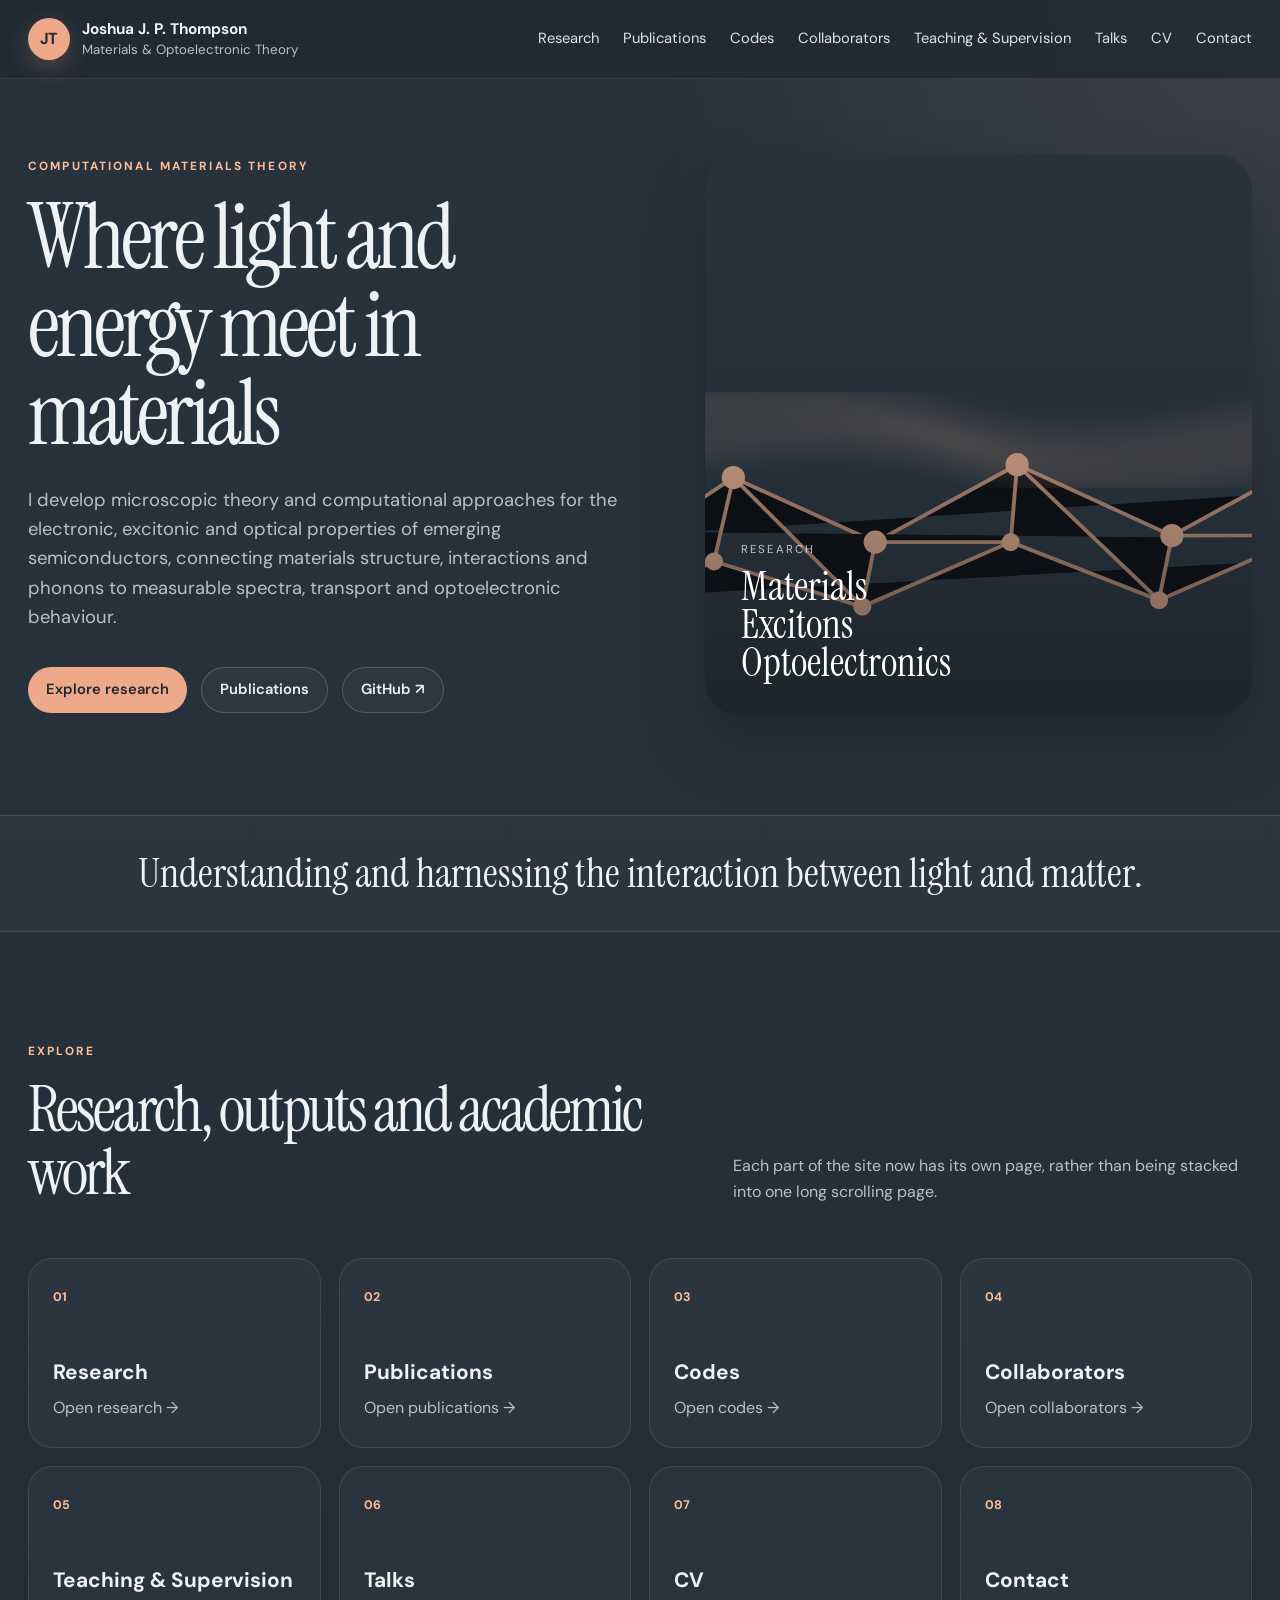
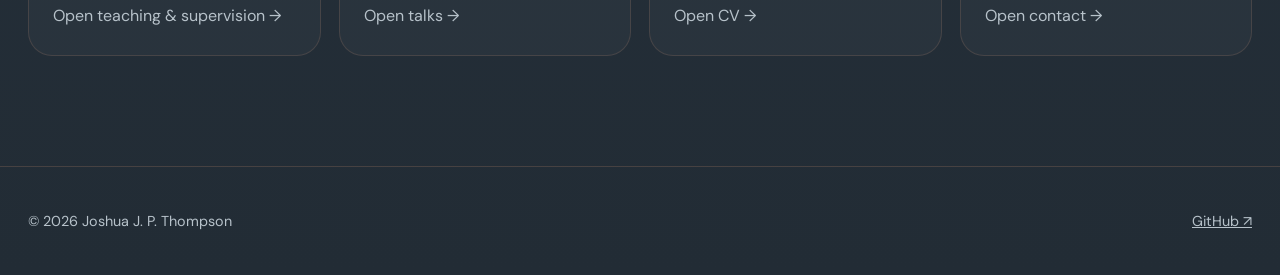
<file: index.html>
<!DOCTYPE html>
<html lang="en">
<head>
  <meta charset="UTF-8">
  <meta name="viewport" content="width=device-width, initial-scale=1.0">
  <meta name="description" content="Joshua J. P. Thompson — computational materials theorist working on excitons, optoelectronics, low-dimensional semiconductors and quantum materials.">
  <meta name="theme-color" content="#27323d">
  <title>Materials & Optoelectronic Theory | Joshua J. P. Thompson</title>
  <link rel="preconnect" href="https://fonts.googleapis.com">
  <link rel="preconnect" href="https://fonts.gstatic.com" crossorigin>
  <link href="https://fonts.googleapis.com/css2?family=DM+Sans:wght@400;500;600;700&family=Instrument+Serif:ital@0;1&display=swap" rel="stylesheet">
  <link rel="stylesheet" href="style.css">
  <script defer src="script.js"></script>
</head>
<body>
  <header class="site-header">
    <a class="brand" href="index.html" aria-label="Joshua Thompson home">
      <span class="brand-mark">JT</span>
      <span class="brand-copy">
        <strong>Joshua J. P. Thompson</strong>
        <small>Materials &amp; Optoelectronic Theory</small>
      </span>
    </a>
    <button class="menu-button" aria-label="Open navigation" aria-expanded="false">
      <span></span><span></span><span></span>
    </button>
    <nav class="site-nav" aria-label="Primary navigation">
      <a href="research.html">Research</a>
      <a href="publications.html">Publications</a>
      <a href="codes.html">Codes</a>
      <a href="collaborators.html">Collaborators</a>
      <a href="teaching.html">Teaching &amp; Supervision</a>
      <a href="talks.html">Talks</a>
      <a href="cv.html">CV</a>
      <a href="contact.html">Contact</a>
    </nav>
  </header>
  <main>
    <section class="hero section-wrap">
      <div class="hero-copy">
        <p class="kicker">Computational materials theory</p>
        <h1>Where light and energy meet in materials</h1>
        <p class="hero-lead">
          I develop microscopic theory and computational approaches for the electronic, excitonic and optical
          properties of emerging semiconductors, connecting materials structure, interactions and phonons to
          measurable spectra, transport and optoelectronic behaviour.
        </p>
        <div class="button-row">
          <a class="button button-dark" href="research.html">Explore research</a>
          <a class="button button-light" href="publications.html">Publications</a>
          <a class="button button-light" href="https://github.com/joshuajpthompson" target="_blank" rel="noopener noreferrer">GitHub ↗</a>
        </div>
      </div>
      <div class="hero-art hero-photo" aria-hidden="true">
        <div class="hero-photo-overlay"></div>
        <div class="art-caption">
          <span>Research</span>
          <strong>Materials<br>Excitons<br>Optoelectronics</strong>
        </div>
      </div>
    </section>

    <section class="statement-band">
      <p>Understanding and harnessing the interaction between light and matter.</p>
    </section>

    <section class="section section-wrap home-explore">
      <div class="section-head split-head">
        <div><p class="kicker">Explore</p><h2>Research, outputs and academic work</h2></div>
        <p>Each part of the site now has its own page, rather than being stacked into one long scrolling page.</p>
      </div>
      <div class="page-link-grid">
        <a class="page-link-card" href="research.html"><span>01</span><h3>Research</h3><p>Open research →</p></a>
        <a class="page-link-card" href="publications.html"><span>02</span><h3>Publications</h3><p>Open publications →</p></a>
        <a class="page-link-card" href="codes.html"><span>03</span><h3>Codes</h3><p>Open codes →</p></a>
        <a class="page-link-card" href="collaborators.html"><span>04</span><h3>Collaborators</h3><p>Open collaborators →</p></a>
        <a class="page-link-card" href="teaching.html"><span>05</span><h3>Teaching &amp; Supervision</h3><p>Open teaching &amp; supervision →</p></a>
        <a class="page-link-card" href="talks.html"><span>06</span><h3>Talks</h3><p>Open talks →</p></a>
        <a class="page-link-card" href="cv.html"><span>07</span><h3>CV</h3><p>Open CV →</p></a>
        <a class="page-link-card" href="contact.html"><span>08</span><h3>Contact</h3><p>Open contact →</p></a>
      </div>
    </section>
  </main>
  <footer class="site-footer section-wrap"><p>© <span id="year"></span> Joshua J. P. Thompson</p><p><a href="https://github.com/joshuajpthompson" target="_blank" rel="noopener noreferrer">GitHub ↗</a></p></footer>
</body>
</html>
</file>
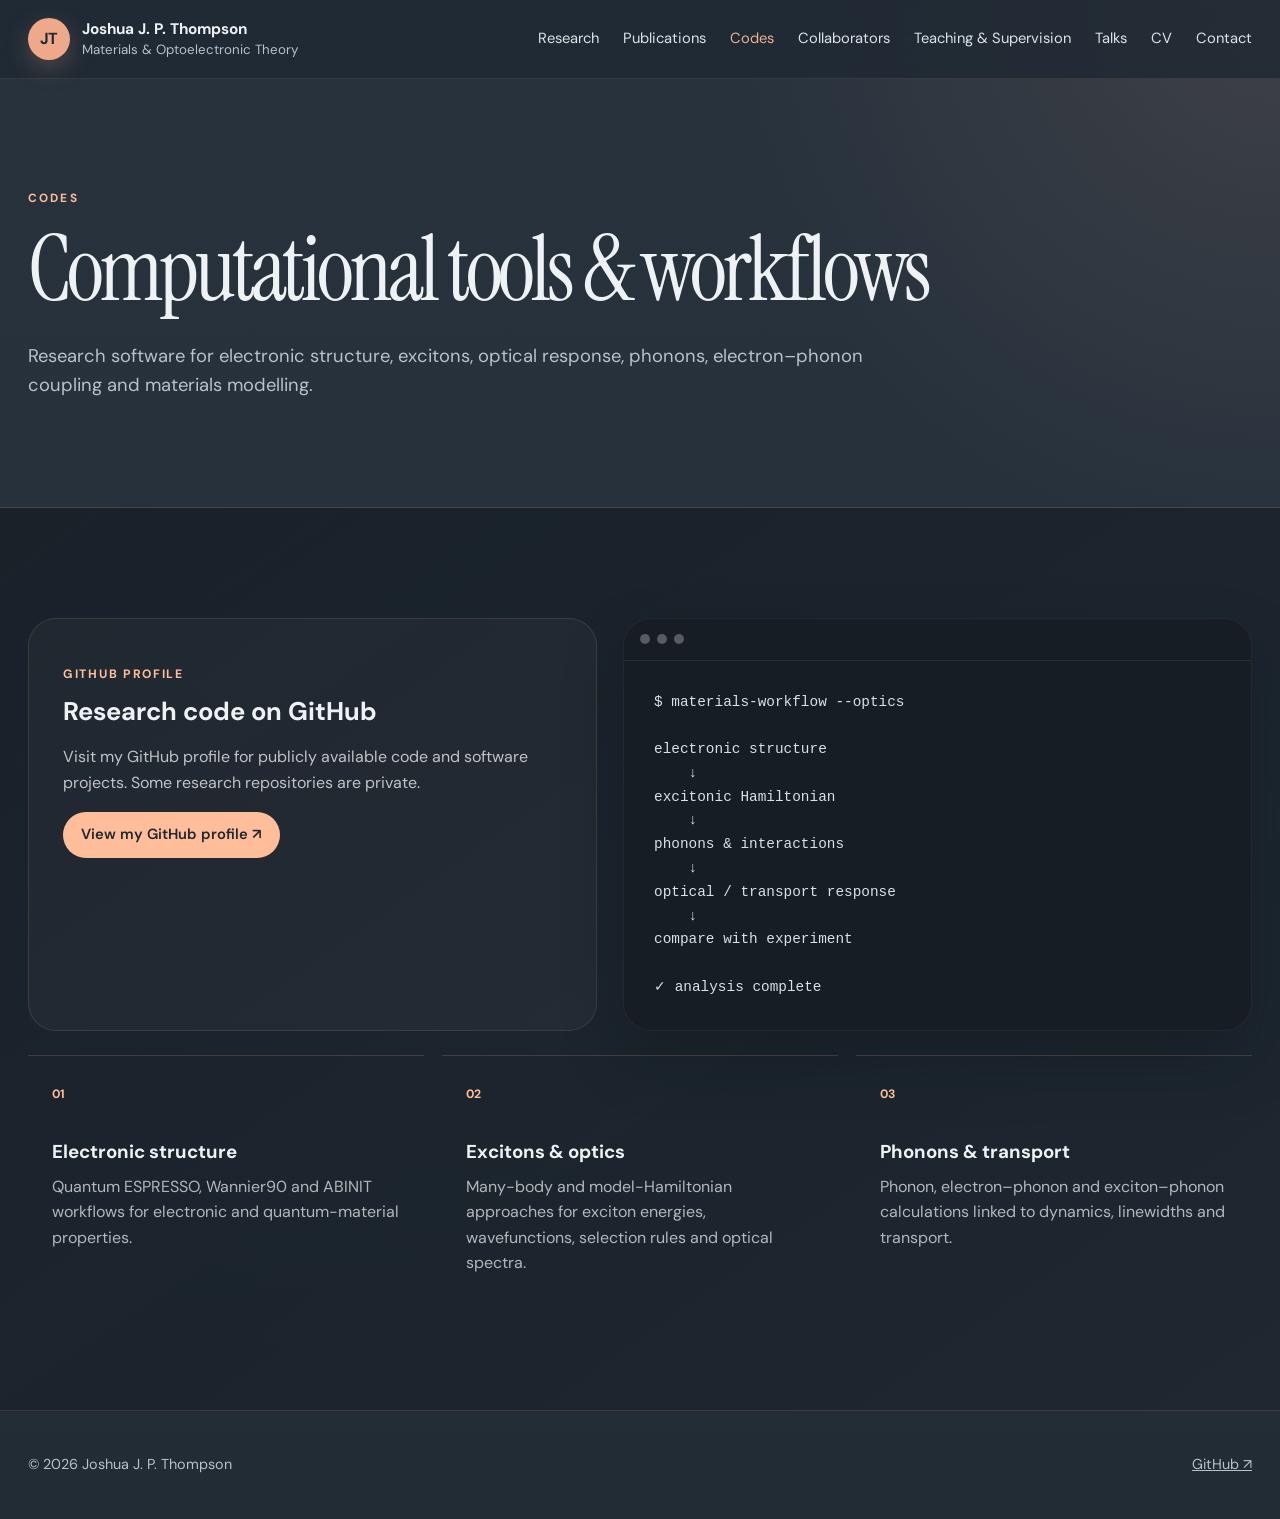
<file: codes.html>
<!DOCTYPE html>
<html lang="en">
<head>
  <meta charset="UTF-8">
  <meta name="viewport" content="width=device-width, initial-scale=1.0">
  <meta name="description" content="Computational tools and workflows used and developed by Joshua J. P. Thompson.">
  <meta name="theme-color" content="#27323d">
  <title>Codes | Joshua J. P. Thompson</title>
  <link rel="preconnect" href="https://fonts.googleapis.com">
  <link rel="preconnect" href="https://fonts.gstatic.com" crossorigin>
  <link href="https://fonts.googleapis.com/css2?family=DM+Sans:wght@400;500;600;700&family=Instrument+Serif:ital@0;1&display=swap" rel="stylesheet">
  <link rel="stylesheet" href="style.css">
  <script defer src="script.js"></script>
</head>
<body>
  <header class="site-header">
    <a class="brand" href="index.html" aria-label="Joshua Thompson home">
      <span class="brand-mark">JT</span>
      <span class="brand-copy">
        <strong>Joshua J. P. Thompson</strong>
        <small>Materials &amp; Optoelectronic Theory</small>
      </span>
    </a>
    <button class="menu-button" aria-label="Open navigation" aria-expanded="false">
      <span></span><span></span><span></span>
    </button>
    <nav class="site-nav" aria-label="Primary navigation">
      <a href="research.html">Research</a>
      <a href="publications.html">Publications</a>
      <a href="codes.html" class="active" aria-current="page">Codes</a>
      <a href="collaborators.html">Collaborators</a>
      <a href="teaching.html">Teaching &amp; Supervision</a>
      <a href="talks.html">Talks</a>
      <a href="cv.html">CV</a>
      <a href="contact.html">Contact</a>
    </nav>
  </header>
  <main>
    <section class="page-hero section-wrap">
      <p class="kicker">Codes</p>
      <h1>Computational tools &amp; workflows</h1>
      <p class="hero-lead">Research software for electronic structure, excitons, optical response, phonons, electron–phonon coupling and materials modelling.</p>
    </section>
    <section class="section codes-section">
      <div class="section-wrap">
        <div class="code-showcase">
          <div class="code-copy"><p class="code-status">GitHub profile</p><h3>Research code on GitHub</h3><p>Visit my GitHub profile for publicly available code and software projects. Some research repositories are private.</p><a class="button button-warm" href="https://github.com/joshuajpthompson" target="_blank" rel="noopener noreferrer">View my GitHub profile ↗</a></div>
          <div class="terminal"><div class="terminal-top"><span></span><span></span><span></span></div><pre><code>$ materials-workflow --optics

electronic structure
    ↓
excitonic Hamiltonian
    ↓
phonons & interactions
    ↓
optical / transport response
    ↓
compare with experiment

✓ analysis complete</code></pre></div>
        </div>
        <div class="code-grid">
          <article><span>01</span><h3>Electronic structure</h3><p>Quantum ESPRESSO, Wannier90 and ABINIT workflows for electronic and quantum-material properties.</p></article>
          <article><span>02</span><h3>Excitons &amp; optics</h3><p>Many-body and model-Hamiltonian approaches for exciton energies, wavefunctions, selection rules and optical spectra.</p></article>
          <article><span>03</span><h3>Phonons &amp; transport</h3><p>Phonon, electron–phonon and exciton–phonon calculations linked to dynamics, linewidths and transport.</p></article>
        </div>
      </div>
    </section>
  </main>
  <footer class="site-footer section-wrap"><p>© <span id="year"></span> Joshua J. P. Thompson</p><p><a href="https://github.com/joshuajpthompson" target="_blank" rel="noopener noreferrer">GitHub ↗</a></p></footer>
</body>
</html>
</file>
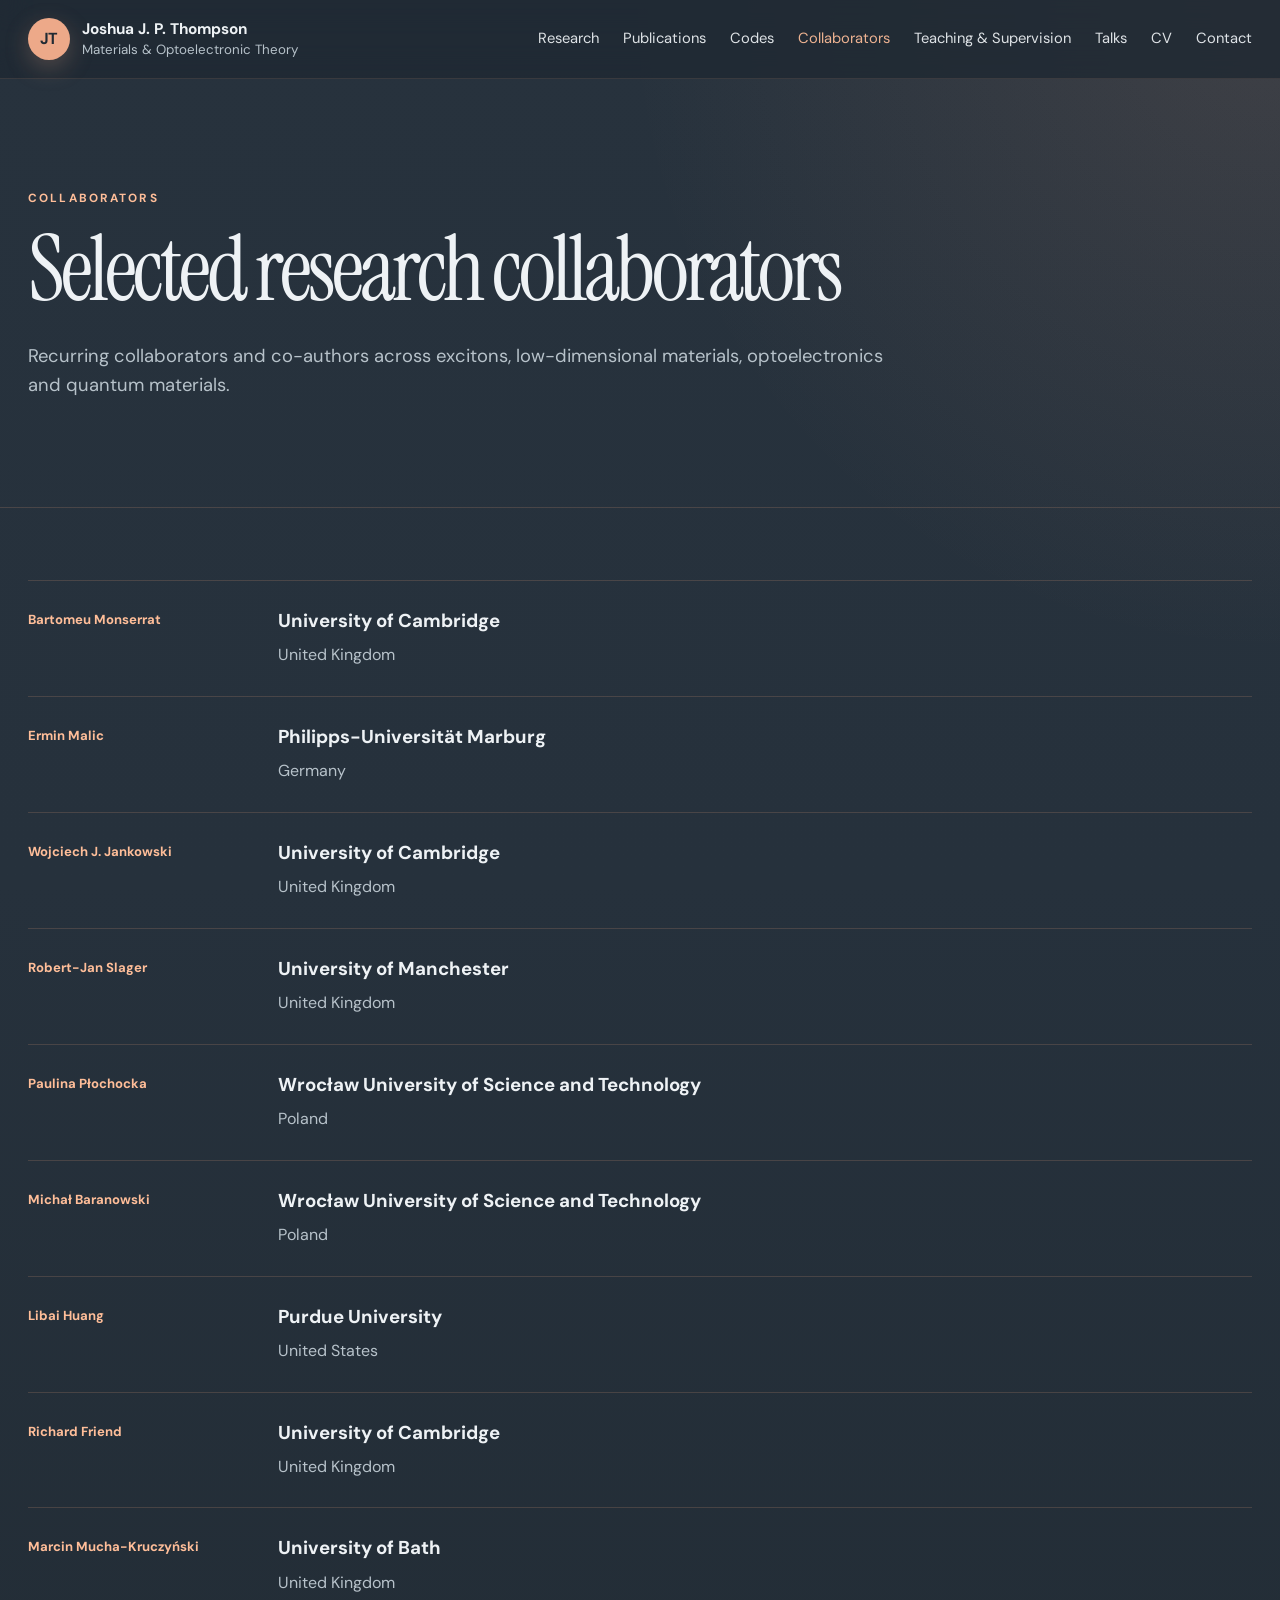
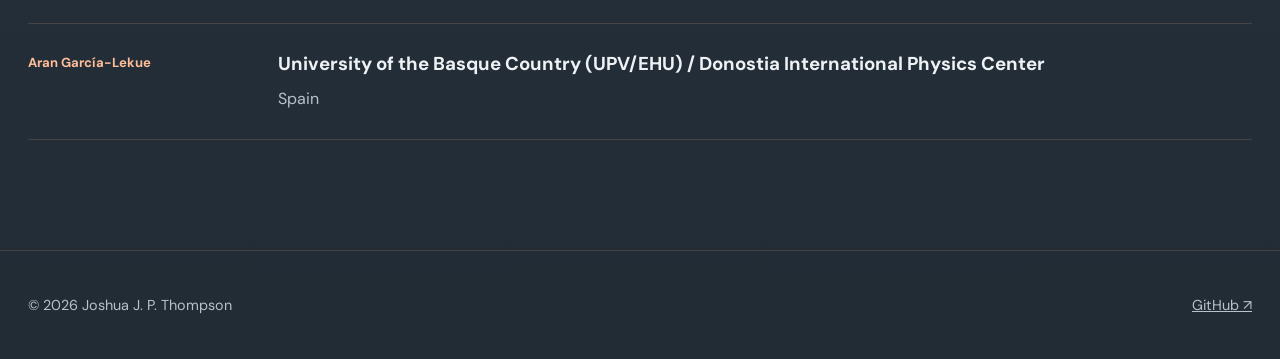
<file: collaborators.html>
<!DOCTYPE html>
<html lang="en">
<head>
  <meta charset="UTF-8">
  <meta name="viewport" content="width=device-width, initial-scale=1.0">
  <meta name="description" content="Selected research collaborators of Joshua J. P. Thompson.">
  <meta name="theme-color" content="#27323d">
  <title>Collaborators | Joshua J. P. Thompson</title>
  <link rel="preconnect" href="https://fonts.googleapis.com">
  <link rel="preconnect" href="https://fonts.gstatic.com" crossorigin>
  <link href="https://fonts.googleapis.com/css2?family=DM+Sans:wght@400;500;600;700&family=Instrument+Serif:ital@0;1&display=swap" rel="stylesheet">
  <link rel="stylesheet" href="style.css">
  <script defer src="script.js"></script>
</head>
<body>
  <header class="site-header">
    <a class="brand" href="index.html" aria-label="Joshua Thompson home">
      <span class="brand-mark">JT</span>
      <span class="brand-copy">
        <strong>Joshua J. P. Thompson</strong>
        <small>Materials &amp; Optoelectronic Theory</small>
      </span>
    </a>
    <button class="menu-button" aria-label="Open navigation" aria-expanded="false">
      <span></span><span></span><span></span>
    </button>
    <nav class="site-nav" aria-label="Primary navigation">
      <a href="research.html">Research</a>
      <a href="publications.html">Publications</a>
      <a href="codes.html">Codes</a>
      <a href="collaborators.html" class="active" aria-current="page">Collaborators</a>
      <a href="teaching.html">Teaching &amp; Supervision</a>
      <a href="talks.html">Talks</a>
      <a href="cv.html">CV</a>
      <a href="contact.html">Contact</a>
    </nav>
  </header>
  <main>
    <section class="page-hero section-wrap">
      <p class="kicker">Collaborators</p>
      <h1>Selected research collaborators</h1>
      <p class="hero-lead">Recurring collaborators and co-authors across excitons, low-dimensional materials, optoelectronics and quantum materials.</p>
    </section>
    <section class="section section-wrap page-content">
      <div class="timeline">
        <article class="timeline-item"><span class="timeline-label">Bartomeu Monserrat</span><div><h3>University of Cambridge</h3><p>United Kingdom</p></div></article>
        <article class="timeline-item"><span class="timeline-label">Ermin Malic</span><div><h3>Philipps-Universität Marburg</h3><p>Germany</p></div></article>
        <article class="timeline-item"><span class="timeline-label">Wojciech J. Jankowski</span><div><h3>University of Cambridge</h3><p>United Kingdom</p></div></article>
        <article class="timeline-item"><span class="timeline-label">Robert-Jan Slager</span><div><h3>University of Manchester</h3><p>United Kingdom</p></div></article>
        <article class="timeline-item"><span class="timeline-label">Paulina Płochocka</span><div><h3>Wrocław University of Science and Technology</h3><p>Poland</p></div></article>
        <article class="timeline-item"><span class="timeline-label">Michał Baranowski</span><div><h3>Wrocław University of Science and Technology</h3><p>Poland</p></div></article>
        <article class="timeline-item"><span class="timeline-label">Libai Huang</span><div><h3>Purdue University</h3><p>United States</p></div></article>
        <article class="timeline-item"><span class="timeline-label">Richard Friend</span><div><h3>University of Cambridge</h3><p>United Kingdom</p></div></article>
        <article class="timeline-item"><span class="timeline-label">Marcin Mucha-Kruczyński</span><div><h3>University of Bath</h3><p>United Kingdom</p></div></article>
        <article class="timeline-item"><span class="timeline-label">Aran García-Lekue</span><div><h3>University of the Basque Country (UPV/EHU) / Donostia International Physics Center</h3><p>Spain</p></div></article>
      </div>
    </section>
  </main>
  <footer class="site-footer section-wrap"><p>© <span id="year"></span> Joshua J. P. Thompson</p><p><a href="https://github.com/joshuajpthompson" target="_blank" rel="noopener noreferrer">GitHub ↗</a></p></footer>
</body>
</html>
</file>
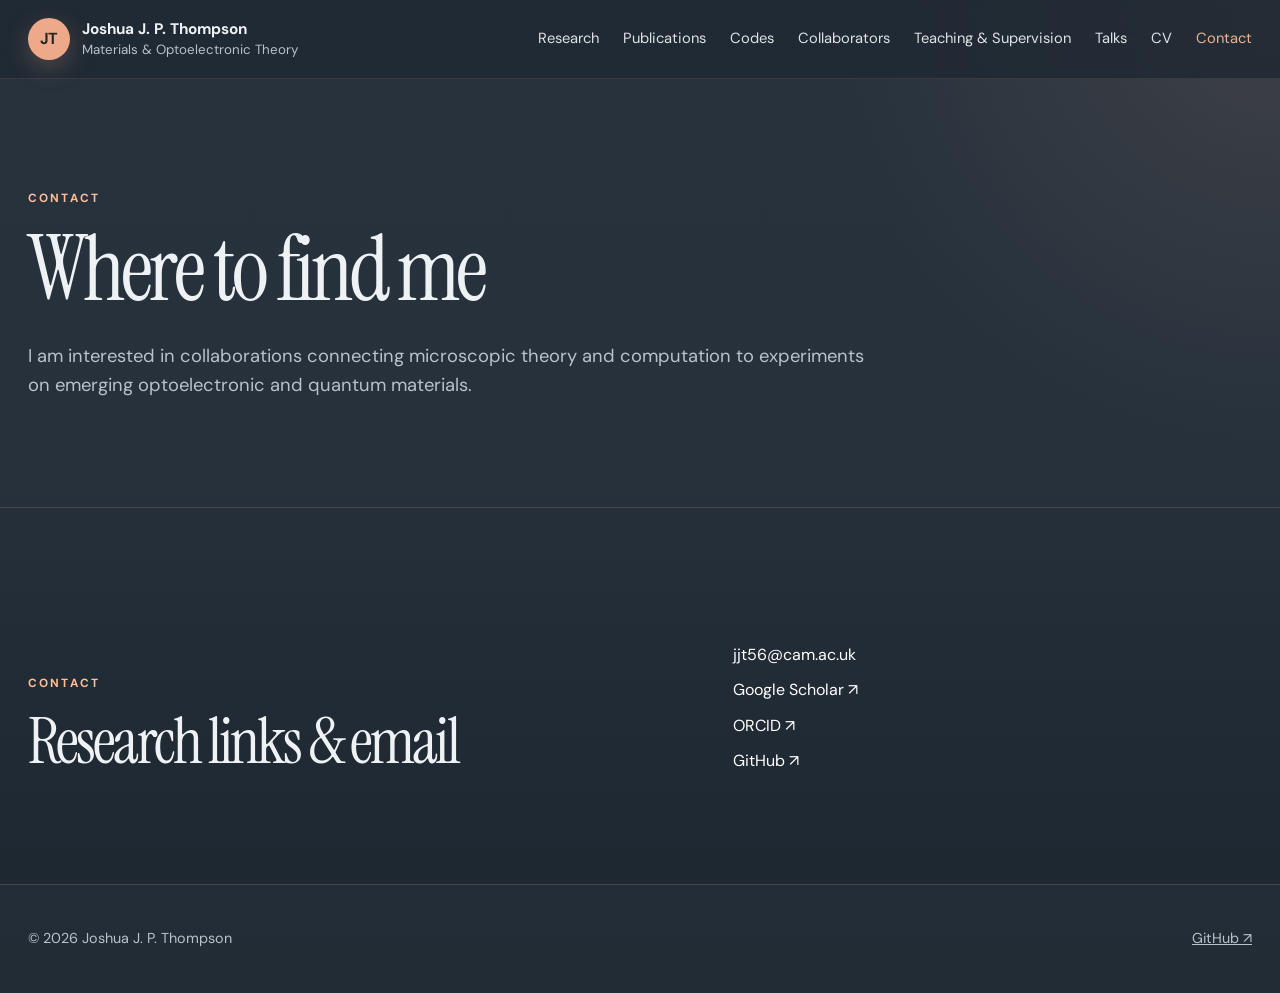
<file: contact.html>
<!DOCTYPE html>
<html lang="en">
<head>
  <meta charset="UTF-8">
  <meta name="viewport" content="width=device-width, initial-scale=1.0">
  <meta name="description" content="Contact details for Joshua J. P. Thompson.">
  <meta name="theme-color" content="#27323d">
  <title>Contact | Joshua J. P. Thompson</title>
  <link rel="preconnect" href="https://fonts.googleapis.com">
  <link rel="preconnect" href="https://fonts.gstatic.com" crossorigin>
  <link href="https://fonts.googleapis.com/css2?family=DM+Sans:wght@400;500;600;700&family=Instrument+Serif:ital@0;1&display=swap" rel="stylesheet">
  <link rel="stylesheet" href="style.css">
  <script defer src="script.js"></script>
</head>
<body>
  <header class="site-header">
    <a class="brand" href="index.html" aria-label="Joshua Thompson home">
      <span class="brand-mark">JT</span>
      <span class="brand-copy">
        <strong>Joshua J. P. Thompson</strong>
        <small>Materials &amp; Optoelectronic Theory</small>
      </span>
    </a>
    <button class="menu-button" aria-label="Open navigation" aria-expanded="false">
      <span></span><span></span><span></span>
    </button>
    <nav class="site-nav" aria-label="Primary navigation">
      <a href="research.html">Research</a>
      <a href="publications.html">Publications</a>
      <a href="codes.html">Codes</a>
      <a href="collaborators.html">Collaborators</a>
      <a href="teaching.html">Teaching &amp; Supervision</a>
      <a href="talks.html">Talks</a>
      <a href="cv.html">CV</a>
      <a href="contact.html" class="active" aria-current="page">Contact</a>
    </nav>
  </header>
  <main>
    <section class="page-hero section-wrap">
      <p class="kicker">Contact</p>
      <h1>Where to find me</h1>
      <p class="hero-lead">I am interested in collaborations connecting microscopic theory and computation to experiments on emerging optoelectronic and quantum materials.</p>
    </section>
    <section class="section contact-section">
      <div class="section-wrap contact-grid">
        <div><p class="kicker kicker-warm">Contact</p><h2>Research links &amp; email</h2></div>
        <div class="contact-copy">
          <div class="contact-links">
            <a href="mailto:jjt56@cam.ac.uk">jjt56@cam.ac.uk</a>
            <a href="https://scholar.google.com/citations?user=zFMD7_kAAAAJ&hl=en" target="_blank" rel="noreferrer">Google Scholar ↗</a>
            <a href="https://orcid.org/0000-0003-1066-0224" target="_blank" rel="noreferrer">ORCID ↗</a>
            <a href="https://github.com/joshuajpthompson" target="_blank" rel="noreferrer">GitHub ↗</a>
          </div>
        </div>
      </div>
    </section>
  </main>
  <footer class="site-footer section-wrap"><p>© <span id="year"></span> Joshua J. P. Thompson</p><p><a href="https://github.com/joshuajpthompson" target="_blank" rel="noopener noreferrer">GitHub ↗</a></p></footer>
</body>
</html>
</file>
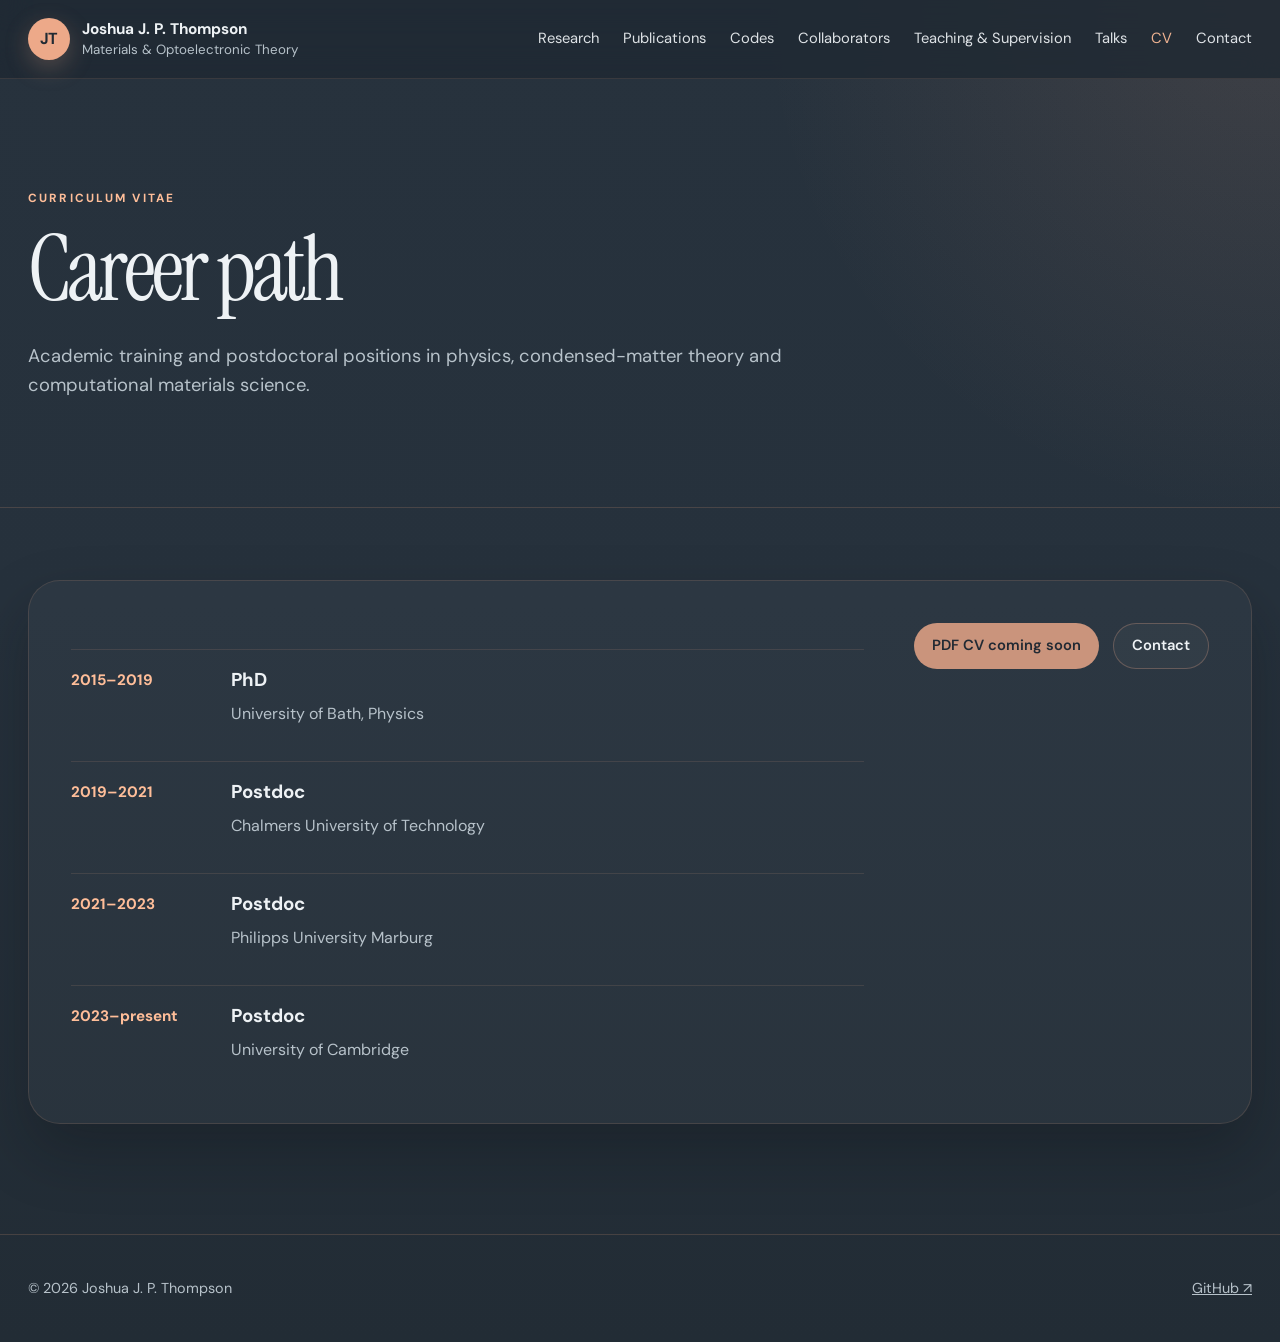
<file: cv.html>
<!DOCTYPE html>
<html lang="en">
<head>
  <meta charset="UTF-8">
  <meta name="viewport" content="width=device-width, initial-scale=1.0">
  <meta name="description" content="Academic career and curriculum vitae of Joshua J. P. Thompson.">
  <meta name="theme-color" content="#27323d">
  <title>CV | Joshua J. P. Thompson</title>
  <link rel="preconnect" href="https://fonts.googleapis.com">
  <link rel="preconnect" href="https://fonts.gstatic.com" crossorigin>
  <link href="https://fonts.googleapis.com/css2?family=DM+Sans:wght@400;500;600;700&family=Instrument+Serif:ital@0;1&display=swap" rel="stylesheet">
  <link rel="stylesheet" href="style.css">
  <script defer src="script.js"></script>
</head>
<body>
  <header class="site-header">
    <a class="brand" href="index.html" aria-label="Joshua Thompson home">
      <span class="brand-mark">JT</span>
      <span class="brand-copy">
        <strong>Joshua J. P. Thompson</strong>
        <small>Materials &amp; Optoelectronic Theory</small>
      </span>
    </a>
    <button class="menu-button" aria-label="Open navigation" aria-expanded="false">
      <span></span><span></span><span></span>
    </button>
    <nav class="site-nav" aria-label="Primary navigation">
      <a href="research.html">Research</a>
      <a href="publications.html">Publications</a>
      <a href="codes.html">Codes</a>
      <a href="collaborators.html">Collaborators</a>
      <a href="teaching.html">Teaching &amp; Supervision</a>
      <a href="talks.html">Talks</a>
      <a href="cv.html" class="active" aria-current="page">CV</a>
      <a href="contact.html">Contact</a>
    </nav>
  </header>
  <main>
    <section class="page-hero section-wrap">
      <p class="kicker">Curriculum vitae</p>
      <h1>Career path</h1>
      <p class="hero-lead">Academic training and postdoctoral positions in physics, condensed-matter theory and computational materials science.</p>
    </section>
    <section class="section section-wrap page-content">
      <div class="cv-panel">
        <div>
          <div class="cv-timeline">
            <article class="cv-item"><span class="cv-years">2015–2019</span><div><h3>PhD</h3><p>University of Bath, Physics</p></div></article>
            <article class="cv-item"><span class="cv-years">2019–2021</span><div><h3>Postdoc</h3><p>Chalmers University of Technology</p></div></article>
            <article class="cv-item"><span class="cv-years">2021–2023</span><div><h3>Postdoc</h3><p>Philipps University Marburg</p></div></article>
            <article class="cv-item"><span class="cv-years">2023–present</span><div><h3>Postdoc</h3><p>University of Cambridge</p></div></article>
          </div>
        </div>
        <div class="cv-actions"><a class="button button-dark disabled-link" href="#" aria-disabled="true">PDF CV coming soon</a><a class="button button-light" href="contact.html">Contact</a></div>
      </div>
    </section>
  </main>
  <footer class="site-footer section-wrap"><p>© <span id="year"></span> Joshua J. P. Thompson</p><p><a href="https://github.com/joshuajpthompson" target="_blank" rel="noopener noreferrer">GitHub ↗</a></p></footer>
</body>
</html>
</file>
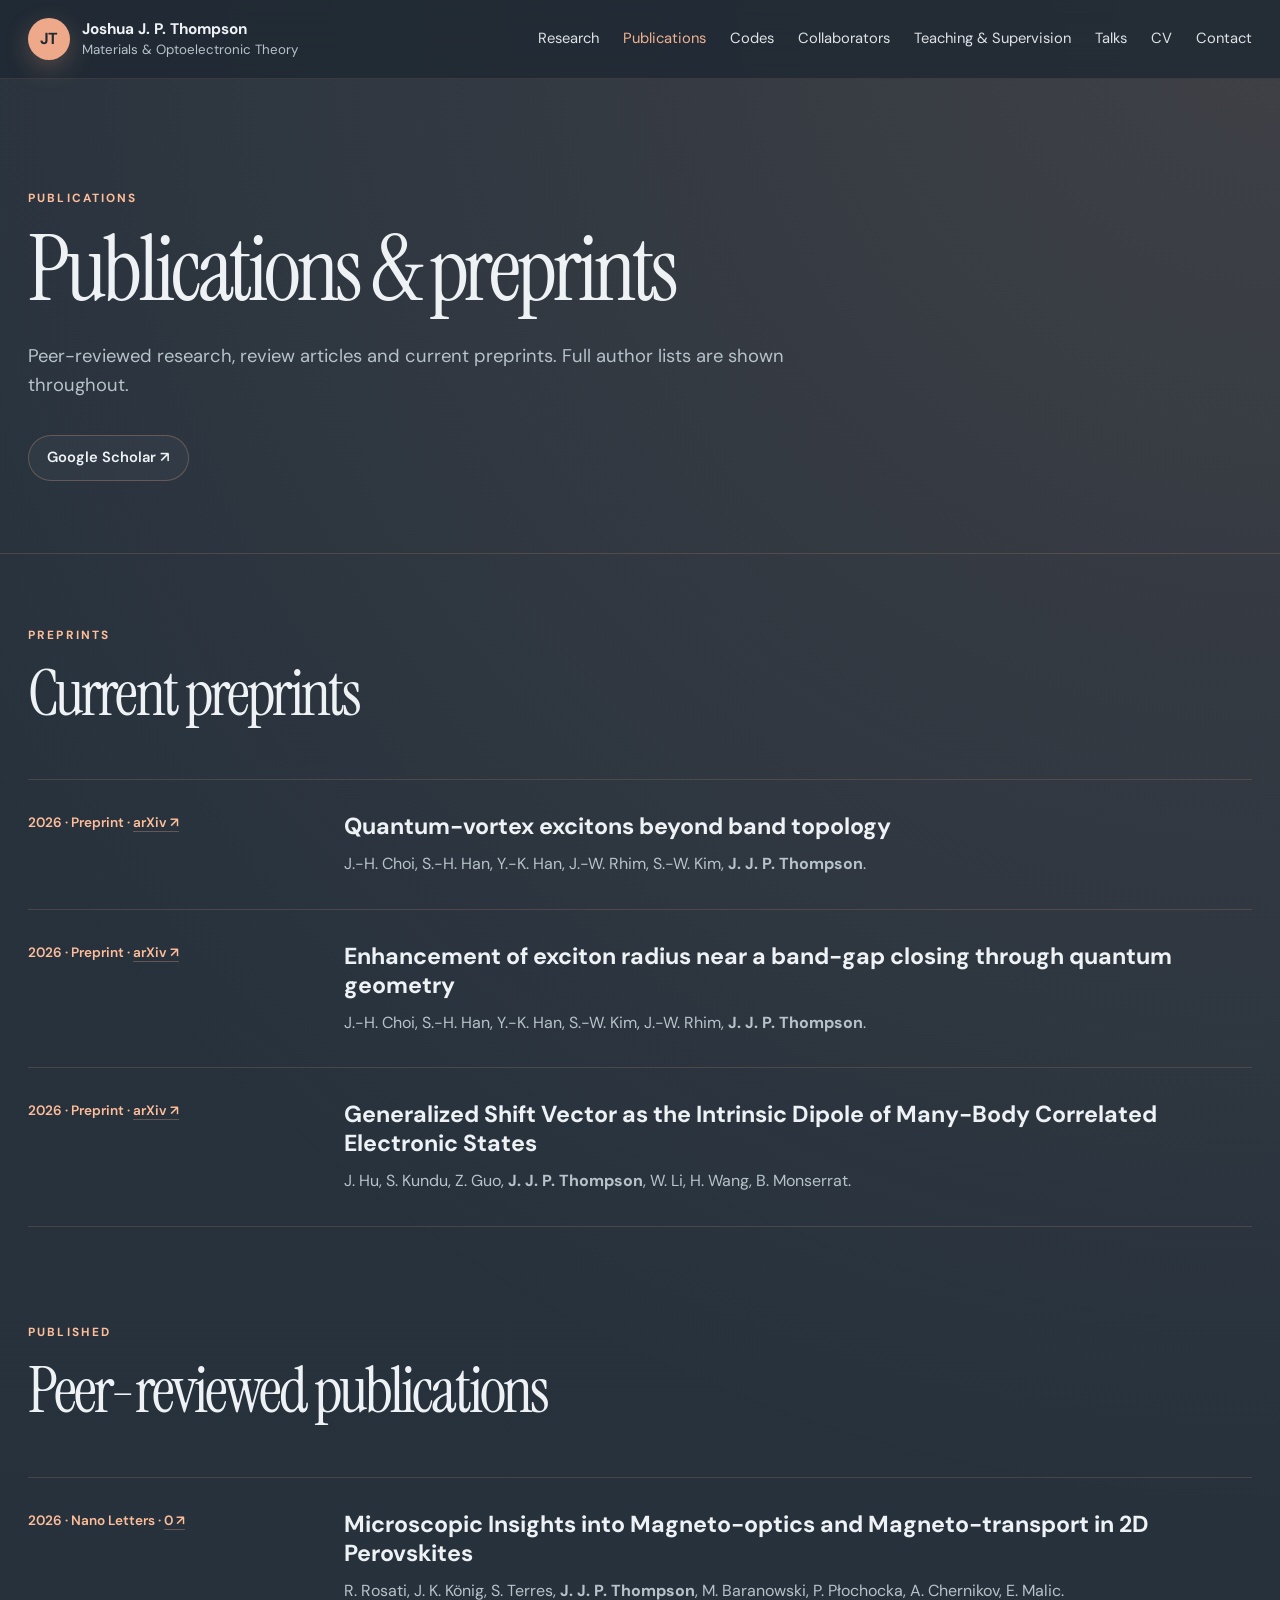
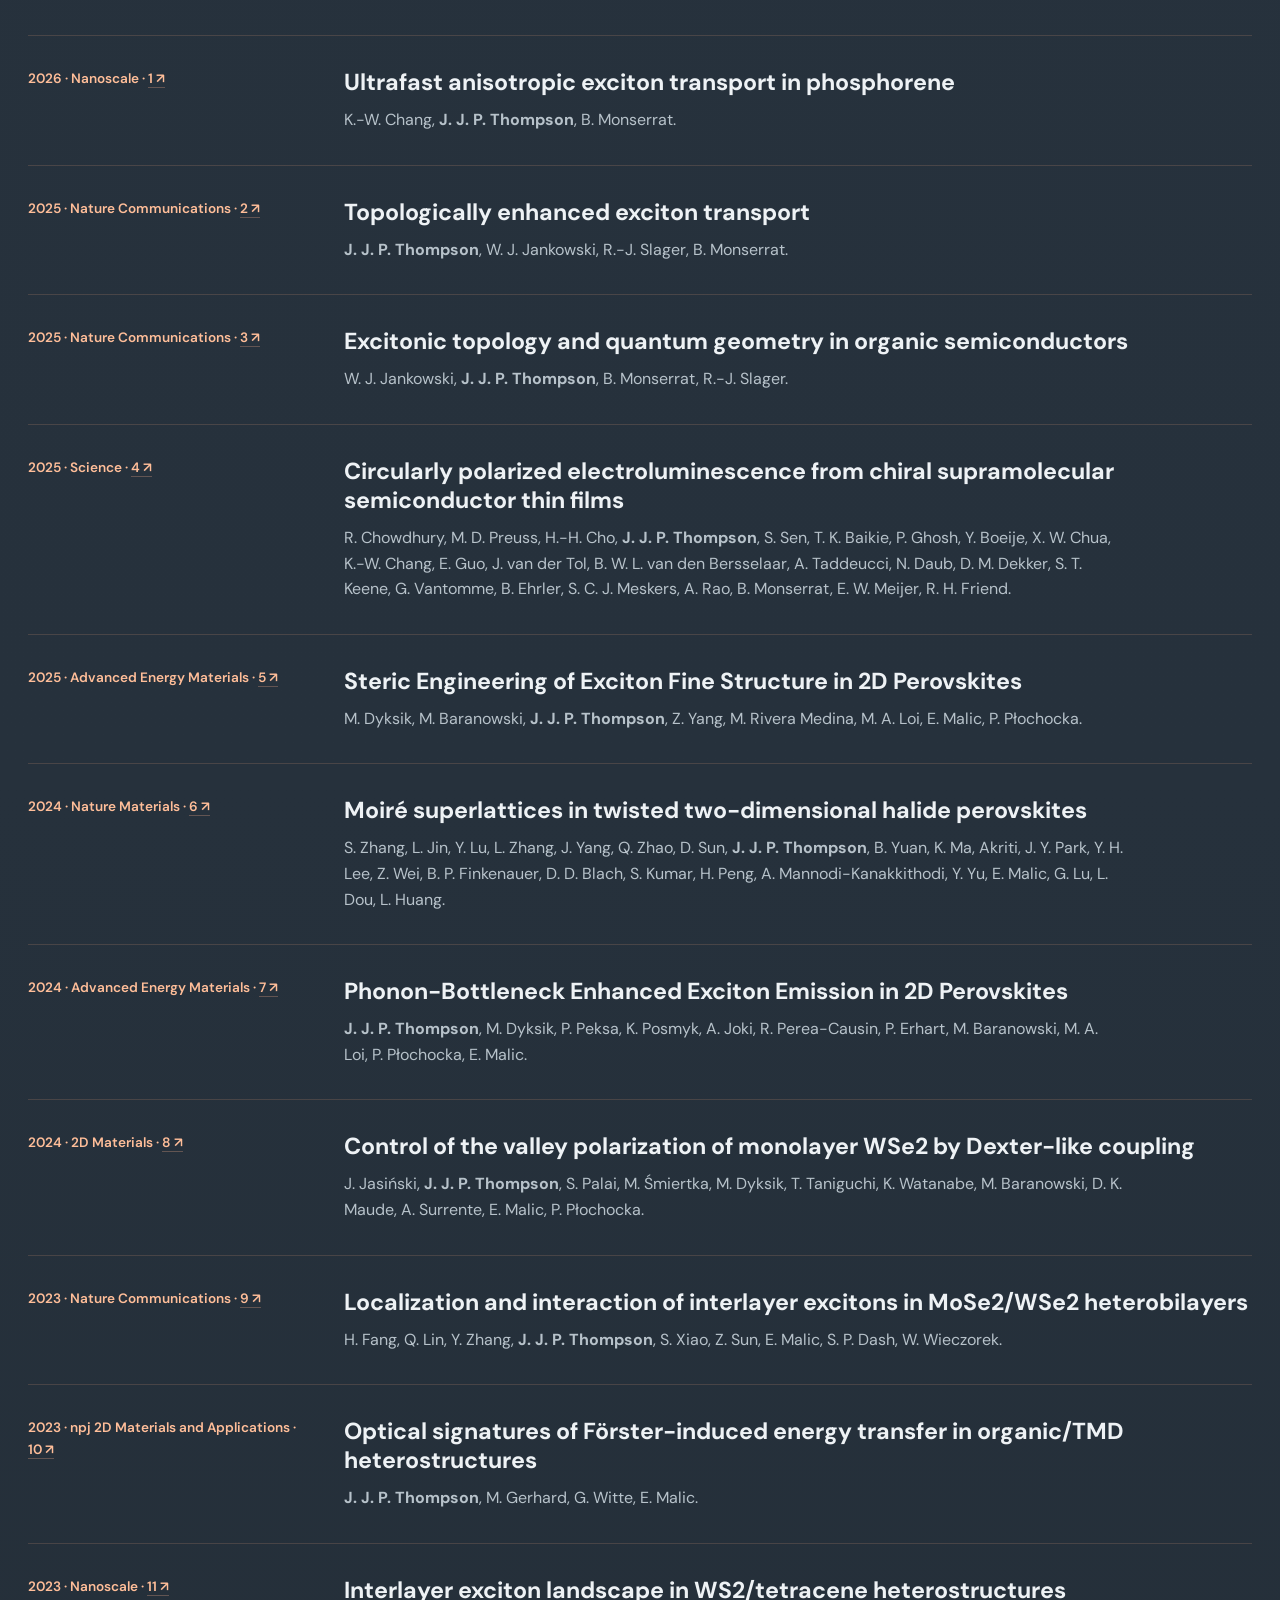
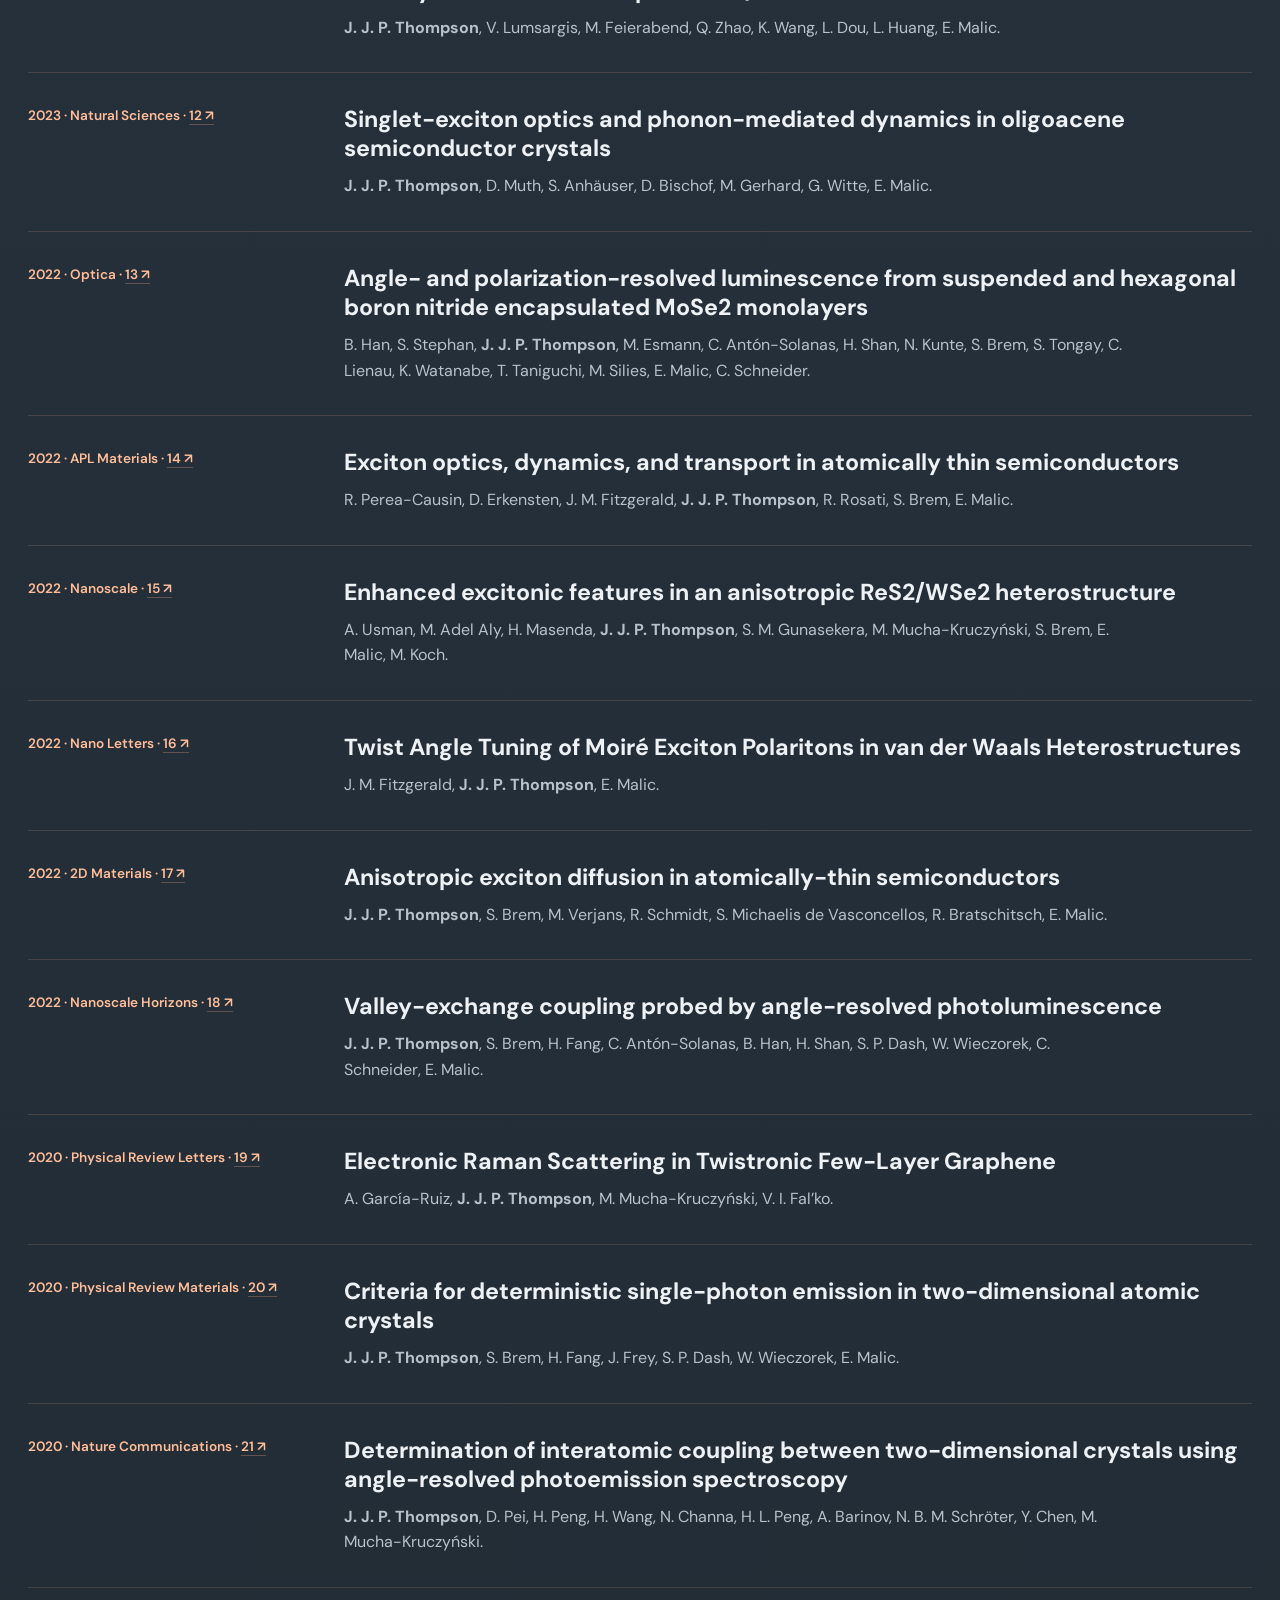
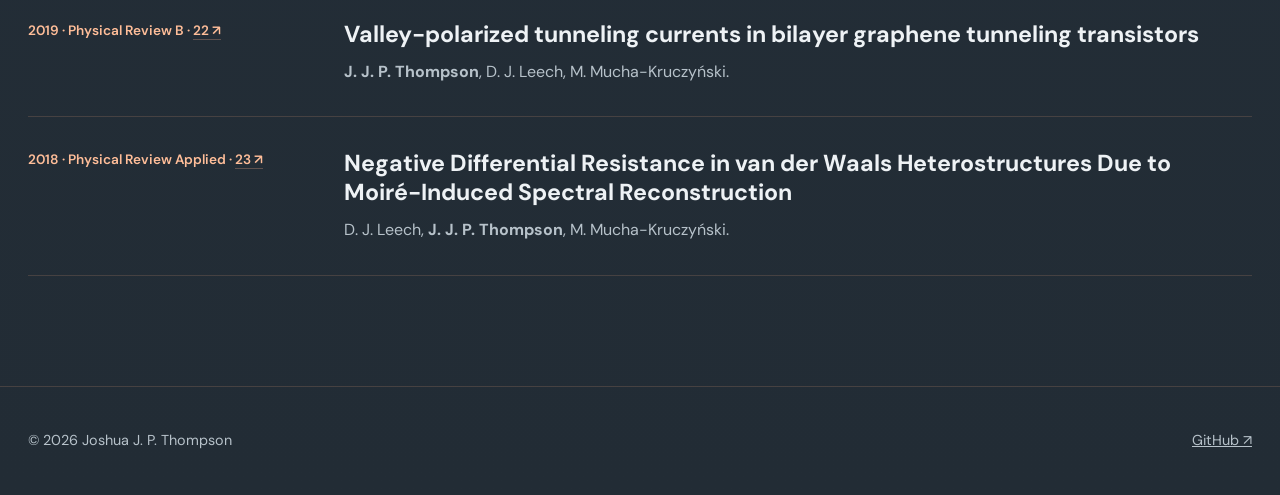
<file: publications.html>
<!DOCTYPE html>
<html lang="en">
<head>
  <meta charset="UTF-8">
  <meta name="viewport" content="width=device-width, initial-scale=1.0">
  <meta name="description" content="Peer-reviewed publications and current preprints by Joshua J. P. Thompson.">
  <meta name="theme-color" content="#27323d">
  <title>Publications | Joshua J. P. Thompson</title>
  <link rel="preconnect" href="https://fonts.googleapis.com">
  <link rel="preconnect" href="https://fonts.gstatic.com" crossorigin>
  <link href="https://fonts.googleapis.com/css2?family=DM+Sans:wght@400;500;600;700&family=Instrument+Serif:ital@0;1&display=swap" rel="stylesheet">
  <link rel="stylesheet" href="style.css">
  <script defer src="script.js"></script>
</head>
<body>
  <header class="site-header">
    <a class="brand" href="index.html" aria-label="Joshua Thompson home">
      <span class="brand-mark">JT</span>
      <span class="brand-copy">
        <strong>Joshua J. P. Thompson</strong>
        <small>Materials &amp; Optoelectronic Theory</small>
      </span>
    </a>
    <button class="menu-button" aria-label="Open navigation" aria-expanded="false">
      <span></span><span></span><span></span>
    </button>
    <nav class="site-nav" aria-label="Primary navigation">
      <a href="research.html">Research</a>
      <a href="publications.html" class="active" aria-current="page">Publications</a>
      <a href="codes.html">Codes</a>
      <a href="collaborators.html">Collaborators</a>
      <a href="teaching.html">Teaching &amp; Supervision</a>
      <a href="talks.html">Talks</a>
      <a href="cv.html">CV</a>
      <a href="contact.html">Contact</a>
    </nav>
  </header>
  <main>
    <section class="page-hero section-wrap">
      <p class="kicker">Publications</p>
      <h1>Publications &amp; preprints</h1>
      <p class="hero-lead">Peer-reviewed research, review articles and current preprints. Full author lists are shown throughout.</p>
      <a class="button button-light" href="https://scholar.google.com/citations?user=zFMD7_kAAAAJ&hl=en" target="_blank" rel="noreferrer">Google Scholar ↗</a>
    </section>

    <section class="section section-wrap page-content">
      <div class="section-head"><p class="kicker">Preprints</p><h2>Current preprints</h2></div>
      <div class="publication-list"><article class="publication-item"><div class="publication-meta">2026 · Preprint · <a href="https://arxiv.org/abs/2610.10175" target="_blank" rel="noreferrer">arXiv ↗</a></div><div><h3>Quantum-vortex excitons beyond band topology</h3><p>J.-H. Choi, S.-H. Han, Y.-K. Han, J.-W. Rhim, S.-W. Kim, <strong>J. J. P. Thompson</strong>.</p></div></article>
<article class="publication-item"><div class="publication-meta">2026 · Preprint · <a href="https://arxiv.org/abs/2607.28731" target="_blank" rel="noreferrer">arXiv ↗</a></div><div><h3>Enhancement of exciton radius near a band-gap closing through quantum geometry</h3><p>J.-H. Choi, S.-H. Han, Y.-K. Han, S.-W. Kim, J.-W. Rhim, <strong>J. J. P. Thompson</strong>.</p></div></article>
<article class="publication-item"><div class="publication-meta">2026 · Preprint · <a href="https://arxiv.org/abs/2605.23431" target="_blank" rel="noreferrer">arXiv ↗</a></div><div><h3>Generalized Shift Vector as the Intrinsic Dipole of Many-Body Correlated Electronic States</h3><p>J. Hu, S. Kundu, Z. Guo, <strong>J. J. P. Thompson</strong>, W. Li, H. Wang, B. Monserrat.</p></div></article></div>

      <div class="section-head publications-subhead"><p class="kicker">Published</p><h2>Peer-reviewed publications</h2></div>
      <div class="publication-list"><article class="publication-item"><div class="publication-meta">2026 · Nano Letters · <a href="https://doi.org/10.1021/acs.nanolett.6c00182" target="_blank" rel="noreferrer">0 ↗</a></div><div><h3>Microscopic Insights into Magneto-optics and Magneto-transport in 2D Perovskites</h3><p>R. Rosati, J. K. König, S. Terres, <strong>J. J. P. Thompson</strong>, M. Baranowski, P. Płochocka, A. Chernikov, E. Malic.</p></div></article>
<article class="publication-item"><div class="publication-meta">2026 · Nanoscale · <a href="https://doi.org/10.1039/D5NR03725E" target="_blank" rel="noreferrer">1 ↗</a></div><div><h3>Ultrafast anisotropic exciton transport in phosphorene</h3><p>K.-W. Chang, <strong>J. J. P. Thompson</strong>, B. Monserrat.</p></div></article>
<article class="publication-item"><div class="publication-meta">2025 · Nature Communications · <a href="https://doi.org/10.1038/s41467-025-66276-9" target="_blank" rel="noreferrer">2 ↗</a></div><div><h3>Topologically enhanced exciton transport</h3><p><strong>J. J. P. Thompson</strong>, W. J. Jankowski, R.-J. Slager, B. Monserrat.</p></div></article>
<article class="publication-item"><div class="publication-meta">2025 · Nature Communications · <a href="https://doi.org/10.1038/s41467-025-59257-5" target="_blank" rel="noreferrer">3 ↗</a></div><div><h3>Excitonic topology and quantum geometry in organic semiconductors</h3><p>W. J. Jankowski, <strong>J. J. P. Thompson</strong>, B. Monserrat, R.-J. Slager.</p></div></article>
<article class="publication-item"><div class="publication-meta">2025 · Science · <a href="https://doi.org/10.1126/science.adt3011" target="_blank" rel="noreferrer">4 ↗</a></div><div><h3>Circularly polarized electroluminescence from chiral supramolecular semiconductor thin films</h3><p>R. Chowdhury, M. D. Preuss, H.-H. Cho, <strong>J. J. P. Thompson</strong>, S. Sen, T. K. Baikie, P. Ghosh, Y. Boeije, X. W. Chua, K.-W. Chang, E. Guo, J. van der Tol, B. W. L. van den Bersselaar, A. Taddeucci, N. Daub, D. M. Dekker, S. T. Keene, G. Vantomme, B. Ehrler, S. C. J. Meskers, A. Rao, B. Monserrat, E. W. Meijer, R. H. Friend.</p></div></article>
<article class="publication-item"><div class="publication-meta">2025 · Advanced Energy Materials · <a href="https://doi.org/10.1002/aenm.202404769" target="_blank" rel="noreferrer">5 ↗</a></div><div><h3>Steric Engineering of Exciton Fine Structure in 2D Perovskites</h3><p>M. Dyksik, M. Baranowski, <strong>J. J. P. Thompson</strong>, Z. Yang, M. Rivera Medina, M. A. Loi, E. Malic, P. Płochocka.</p></div></article>
<article class="publication-item"><div class="publication-meta">2024 · Nature Materials · <a href="https://doi.org/10.1038/s41563-024-01921-0" target="_blank" rel="noreferrer">6 ↗</a></div><div><h3>Moiré superlattices in twisted two-dimensional halide perovskites</h3><p>S. Zhang, L. Jin, Y. Lu, L. Zhang, J. Yang, Q. Zhao, D. Sun, <strong>J. J. P. Thompson</strong>, B. Yuan, K. Ma, Akriti, J. Y. Park, Y. H. Lee, Z. Wei, B. P. Finkenauer, D. D. Blach, S. Kumar, H. Peng, A. Mannodi-Kanakkithodi, Y. Yu, E. Malic, G. Lu, L. Dou, L. Huang.</p></div></article>
<article class="publication-item"><div class="publication-meta">2024 · Advanced Energy Materials · <a href="https://doi.org/10.1002/aenm.202304343" target="_blank" rel="noreferrer">7 ↗</a></div><div><h3>Phonon-Bottleneck Enhanced Exciton Emission in 2D Perovskites</h3><p><strong>J. J. P. Thompson</strong>, M. Dyksik, P. Peksa, K. Posmyk, A. Joki, R. Perea-Causin, P. Erhart, M. Baranowski, M. A. Loi, P. Płochocka, E. Malic.</p></div></article>
<article class="publication-item"><div class="publication-meta">2024 · 2D Materials · <a href="https://doi.org/10.1088/2053-1583/ad1ae8" target="_blank" rel="noreferrer">8 ↗</a></div><div><h3>Control of the valley polarization of monolayer WSe2 by Dexter-like coupling</h3><p>J. Jasiński, <strong>J. J. P. Thompson</strong>, S. Palai, M. Śmiertka, M. Dyksik, T. Taniguchi, K. Watanabe, M. Baranowski, D. K. Maude, A. Surrente, E. Malic, P. Płochocka.</p></div></article>
<article class="publication-item"><div class="publication-meta">2023 · Nature Communications · <a href="https://doi.org/10.1038/s41467-023-42710-8" target="_blank" rel="noreferrer">9 ↗</a></div><div><h3>Localization and interaction of interlayer excitons in MoSe2/WSe2 heterobilayers</h3><p>H. Fang, Q. Lin, Y. Zhang, <strong>J. J. P. Thompson</strong>, S. Xiao, Z. Sun, E. Malic, S. P. Dash, W. Wieczorek.</p></div></article>
<article class="publication-item"><div class="publication-meta">2023 · npj 2D Materials and Applications · <a href="https://doi.org/10.1038/s41699-023-00430-z" target="_blank" rel="noreferrer">10 ↗</a></div><div><h3>Optical signatures of Förster-induced energy transfer in organic/TMD heterostructures</h3><p><strong>J. J. P. Thompson</strong>, M. Gerhard, G. Witte, E. Malic.</p></div></article>
<article class="publication-item"><div class="publication-meta">2023 · Nanoscale · <a href="https://doi.org/10.1039/D2NR02055F" target="_blank" rel="noreferrer">11 ↗</a></div><div><h3>Interlayer exciton landscape in WS2/tetracene heterostructures</h3><p><strong>J. J. P. Thompson</strong>, V. Lumsargis, M. Feierabend, Q. Zhao, K. Wang, L. Dou, L. Huang, E. Malic.</p></div></article>
<article class="publication-item"><div class="publication-meta">2023 · Natural Sciences · <a href="https://doi.org/10.1002/ntls.20220040" target="_blank" rel="noreferrer">12 ↗</a></div><div><h3>Singlet-exciton optics and phonon-mediated dynamics in oligoacene semiconductor crystals</h3><p><strong>J. J. P. Thompson</strong>, D. Muth, S. Anhäuser, D. Bischof, M. Gerhard, G. Witte, E. Malic.</p></div></article>
<article class="publication-item"><div class="publication-meta">2022 · Optica · <a href="https://doi.org/10.1364/OPTICA.464533" target="_blank" rel="noreferrer">13 ↗</a></div><div><h3>Angle- and polarization-resolved luminescence from suspended and hexagonal boron nitride encapsulated MoSe2 monolayers</h3><p>B. Han, S. Stephan, <strong>J. J. P. Thompson</strong>, M. Esmann, C. Antón-Solanas, H. Shan, N. Kunte, S. Brem, S. Tongay, C. Lienau, K. Watanabe, T. Taniguchi, M. Silies, E. Malic, C. Schneider.</p></div></article>
<article class="publication-item"><div class="publication-meta">2022 · APL Materials · <a href="https://doi.org/10.1063/5.0107665" target="_blank" rel="noreferrer">14 ↗</a></div><div><h3>Exciton optics, dynamics, and transport in atomically thin semiconductors</h3><p>R. Perea-Causin, D. Erkensten, J. M. Fitzgerald, <strong>J. J. P. Thompson</strong>, R. Rosati, S. Brem, E. Malic.</p></div></article>
<article class="publication-item"><div class="publication-meta">2022 · Nanoscale · <a href="https://doi.org/10.1039/D2NR01973F" target="_blank" rel="noreferrer">15 ↗</a></div><div><h3>Enhanced excitonic features in an anisotropic ReS2/WSe2 heterostructure</h3><p>A. Usman, M. Adel Aly, H. Masenda, <strong>J. J. P. Thompson</strong>, S. M. Gunasekera, M. Mucha-Kruczyński, S. Brem, E. Malic, M. Koch.</p></div></article>
<article class="publication-item"><div class="publication-meta">2022 · Nano Letters · <a href="https://doi.org/10.1021/acs.nanolett.2c01175" target="_blank" rel="noreferrer">16 ↗</a></div><div><h3>Twist Angle Tuning of Moiré Exciton Polaritons in van der Waals Heterostructures</h3><p>J. M. Fitzgerald, <strong>J. J. P. Thompson</strong>, E. Malic.</p></div></article>
<article class="publication-item"><div class="publication-meta">2022 · 2D Materials · <a href="https://doi.org/10.1088/2053-1583/ac4d13" target="_blank" rel="noreferrer">17 ↗</a></div><div><h3>Anisotropic exciton diffusion in atomically-thin semiconductors</h3><p><strong>J. J. P. Thompson</strong>, S. Brem, M. Verjans, R. Schmidt, S. Michaelis de Vasconcellos, R. Bratschitsch, E. Malic.</p></div></article>
<article class="publication-item"><div class="publication-meta">2022 · Nanoscale Horizons · <a href="https://doi.org/10.1039/D1NH00302J" target="_blank" rel="noreferrer">18 ↗</a></div><div><h3>Valley-exchange coupling probed by angle-resolved photoluminescence</h3><p><strong>J. J. P. Thompson</strong>, S. Brem, H. Fang, C. Antón-Solanas, B. Han, H. Shan, S. P. Dash, W. Wieczorek, C. Schneider, E. Malic.</p></div></article>
<article class="publication-item"><div class="publication-meta">2020 · Physical Review Letters · <a href="https://doi.org/10.1103/PhysRevLett.125.197401" target="_blank" rel="noreferrer">19 ↗</a></div><div><h3>Electronic Raman Scattering in Twistronic Few-Layer Graphene</h3><p>A. García-Ruiz, <strong>J. J. P. Thompson</strong>, M. Mucha-Kruczyński, V. I. Fal’ko.</p></div></article>
<article class="publication-item"><div class="publication-meta">2020 · Physical Review Materials · <a href="https://doi.org/10.1103/PhysRevMaterials.4.084006" target="_blank" rel="noreferrer">20 ↗</a></div><div><h3>Criteria for deterministic single-photon emission in two-dimensional atomic crystals</h3><p><strong>J. J. P. Thompson</strong>, S. Brem, H. Fang, J. Frey, S. P. Dash, W. Wieczorek, E. Malic.</p></div></article>
<article class="publication-item"><div class="publication-meta">2020 · Nature Communications · <a href="https://doi.org/10.1038/s41467-020-17412-0" target="_blank" rel="noreferrer">21 ↗</a></div><div><h3>Determination of interatomic coupling between two-dimensional crystals using angle-resolved photoemission spectroscopy</h3><p><strong>J. J. P. Thompson</strong>, D. Pei, H. Peng, H. Wang, N. Channa, H. L. Peng, A. Barinov, N. B. M. Schröter, Y. Chen, M. Mucha-Kruczyński.</p></div></article>
<article class="publication-item"><div class="publication-meta">2019 · Physical Review B · <a href="https://doi.org/10.1103/PhysRevB.99.085420" target="_blank" rel="noreferrer">22 ↗</a></div><div><h3>Valley-polarized tunneling currents in bilayer graphene tunneling transistors</h3><p><strong>J. J. P. Thompson</strong>, D. J. Leech, M. Mucha-Kruczyński.</p></div></article>
<article class="publication-item"><div class="publication-meta">2018 · Physical Review Applied · <a href="https://doi.org/10.1103/PhysRevApplied.10.034014" target="_blank" rel="noreferrer">23 ↗</a></div><div><h3>Negative Differential Resistance in van der Waals Heterostructures Due to Moiré-Induced Spectral Reconstruction</h3><p>D. J. Leech, <strong>J. J. P. Thompson</strong>, M. Mucha-Kruczyński.</p></div></article></div>
    </section>
  </main>
  <footer class="site-footer section-wrap"><p>© <span id="year"></span> Joshua J. P. Thompson</p><p><a href="https://github.com/joshuajpthompson" target="_blank" rel="noopener noreferrer">GitHub ↗</a></p></footer>
</body>
</html>
</file>
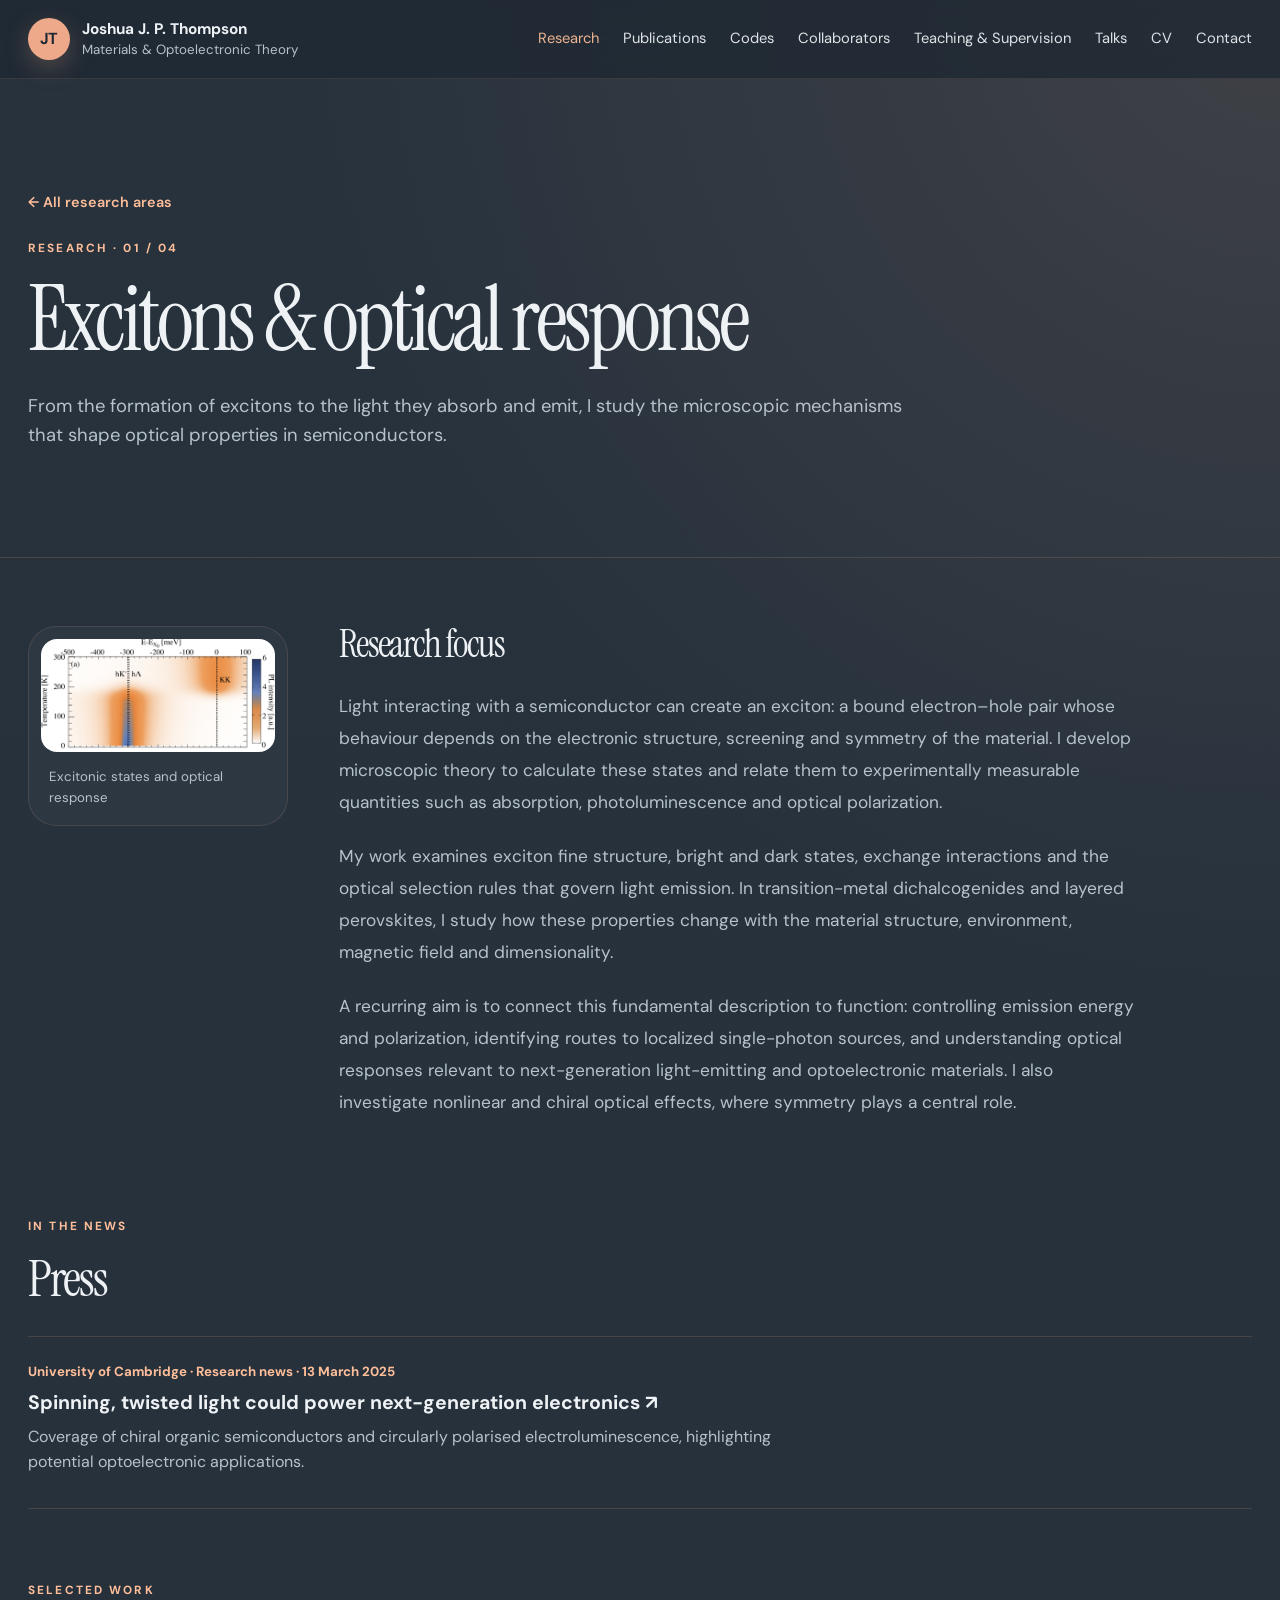
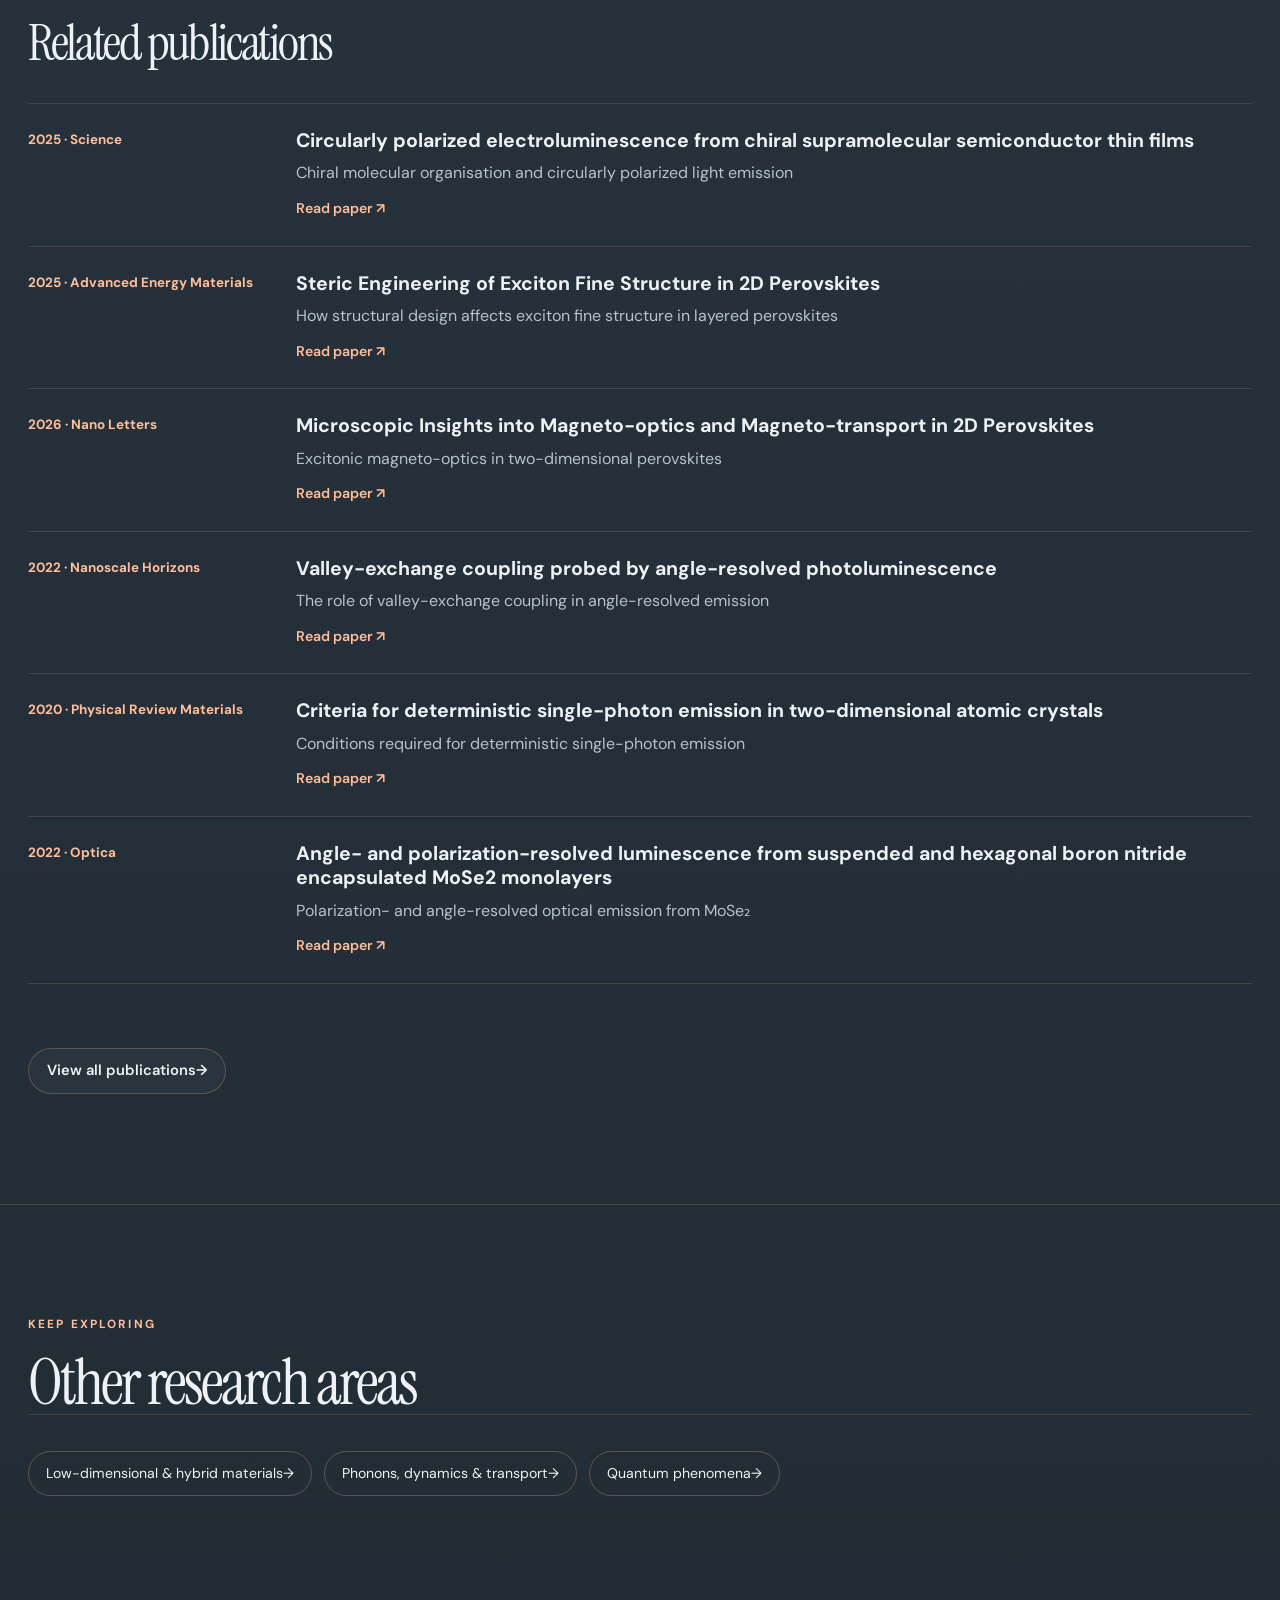
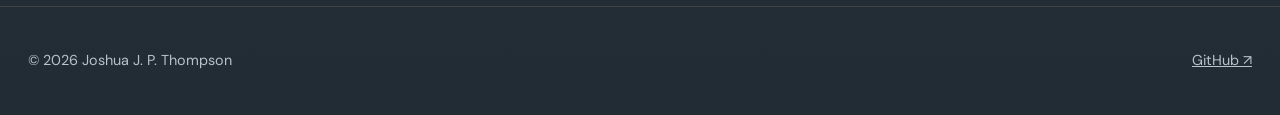
<file: research-excitons.html>
<!DOCTYPE html>
<html lang="en">
<head>
  <meta charset="UTF-8">
  <meta name="viewport" content="width=device-width, initial-scale=1.0">
  <meta name="description" content="From the formation of excitons to the light they absorb and emit, I study the microscopic mechanisms that shape optical properties in semiconductors.">
  <meta name="theme-color" content="#27323d">
  <title>Excitons &amp; optical response | Joshua J. P. Thompson</title>
  <link rel="preconnect" href="https://fonts.googleapis.com">
  <link rel="preconnect" href="https://fonts.gstatic.com" crossorigin>
  <link href="https://fonts.googleapis.com/css2?family=DM+Sans:wght@400;500;600;700&family=Instrument+Serif:ital@0;1&display=swap" rel="stylesheet">
  <link rel="stylesheet" href="style.css">
  <script defer src="script.js"></script>
</head>
<body>
<header class="site-header">
    <a class="brand" href="index.html" aria-label="Joshua Thompson home">
      <span class="brand-mark">JT</span>
      <span class="brand-copy">
        <strong>Joshua J. P. Thompson</strong>
        <small>Materials &amp; Optoelectronic Theory</small>
      </span>
    </a>
    <button class="menu-button" aria-label="Open navigation" aria-expanded="false">
      <span></span><span></span><span></span>
    </button>
    <nav class="site-nav" aria-label="Primary navigation">
      <a href="research.html" class="active" aria-current="page">Research</a>
      <a href="publications.html">Publications</a>
      <a href="codes.html">Codes</a>
      <a href="collaborators.html">Collaborators</a>
      <a href="teaching.html">Teaching &amp; Supervision</a>
      <a href="talks.html">Talks</a>
      <a href="cv.html">CV</a>
      <a href="contact.html">Contact</a>
    </nav>
  </header>
  <main>
    <section class="page-hero section-wrap research-detail-header">
      <a class="research-back-link" href="research.html"><span aria-hidden="true">←</span> All research areas</a>
      <p class="kicker">Research · 01 / 04</p>
      <h1>Excitons &amp; optical response</h1>
      <p class="hero-lead">From the formation of excitons to the light they absorb and emit, I study the microscopic mechanisms that shape optical properties in semiconductors.</p>
    </section>
    <section class="section section-wrap research-detail-section">
      <div class="research-detail-layout">
        <aside class="research-detail-aside">
          <figure>
            <img src="assets/fig14website.png" alt="Research illustration of excitonic states and optical response" loading="lazy">
            <figcaption>Excitonic states and optical response</figcaption>
          </figure>
        </aside>
        <div class="research-detail-body">
          <h2>Research focus</h2>
          <p>Light interacting with a semiconductor can create an exciton: a bound electron–hole pair whose behaviour depends on the electronic structure, screening and symmetry of the material. I develop microscopic theory to calculate these states and relate them to experimentally measurable quantities such as absorption, photoluminescence and optical polarization.</p>
        <p>My work examines exciton fine structure, bright and dark states, exchange interactions and the optical selection rules that govern light emission. In transition-metal dichalcogenides and layered perovskites, I study how these properties change with the material structure, environment, magnetic field and dimensionality.</p>
        <p>A recurring aim is to connect this fundamental description to function: controlling emission energy and polarization, identifying routes to localized single-photon sources, and understanding optical responses relevant to next-generation light-emitting and optoelectronic materials. I also investigate nonlinear and chiral optical effects, where symmetry plays a central role.</p>
        </div>
      </div>
      <section class="research-press" aria-labelledby="press-heading">
        <div class="section-head">
          <p class="kicker">In the news</p>
          <h2 id="press-heading">Press</h2>
        </div>
        <ul class="research-press-list">
          <li>
            <span class="research-press-meta">University of Cambridge · Research news · 13 March 2025</span>
            <h3><a href="https://www.cam.ac.uk/research/news/spinning-twisted-light-could-power-next-generation-electronics" target="_blank" rel="noopener noreferrer">Spinning, twisted light could power next-generation electronics <span aria-hidden="true">↗</span></a></h3>
            <p>Coverage of chiral organic semiconductors and circularly polarised electroluminescence, highlighting potential optoelectronic applications.</p>
          </li>
        </ul>
      </section>
      <section class="research-publications" aria-labelledby="selected-papers">
        <div class="section-head">
          <p class="kicker">Selected work</p>
          <h2 id="selected-papers">Related publications</h2>
        </div>
        <ol class="research-paper-list">
          <li>
        <span class="research-paper-meta">2025 · Science</span>
        <div>
          <h3><a href="https://doi.org/10.1126/science.adt3011" target="_blank" rel="noopener noreferrer">Circularly polarized electroluminescence from chiral supramolecular semiconductor thin films</a></h3>
          <p>Chiral molecular organisation and circularly polarized light emission</p>
          <a class="research-paper-link" href="https://doi.org/10.1126/science.adt3011" target="_blank" rel="noopener noreferrer">Read paper <span aria-hidden="true">↗</span></a>
        </div>
      </li>
      <li>
        <span class="research-paper-meta">2025 · Advanced Energy Materials</span>
        <div>
          <h3><a href="https://doi.org/10.1002/aenm.202404769" target="_blank" rel="noopener noreferrer">Steric Engineering of Exciton Fine Structure in 2D Perovskites</a></h3>
          <p>How structural design affects exciton fine structure in layered perovskites</p>
          <a class="research-paper-link" href="https://doi.org/10.1002/aenm.202404769" target="_blank" rel="noopener noreferrer">Read paper <span aria-hidden="true">↗</span></a>
        </div>
      </li>
      <li>
        <span class="research-paper-meta">2026 · Nano Letters</span>
        <div>
          <h3><a href="https://doi.org/10.1021/acs.nanolett.6c00182" target="_blank" rel="noopener noreferrer">Microscopic Insights into Magneto-optics and Magneto-transport in 2D Perovskites</a></h3>
          <p>Excitonic magneto-optics in two-dimensional perovskites</p>
          <a class="research-paper-link" href="https://doi.org/10.1021/acs.nanolett.6c00182" target="_blank" rel="noopener noreferrer">Read paper <span aria-hidden="true">↗</span></a>
        </div>
      </li>
      <li>
        <span class="research-paper-meta">2022 · Nanoscale Horizons</span>
        <div>
          <h3><a href="https://doi.org/10.1039/D1NH00302J" target="_blank" rel="noopener noreferrer">Valley-exchange coupling probed by angle-resolved photoluminescence</a></h3>
          <p>The role of valley-exchange coupling in angle-resolved emission</p>
          <a class="research-paper-link" href="https://doi.org/10.1039/D1NH00302J" target="_blank" rel="noopener noreferrer">Read paper <span aria-hidden="true">↗</span></a>
        </div>
      </li>
      <li>
        <span class="research-paper-meta">2020 · Physical Review Materials</span>
        <div>
          <h3><a href="https://doi.org/10.1103/PhysRevMaterials.4.084006" target="_blank" rel="noopener noreferrer">Criteria for deterministic single-photon emission in two-dimensional atomic crystals</a></h3>
          <p>Conditions required for deterministic single-photon emission</p>
          <a class="research-paper-link" href="https://doi.org/10.1103/PhysRevMaterials.4.084006" target="_blank" rel="noopener noreferrer">Read paper <span aria-hidden="true">↗</span></a>
        </div>
      </li>
      <li>
        <span class="research-paper-meta">2022 · Optica</span>
        <div>
          <h3><a href="https://doi.org/10.1364/OPTICA.464533" target="_blank" rel="noopener noreferrer">Angle- and polarization-resolved luminescence from suspended and hexagonal boron nitride encapsulated MoSe2 monolayers</a></h3>
          <p>Polarization- and angle-resolved optical emission from MoSe₂</p>
          <a class="research-paper-link" href="https://doi.org/10.1364/OPTICA.464533" target="_blank" rel="noopener noreferrer">Read paper <span aria-hidden="true">↗</span></a>
        </div>
      </li>
        </ol>
        <a class="button button-light research-more-publications" href="publications.html">View all publications <span aria-hidden="true">→</span></a>
      </section>
    </section>
    <section class="section section-wrap">
      <p class="kicker">Keep exploring</p>
      <h2>Other research areas</h2>
      <nav class="research-topic-nav" aria-label="Other research areas">
        <a href="research-materials.html">Low-dimensional &amp; hybrid materials <span aria-hidden="true">→</span></a>
        <a href="research-transport.html">Phonons, dynamics &amp; transport <span aria-hidden="true">→</span></a>
        <a href="research-quantum.html">Quantum phenomena <span aria-hidden="true">→</span></a>
      </nav>
    </section>
  </main>
<footer class="site-footer section-wrap"><p>© <span id="year"></span> Joshua J. P. Thompson</p><p><a href="https://github.com/joshuajpthompson" target="_blank" rel="noopener noreferrer">GitHub ↗</a></p></footer>
</body>
</html>
</file>
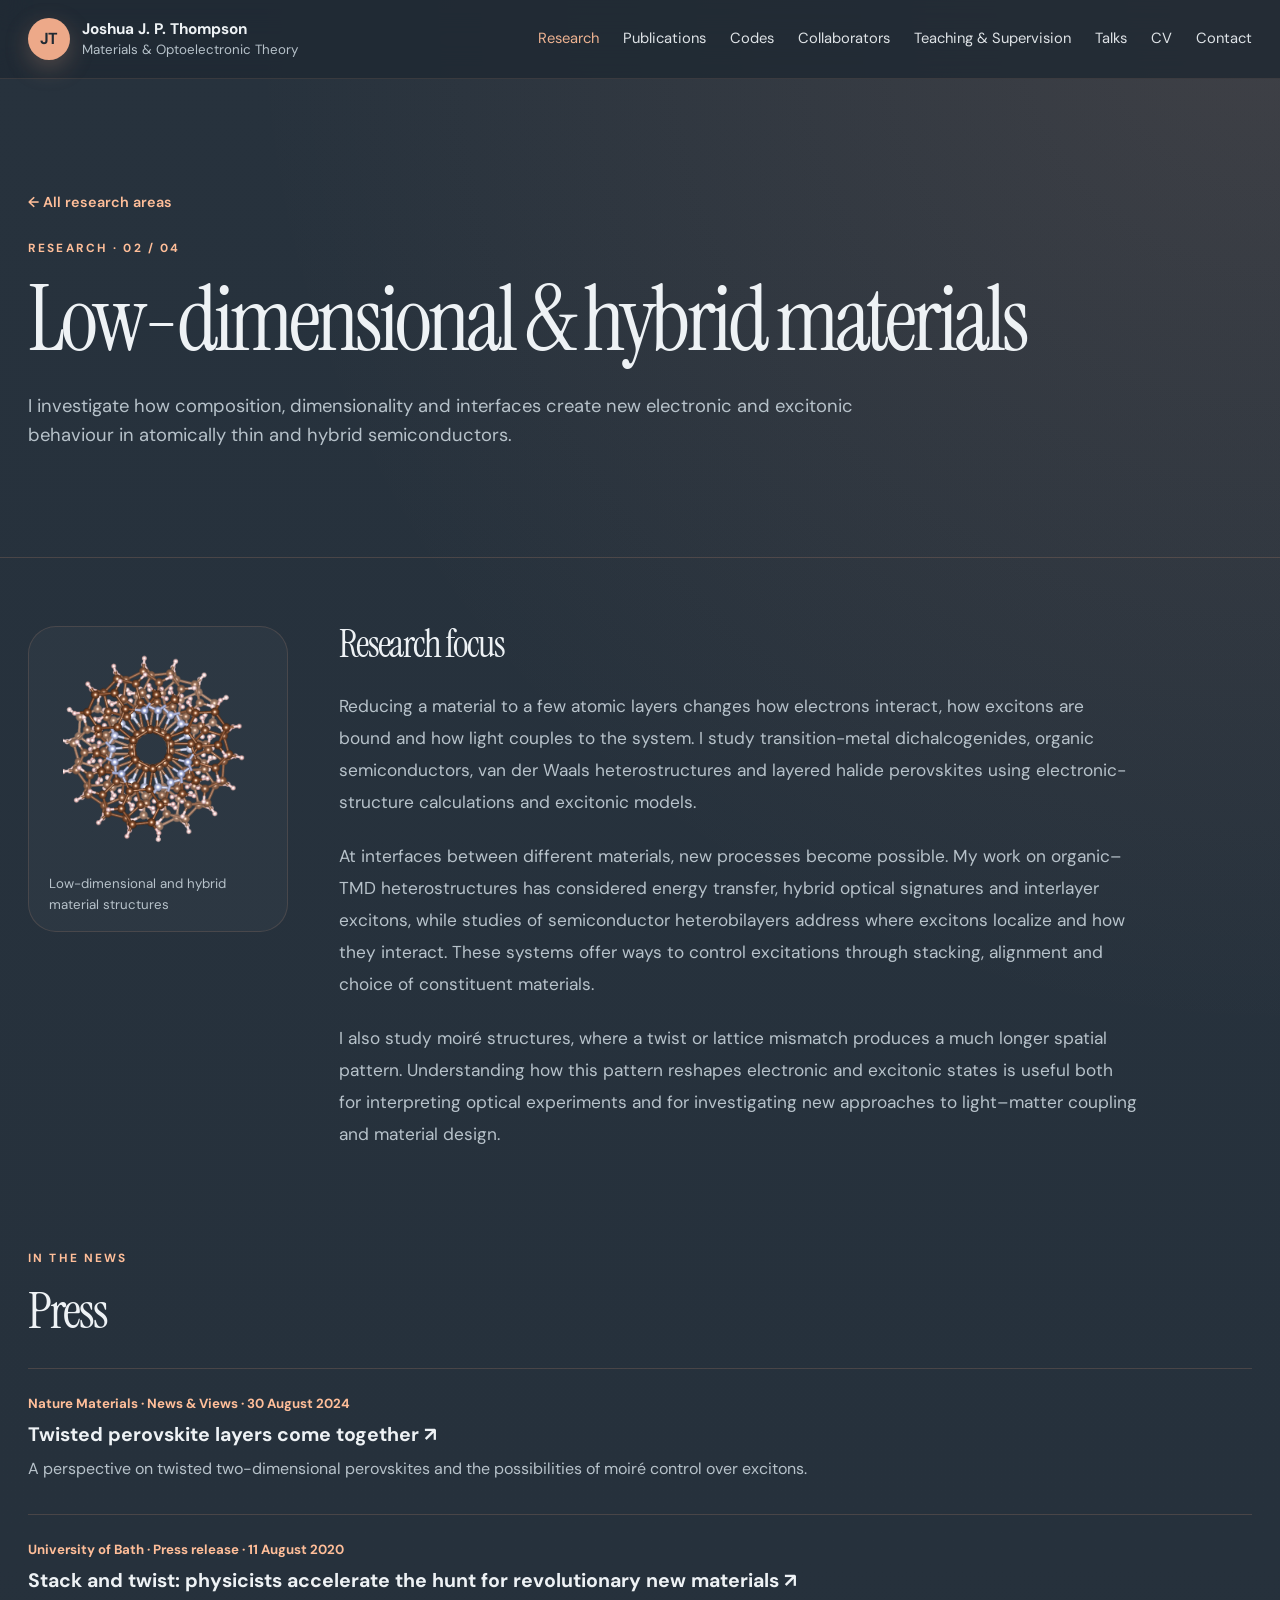
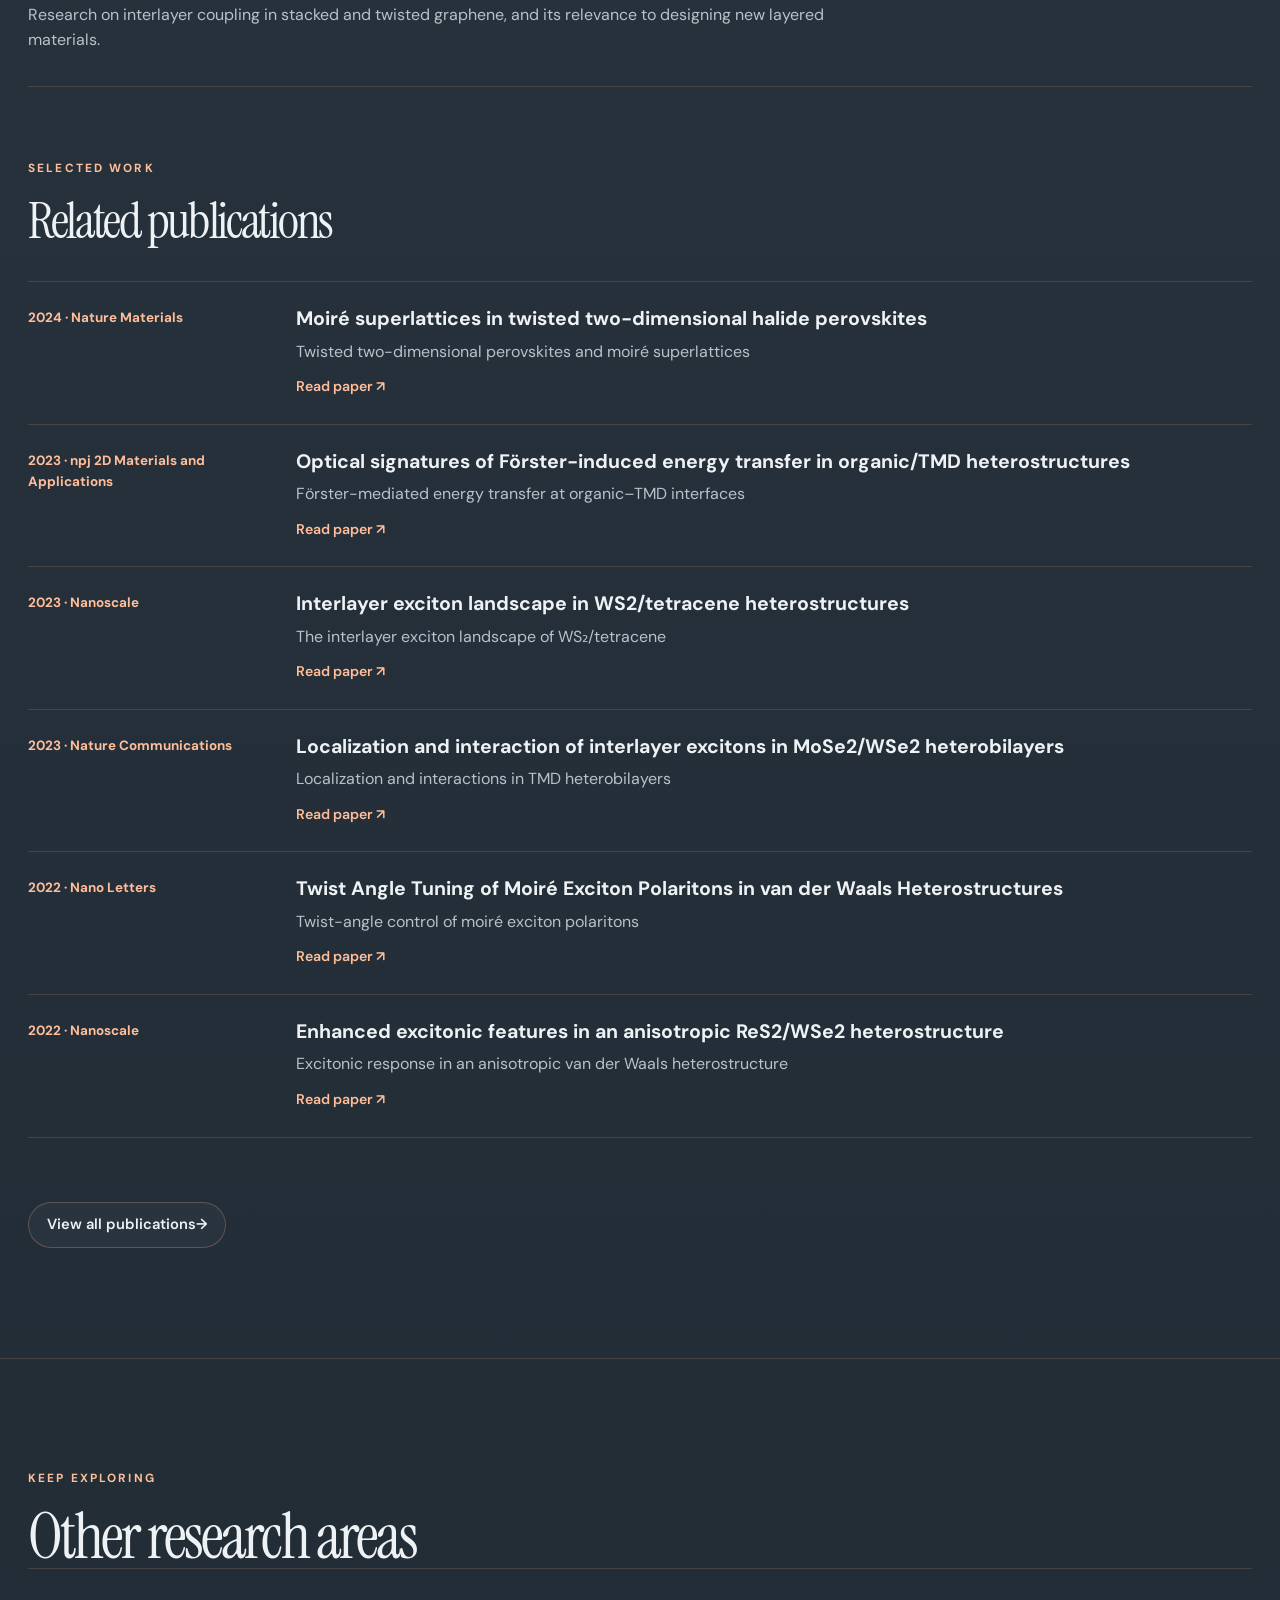
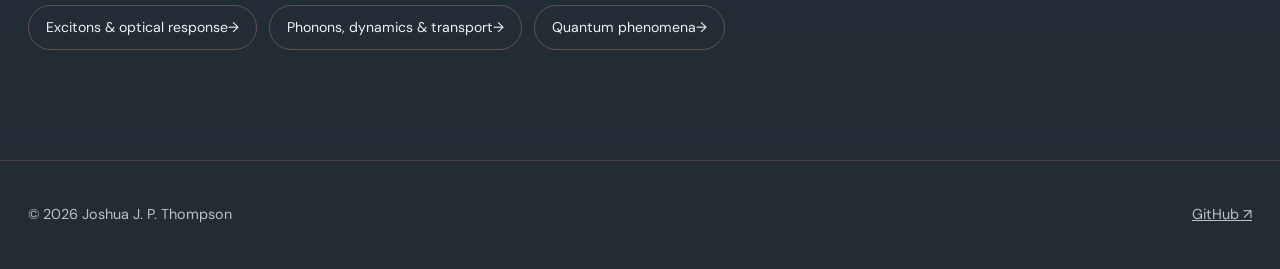
<file: research-materials.html>
<!DOCTYPE html>
<html lang="en">
<head>
  <meta charset="UTF-8">
  <meta name="viewport" content="width=device-width, initial-scale=1.0">
  <meta name="description" content="I investigate how composition, dimensionality and interfaces create new electronic and excitonic behaviour in atomically thin and hybrid semiconductors.">
  <meta name="theme-color" content="#27323d">
  <title>Low-dimensional &amp; hybrid materials | Joshua J. P. Thompson</title>
  <link rel="preconnect" href="https://fonts.googleapis.com">
  <link rel="preconnect" href="https://fonts.gstatic.com" crossorigin>
  <link href="https://fonts.googleapis.com/css2?family=DM+Sans:wght@400;500;600;700&family=Instrument+Serif:ital@0;1&display=swap" rel="stylesheet">
  <link rel="stylesheet" href="style.css">
  <script defer src="script.js"></script>
</head>
<body>
<header class="site-header">
    <a class="brand" href="index.html" aria-label="Joshua Thompson home">
      <span class="brand-mark">JT</span>
      <span class="brand-copy">
        <strong>Joshua J. P. Thompson</strong>
        <small>Materials &amp; Optoelectronic Theory</small>
      </span>
    </a>
    <button class="menu-button" aria-label="Open navigation" aria-expanded="false">
      <span></span><span></span><span></span>
    </button>
    <nav class="site-nav" aria-label="Primary navigation">
      <a href="research.html" class="active" aria-current="page">Research</a>
      <a href="publications.html">Publications</a>
      <a href="codes.html">Codes</a>
      <a href="collaborators.html">Collaborators</a>
      <a href="teaching.html">Teaching &amp; Supervision</a>
      <a href="talks.html">Talks</a>
      <a href="cv.html">CV</a>
      <a href="contact.html">Contact</a>
    </nav>
  </header>
  <main>
    <section class="page-hero section-wrap research-detail-header">
      <a class="research-back-link" href="research.html"><span aria-hidden="true">←</span> All research areas</a>
      <p class="kicker">Research · 02 / 04</p>
      <h1>Low-dimensional &amp; hybrid materials</h1>
      <p class="hero-lead">I investigate how composition, dimensionality and interfaces create new electronic and excitonic behaviour in atomically thin and hybrid semiconductors.</p>
    </section>
    <section class="section section-wrap research-detail-section">
      <div class="research-detail-layout">
        <aside class="research-detail-aside">
          <figure>
            <img src="assets/fig24website.png" alt="Molecular structure illustrating a low-dimensional hybrid semiconductor" loading="lazy">
            <figcaption>Low-dimensional and hybrid material structures</figcaption>
          </figure>
        </aside>
        <div class="research-detail-body">
          <h2>Research focus</h2>
          <p>Reducing a material to a few atomic layers changes how electrons interact, how excitons are bound and how light couples to the system. I study transition-metal dichalcogenides, organic semiconductors, van der Waals heterostructures and layered halide perovskites using electronic-structure calculations and excitonic models.</p>
        <p>At interfaces between different materials, new processes become possible. My work on organic–TMD heterostructures has considered energy transfer, hybrid optical signatures and interlayer excitons, while studies of semiconductor heterobilayers address where excitons localize and how they interact. These systems offer ways to control excitations through stacking, alignment and choice of constituent materials.</p>
        <p>I also study moiré structures, where a twist or lattice mismatch produces a much longer spatial pattern. Understanding how this pattern reshapes electronic and excitonic states is useful both for interpreting optical experiments and for investigating new approaches to light–matter coupling and material design.</p>
        </div>
      </div>
      <section class="research-press" aria-labelledby="press-heading">
        <div class="section-head">
          <p class="kicker">In the news</p>
          <h2 id="press-heading">Press</h2>
        </div>
        <ul class="research-press-list">
          <li>
            <span class="research-press-meta">Nature Materials · News &amp; Views · 30 August 2024</span>
            <h3><a href="https://www.nature.com/articles/s41563-024-01982-1" target="_blank" rel="noopener noreferrer">Twisted perovskite layers come together <span aria-hidden="true">↗</span></a></h3>
            <p>A perspective on twisted two-dimensional perovskites and the possibilities of moiré control over excitons.</p>
          </li>
          <li>
            <span class="research-press-meta">University of Bath · Press release · 11 August 2020</span>
            <h3><a href="https://www.bath.ac.uk/announcements/stack-and-twist-physicists-accelerate-the-hunt-for-revolutionary-new-materials/" target="_blank" rel="noopener noreferrer">Stack and twist: physicists accelerate the hunt for revolutionary new materials <span aria-hidden="true">↗</span></a></h3>
            <p>Research on interlayer coupling in stacked and twisted graphene, and its relevance to designing new layered materials.</p>
          </li>
        </ul>
      </section>
      <section class="research-publications" aria-labelledby="selected-papers">
        <div class="section-head">
          <p class="kicker">Selected work</p>
          <h2 id="selected-papers">Related publications</h2>
        </div>
        <ol class="research-paper-list">
          <li>
        <span class="research-paper-meta">2024 · Nature Materials</span>
        <div>
          <h3><a href="https://doi.org/10.1038/s41563-024-01921-0" target="_blank" rel="noopener noreferrer">Moiré superlattices in twisted two-dimensional halide perovskites</a></h3>
          <p>Twisted two-dimensional perovskites and moiré superlattices</p>
          <a class="research-paper-link" href="https://doi.org/10.1038/s41563-024-01921-0" target="_blank" rel="noopener noreferrer">Read paper <span aria-hidden="true">↗</span></a>
        </div>
      </li>
      <li>
        <span class="research-paper-meta">2023 · npj 2D Materials and Applications</span>
        <div>
          <h3><a href="https://doi.org/10.1038/s41699-023-00430-z" target="_blank" rel="noopener noreferrer">Optical signatures of Förster-induced energy transfer in organic/TMD heterostructures</a></h3>
          <p>Förster-mediated energy transfer at organic–TMD interfaces</p>
          <a class="research-paper-link" href="https://doi.org/10.1038/s41699-023-00430-z" target="_blank" rel="noopener noreferrer">Read paper <span aria-hidden="true">↗</span></a>
        </div>
      </li>
      <li>
        <span class="research-paper-meta">2023 · Nanoscale</span>
        <div>
          <h3><a href="https://doi.org/10.1039/D2NR02055F" target="_blank" rel="noopener noreferrer">Interlayer exciton landscape in WS2/tetracene heterostructures</a></h3>
          <p>The interlayer exciton landscape of WS₂/tetracene</p>
          <a class="research-paper-link" href="https://doi.org/10.1039/D2NR02055F" target="_blank" rel="noopener noreferrer">Read paper <span aria-hidden="true">↗</span></a>
        </div>
      </li>
      <li>
        <span class="research-paper-meta">2023 · Nature Communications</span>
        <div>
          <h3><a href="https://doi.org/10.1038/s41467-023-42710-8" target="_blank" rel="noopener noreferrer">Localization and interaction of interlayer excitons in MoSe2/WSe2 heterobilayers</a></h3>
          <p>Localization and interactions in TMD heterobilayers</p>
          <a class="research-paper-link" href="https://doi.org/10.1038/s41467-023-42710-8" target="_blank" rel="noopener noreferrer">Read paper <span aria-hidden="true">↗</span></a>
        </div>
      </li>
      <li>
        <span class="research-paper-meta">2022 · Nano Letters</span>
        <div>
          <h3><a href="https://doi.org/10.1021/acs.nanolett.2c01175" target="_blank" rel="noopener noreferrer">Twist Angle Tuning of Moiré Exciton Polaritons in van der Waals Heterostructures</a></h3>
          <p>Twist-angle control of moiré exciton polaritons</p>
          <a class="research-paper-link" href="https://doi.org/10.1021/acs.nanolett.2c01175" target="_blank" rel="noopener noreferrer">Read paper <span aria-hidden="true">↗</span></a>
        </div>
      </li>
      <li>
        <span class="research-paper-meta">2022 · Nanoscale</span>
        <div>
          <h3><a href="https://doi.org/10.1039/D2NR01973F" target="_blank" rel="noopener noreferrer">Enhanced excitonic features in an anisotropic ReS2/WSe2 heterostructure</a></h3>
          <p>Excitonic response in an anisotropic van der Waals heterostructure</p>
          <a class="research-paper-link" href="https://doi.org/10.1039/D2NR01973F" target="_blank" rel="noopener noreferrer">Read paper <span aria-hidden="true">↗</span></a>
        </div>
      </li>
        </ol>
        <a class="button button-light research-more-publications" href="publications.html">View all publications <span aria-hidden="true">→</span></a>
      </section>
    </section>
    <section class="section section-wrap">
      <p class="kicker">Keep exploring</p>
      <h2>Other research areas</h2>
      <nav class="research-topic-nav" aria-label="Other research areas">
        <a href="research-excitons.html">Excitons &amp; optical response <span aria-hidden="true">→</span></a>
        <a href="research-transport.html">Phonons, dynamics &amp; transport <span aria-hidden="true">→</span></a>
        <a href="research-quantum.html">Quantum phenomena <span aria-hidden="true">→</span></a>
      </nav>
    </section>
  </main>
<footer class="site-footer section-wrap"><p>© <span id="year"></span> Joshua J. P. Thompson</p><p><a href="https://github.com/joshuajpthompson" target="_blank" rel="noopener noreferrer">GitHub ↗</a></p></footer>
</body>
</html>
</file>
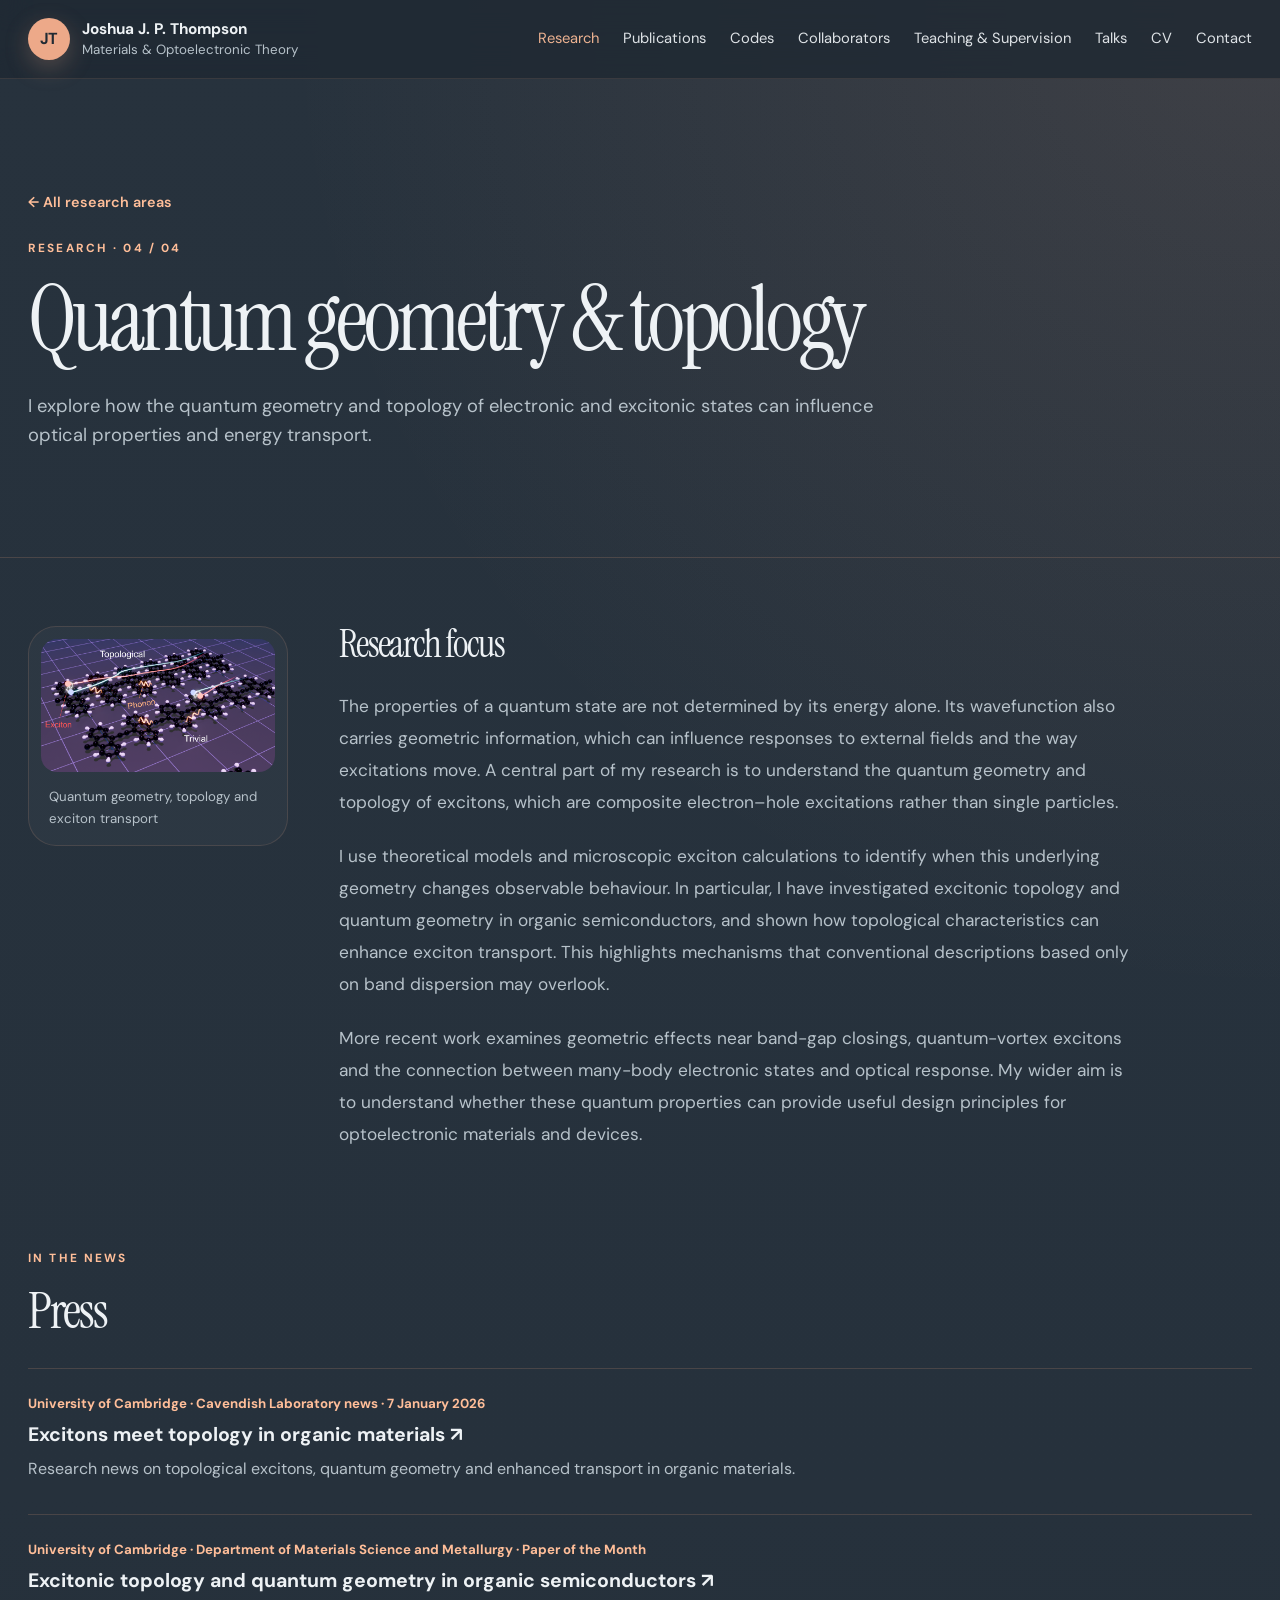
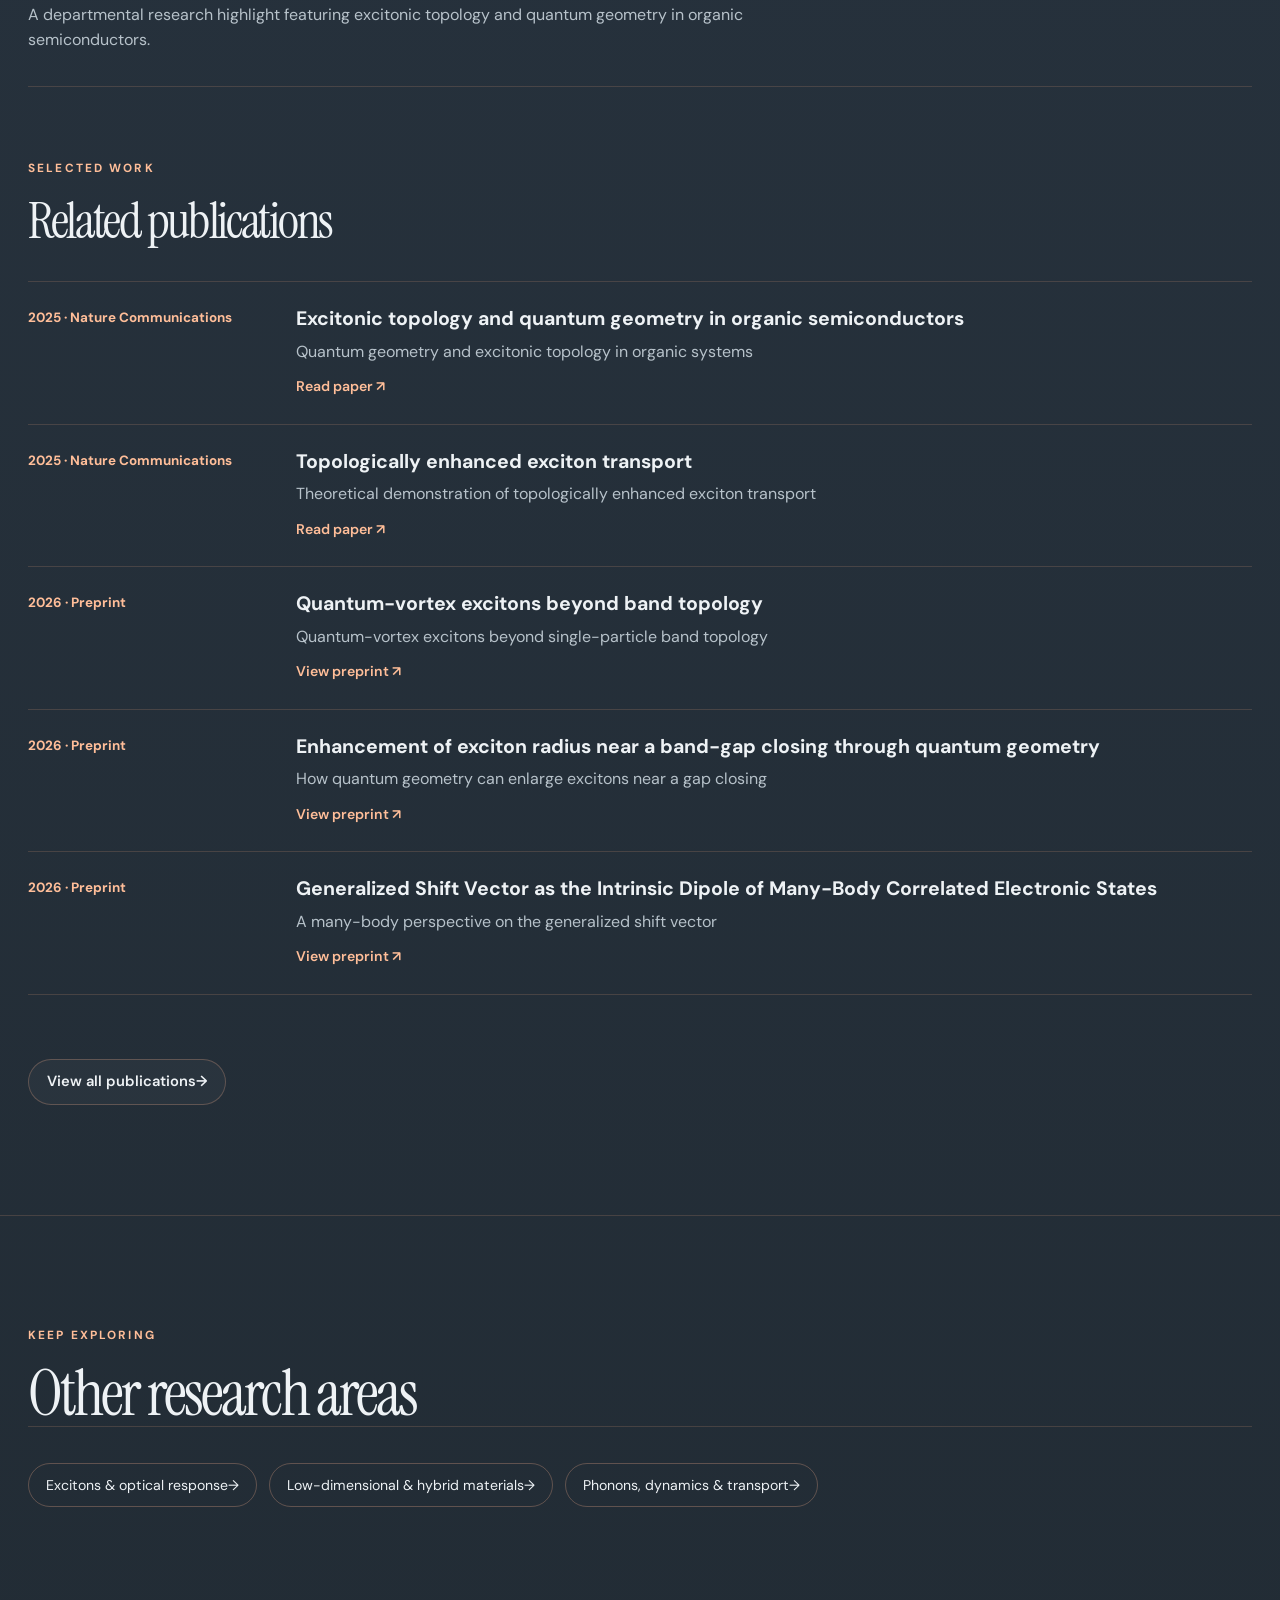
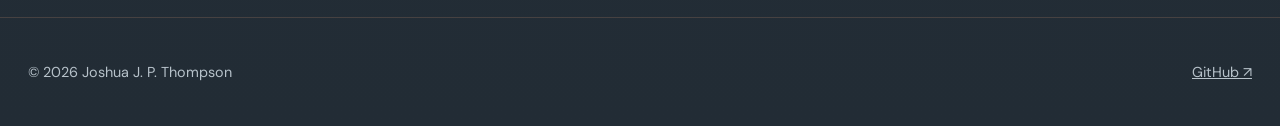
<file: research-quantum.html>
<!DOCTYPE html>
<html lang="en">
<head>
  <meta charset="UTF-8">
  <meta name="viewport" content="width=device-width, initial-scale=1.0">
  <meta name="description" content="I explore how the quantum geometry and topology of electronic and excitonic states can influence optical properties and energy transport.">
  <meta name="theme-color" content="#27323d">
  <title>Quantum geometry &amp; topology | Joshua J. P. Thompson</title>
  <link rel="preconnect" href="https://fonts.googleapis.com">
  <link rel="preconnect" href="https://fonts.gstatic.com" crossorigin>
  <link href="https://fonts.googleapis.com/css2?family=DM+Sans:wght@400;500;600;700&family=Instrument+Serif:ital@0;1&display=swap" rel="stylesheet">
  <link rel="stylesheet" href="style.css">
  <script defer src="script.js"></script>
</head>
<body>
<header class="site-header">
    <a class="brand" href="index.html" aria-label="Joshua Thompson home">
      <span class="brand-mark">JT</span>
      <span class="brand-copy">
        <strong>Joshua J. P. Thompson</strong>
        <small>Materials &amp; Optoelectronic Theory</small>
      </span>
    </a>
    <button class="menu-button" aria-label="Open navigation" aria-expanded="false">
      <span></span><span></span><span></span>
    </button>
    <nav class="site-nav" aria-label="Primary navigation">
      <a href="research.html" class="active" aria-current="page">Research</a>
      <a href="publications.html">Publications</a>
      <a href="codes.html">Codes</a>
      <a href="collaborators.html">Collaborators</a>
      <a href="teaching.html">Teaching &amp; Supervision</a>
      <a href="talks.html">Talks</a>
      <a href="cv.html">CV</a>
      <a href="contact.html">Contact</a>
    </nav>
  </header>
  <main>
    <section class="page-hero section-wrap research-detail-header">
      <a class="research-back-link" href="research.html"><span aria-hidden="true">←</span> All research areas</a>
      <p class="kicker">Research · 04 / 04</p>
      <h1>Quantum geometry &amp; topology</h1>
      <p class="hero-lead">I explore how the quantum geometry and topology of electronic and excitonic states can influence optical properties and energy transport.</p>
    </section>
    <section class="section section-wrap research-detail-section">
      <div class="research-detail-layout">
        <aside class="research-detail-aside">
          <figure>
            <img src="assets/schematic6.png" alt="Schematic comparing topological and conventional exciton transport in the presence of phonon scattering" loading="lazy">
            <figcaption>Quantum geometry, topology and exciton transport</figcaption>
          </figure>
        </aside>
        <div class="research-detail-body">
          <h2>Research focus</h2>
          <p>The properties of a quantum state are not determined by its energy alone. Its wavefunction also carries geometric information, which can influence responses to external fields and the way excitations move. A central part of my research is to understand the quantum geometry and topology of excitons, which are composite electron–hole excitations rather than single particles.</p>
        <p>I use theoretical models and microscopic exciton calculations to identify when this underlying geometry changes observable behaviour. In particular, I have investigated excitonic topology and quantum geometry in organic semiconductors, and shown how topological characteristics can enhance exciton transport. This highlights mechanisms that conventional descriptions based only on band dispersion may overlook.</p>
        <p>More recent work examines geometric effects near band-gap closings, quantum-vortex excitons and the connection between many-body electronic states and optical response. My wider aim is to understand whether these quantum properties can provide useful design principles for optoelectronic materials and devices.</p>
        </div>
      </div>
      <section class="research-press" aria-labelledby="press-heading">
        <div class="section-head">
          <p class="kicker">In the news</p>
          <h2 id="press-heading">Press</h2>
        </div>
        <ul class="research-press-list">
          <li>
            <span class="research-press-meta">University of Cambridge · Cavendish Laboratory news · 7 January 2026</span>
            <h3><a href="https://www.phy.cam.ac.uk/news/excitons-meet-topology-in-organic-materials/" target="_blank" rel="noopener noreferrer">Excitons meet topology in organic materials <span aria-hidden="true">↗</span></a></h3>
            <p>Research news on topological excitons, quantum geometry and enhanced transport in organic materials.</p>
          </li>
          <li>
            <span class="research-press-meta">University of Cambridge · Department of Materials Science and Metallurgy · Paper of the Month</span>
            <h3><a href="https://www.msm.cam.ac.uk/news-and-events/papers-month-archive/excitonic-topology-and-quantum-geometry-organic-semiconductors" target="_blank" rel="noopener noreferrer">Excitonic topology and quantum geometry in organic semiconductors <span aria-hidden="true">↗</span></a></h3>
            <p>A departmental research highlight featuring excitonic topology and quantum geometry in organic semiconductors.</p>
          </li>
        </ul>
      </section>
      <section class="research-publications" aria-labelledby="selected-papers">
        <div class="section-head">
          <p class="kicker">Selected work</p>
          <h2 id="selected-papers">Related publications</h2>
        </div>
        <ol class="research-paper-list">
          <li>
        <span class="research-paper-meta">2025 · Nature Communications</span>
        <div>
          <h3><a href="https://doi.org/10.1038/s41467-025-59257-5" target="_blank" rel="noopener noreferrer">Excitonic topology and quantum geometry in organic semiconductors</a></h3>
          <p>Quantum geometry and excitonic topology in organic systems</p>
          <a class="research-paper-link" href="https://doi.org/10.1038/s41467-025-59257-5" target="_blank" rel="noopener noreferrer">Read paper <span aria-hidden="true">↗</span></a>
        </div>
      </li>
      <li>
        <span class="research-paper-meta">2025 · Nature Communications</span>
        <div>
          <h3><a href="https://doi.org/10.1038/s41467-025-66276-9" target="_blank" rel="noopener noreferrer">Topologically enhanced exciton transport</a></h3>
          <p>Theoretical demonstration of topologically enhanced exciton transport</p>
          <a class="research-paper-link" href="https://doi.org/10.1038/s41467-025-66276-9" target="_blank" rel="noopener noreferrer">Read paper <span aria-hidden="true">↗</span></a>
        </div>
      </li>
      <li>
        <span class="research-paper-meta">2026 · Preprint</span>
        <div>
          <h3><a href="https://arxiv.org/abs/2610.10175" target="_blank" rel="noopener noreferrer">Quantum-vortex excitons beyond band topology</a></h3>
          <p>Quantum-vortex excitons beyond single-particle band topology</p>
          <a class="research-paper-link" href="https://arxiv.org/abs/2610.10175" target="_blank" rel="noopener noreferrer">View preprint <span aria-hidden="true">↗</span></a>
        </div>
      </li>
      <li>
        <span class="research-paper-meta">2026 · Preprint</span>
        <div>
          <h3><a href="https://arxiv.org/abs/2607.28731" target="_blank" rel="noopener noreferrer">Enhancement of exciton radius near a band-gap closing through quantum geometry</a></h3>
          <p>How quantum geometry can enlarge excitons near a gap closing</p>
          <a class="research-paper-link" href="https://arxiv.org/abs/2607.28731" target="_blank" rel="noopener noreferrer">View preprint <span aria-hidden="true">↗</span></a>
        </div>
      </li>
      <li>
        <span class="research-paper-meta">2026 · Preprint</span>
        <div>
          <h3><a href="https://arxiv.org/abs/2605.23431" target="_blank" rel="noopener noreferrer">Generalized Shift Vector as the Intrinsic Dipole of Many-Body Correlated Electronic States</a></h3>
          <p>A many-body perspective on the generalized shift vector</p>
          <a class="research-paper-link" href="https://arxiv.org/abs/2605.23431" target="_blank" rel="noopener noreferrer">View preprint <span aria-hidden="true">↗</span></a>
        </div>
      </li>
        </ol>
        <a class="button button-light research-more-publications" href="publications.html">View all publications <span aria-hidden="true">→</span></a>
      </section>
    </section>
    <section class="section section-wrap">
      <p class="kicker">Keep exploring</p>
      <h2>Other research areas</h2>
      <nav class="research-topic-nav" aria-label="Other research areas">
        <a href="research-excitons.html">Excitons &amp; optical response <span aria-hidden="true">→</span></a>
        <a href="research-materials.html">Low-dimensional &amp; hybrid materials <span aria-hidden="true">→</span></a>
        <a href="research-transport.html">Phonons, dynamics &amp; transport <span aria-hidden="true">→</span></a>
      </nav>
    </section>
  </main>
<footer class="site-footer section-wrap"><p>© <span id="year"></span> Joshua J. P. Thompson</p><p><a href="https://github.com/joshuajpthompson" target="_blank" rel="noopener noreferrer">GitHub ↗</a></p></footer>
</body>
</html>
</file>
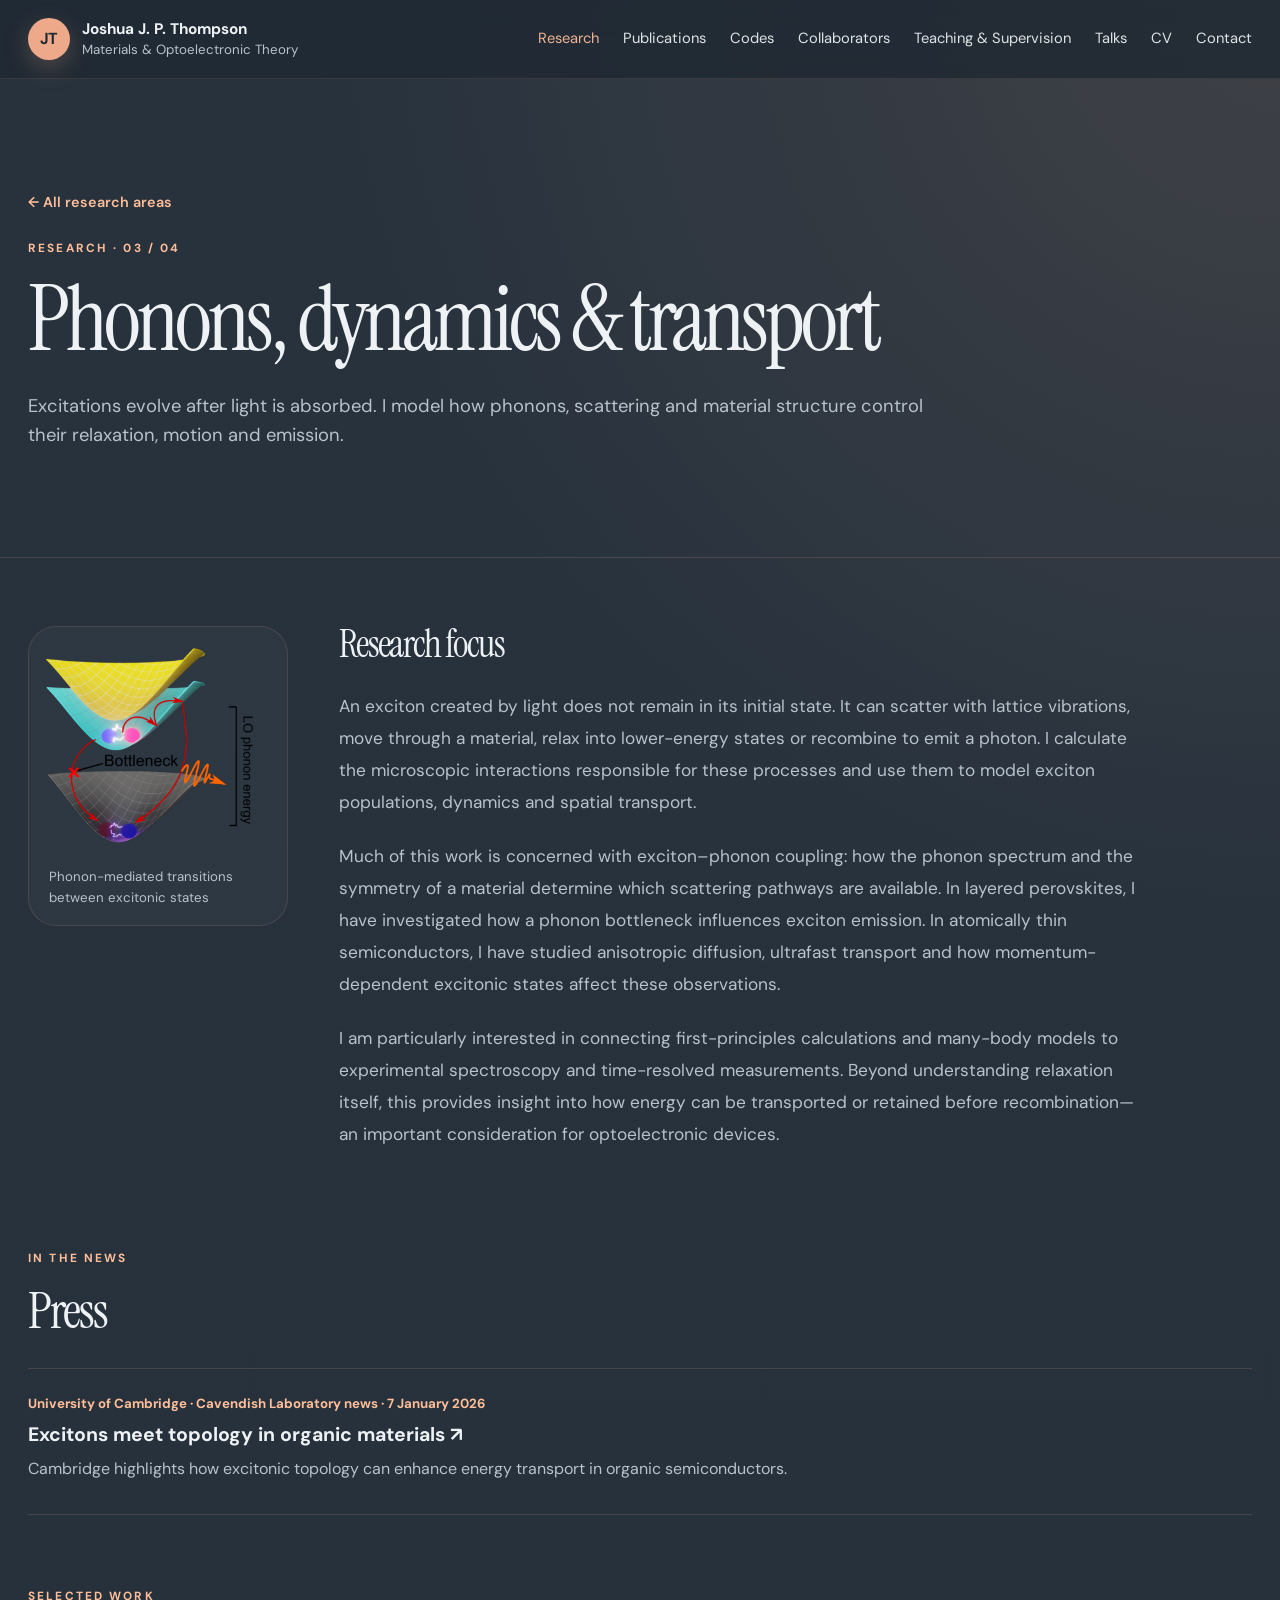
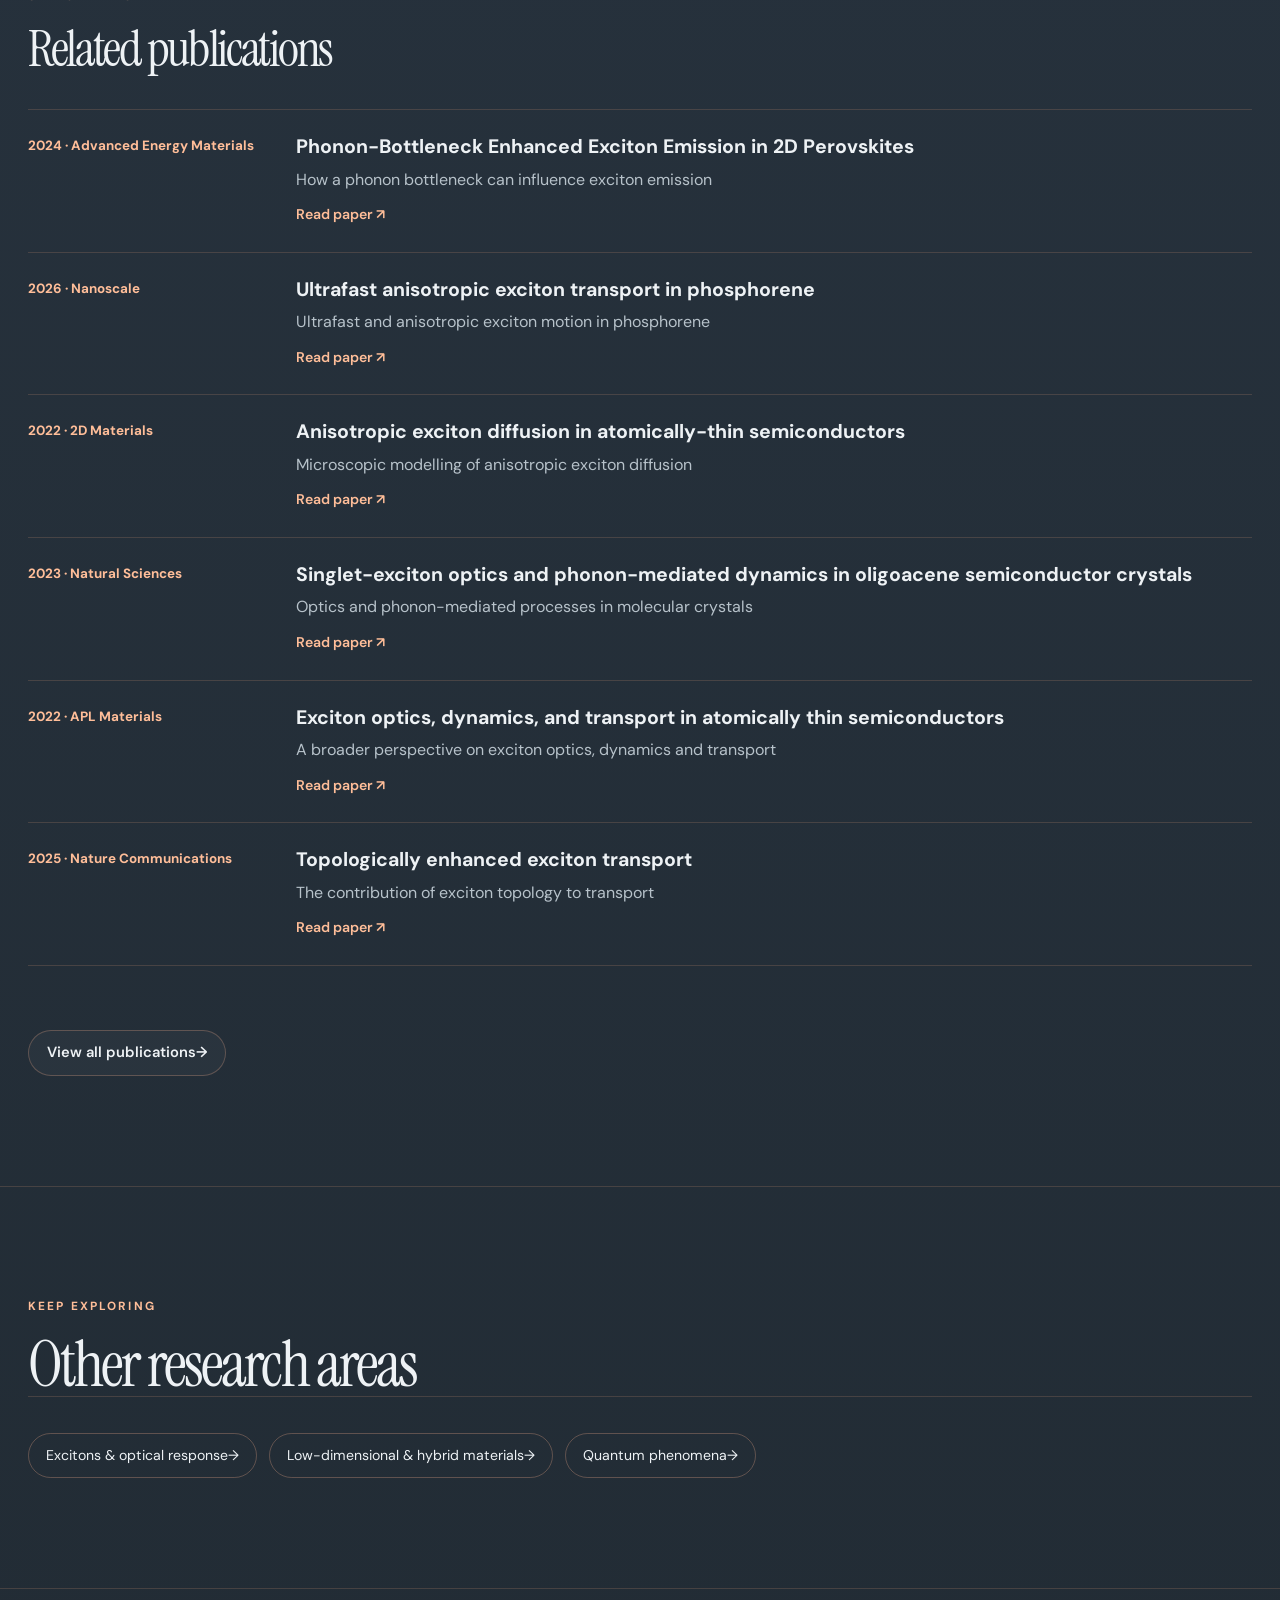
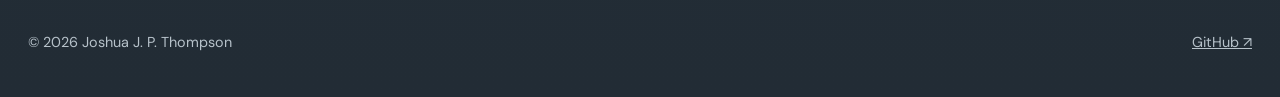
<file: research-transport.html>
<!DOCTYPE html>
<html lang="en">
<head>
  <meta charset="UTF-8">
  <meta name="viewport" content="width=device-width, initial-scale=1.0">
  <meta name="description" content="Excitations evolve after light is absorbed. I model how phonons, scattering and material structure control their relaxation, motion and emission.">
  <meta name="theme-color" content="#27323d">
  <title>Phonons, dynamics &amp; transport | Joshua J. P. Thompson</title>
  <link rel="preconnect" href="https://fonts.googleapis.com">
  <link rel="preconnect" href="https://fonts.gstatic.com" crossorigin>
  <link href="https://fonts.googleapis.com/css2?family=DM+Sans:wght@400;500;600;700&family=Instrument+Serif:ital@0;1&display=swap" rel="stylesheet">
  <link rel="stylesheet" href="style.css">
  <script defer src="script.js"></script>
</head>
<body>
<header class="site-header">
    <a class="brand" href="index.html" aria-label="Joshua Thompson home">
      <span class="brand-mark">JT</span>
      <span class="brand-copy">
        <strong>Joshua J. P. Thompson</strong>
        <small>Materials &amp; Optoelectronic Theory</small>
      </span>
    </a>
    <button class="menu-button" aria-label="Open navigation" aria-expanded="false">
      <span></span><span></span><span></span>
    </button>
    <nav class="site-nav" aria-label="Primary navigation">
      <a href="research.html" class="active" aria-current="page">Research</a>
      <a href="publications.html">Publications</a>
      <a href="codes.html">Codes</a>
      <a href="collaborators.html">Collaborators</a>
      <a href="teaching.html">Teaching &amp; Supervision</a>
      <a href="talks.html">Talks</a>
      <a href="cv.html">CV</a>
      <a href="contact.html">Contact</a>
    </nav>
  </header>
  <main>
    <section class="page-hero section-wrap research-detail-header">
      <a class="research-back-link" href="research.html"><span aria-hidden="true">←</span> All research areas</a>
      <p class="kicker">Research · 03 / 04</p>
      <h1>Phonons, dynamics &amp; transport</h1>
      <p class="hero-lead">Excitations evolve after light is absorbed. I model how phonons, scattering and material structure control their relaxation, motion and emission.</p>
    </section>
    <section class="section section-wrap research-detail-section">
      <div class="research-detail-layout">
        <aside class="research-detail-aside">
          <figure>
            <img src="assets/fig34website.png" alt="Diagram of bright and dark exciton branches illustrating a phonon bottleneck" loading="lazy">
            <figcaption>Phonon-mediated transitions between excitonic states</figcaption>
          </figure>
        </aside>
        <div class="research-detail-body">
          <h2>Research focus</h2>
          <p>An exciton created by light does not remain in its initial state. It can scatter with lattice vibrations, move through a material, relax into lower-energy states or recombine to emit a photon. I calculate the microscopic interactions responsible for these processes and use them to model exciton populations, dynamics and spatial transport.</p>
        <p>Much of this work is concerned with exciton–phonon coupling: how the phonon spectrum and the symmetry of a material determine which scattering pathways are available. In layered perovskites, I have investigated how a phonon bottleneck influences exciton emission. In atomically thin semiconductors, I have studied anisotropic diffusion, ultrafast transport and how momentum-dependent excitonic states affect these observations.</p>
        <p>I am particularly interested in connecting first-principles calculations and many-body models to experimental spectroscopy and time-resolved measurements. Beyond understanding relaxation itself, this provides insight into how energy can be transported or retained before recombination—an important consideration for optoelectronic devices.</p>
        </div>
      </div>
      <section class="research-press" aria-labelledby="press-heading">
        <div class="section-head">
          <p class="kicker">In the news</p>
          <h2 id="press-heading">Press</h2>
        </div>
        <ul class="research-press-list">
          <li>
            <span class="research-press-meta">University of Cambridge · Cavendish Laboratory news · 7 January 2026</span>
            <h3><a href="https://www.phy.cam.ac.uk/news/excitons-meet-topology-in-organic-materials/" target="_blank" rel="noopener noreferrer">Excitons meet topology in organic materials <span aria-hidden="true">↗</span></a></h3>
            <p>Cambridge highlights how excitonic topology can enhance energy transport in organic semiconductors.</p>
          </li>
        </ul>
      </section>
      <section class="research-publications" aria-labelledby="selected-papers">
        <div class="section-head">
          <p class="kicker">Selected work</p>
          <h2 id="selected-papers">Related publications</h2>
        </div>
        <ol class="research-paper-list">
          <li>
        <span class="research-paper-meta">2024 · Advanced Energy Materials</span>
        <div>
          <h3><a href="https://doi.org/10.1002/aenm.202304343" target="_blank" rel="noopener noreferrer">Phonon-Bottleneck Enhanced Exciton Emission in 2D Perovskites</a></h3>
          <p>How a phonon bottleneck can influence exciton emission</p>
          <a class="research-paper-link" href="https://doi.org/10.1002/aenm.202304343" target="_blank" rel="noopener noreferrer">Read paper <span aria-hidden="true">↗</span></a>
        </div>
      </li>
      <li>
        <span class="research-paper-meta">2026 · Nanoscale</span>
        <div>
          <h3><a href="https://doi.org/10.1039/D5NR03725E" target="_blank" rel="noopener noreferrer">Ultrafast anisotropic exciton transport in phosphorene</a></h3>
          <p>Ultrafast and anisotropic exciton motion in phosphorene</p>
          <a class="research-paper-link" href="https://doi.org/10.1039/D5NR03725E" target="_blank" rel="noopener noreferrer">Read paper <span aria-hidden="true">↗</span></a>
        </div>
      </li>
      <li>
        <span class="research-paper-meta">2022 · 2D Materials</span>
        <div>
          <h3><a href="https://doi.org/10.1088/2053-1583/ac4d13" target="_blank" rel="noopener noreferrer">Anisotropic exciton diffusion in atomically-thin semiconductors</a></h3>
          <p>Microscopic modelling of anisotropic exciton diffusion</p>
          <a class="research-paper-link" href="https://doi.org/10.1088/2053-1583/ac4d13" target="_blank" rel="noopener noreferrer">Read paper <span aria-hidden="true">↗</span></a>
        </div>
      </li>
      <li>
        <span class="research-paper-meta">2023 · Natural Sciences</span>
        <div>
          <h3><a href="https://doi.org/10.1002/ntls.20220040" target="_blank" rel="noopener noreferrer">Singlet-exciton optics and phonon-mediated dynamics in oligoacene semiconductor crystals</a></h3>
          <p>Optics and phonon-mediated processes in molecular crystals</p>
          <a class="research-paper-link" href="https://doi.org/10.1002/ntls.20220040" target="_blank" rel="noopener noreferrer">Read paper <span aria-hidden="true">↗</span></a>
        </div>
      </li>
      <li>
        <span class="research-paper-meta">2022 · APL Materials</span>
        <div>
          <h3><a href="https://doi.org/10.1063/5.0107665" target="_blank" rel="noopener noreferrer">Exciton optics, dynamics, and transport in atomically thin semiconductors</a></h3>
          <p>A broader perspective on exciton optics, dynamics and transport</p>
          <a class="research-paper-link" href="https://doi.org/10.1063/5.0107665" target="_blank" rel="noopener noreferrer">Read paper <span aria-hidden="true">↗</span></a>
        </div>
      </li>
      <li>
        <span class="research-paper-meta">2025 · Nature Communications</span>
        <div>
          <h3><a href="https://doi.org/10.1038/s41467-025-66276-9" target="_blank" rel="noopener noreferrer">Topologically enhanced exciton transport</a></h3>
          <p>The contribution of exciton topology to transport</p>
          <a class="research-paper-link" href="https://doi.org/10.1038/s41467-025-66276-9" target="_blank" rel="noopener noreferrer">Read paper <span aria-hidden="true">↗</span></a>
        </div>
      </li>
        </ol>
        <a class="button button-light research-more-publications" href="publications.html">View all publications <span aria-hidden="true">→</span></a>
      </section>
    </section>
    <section class="section section-wrap">
      <p class="kicker">Keep exploring</p>
      <h2>Other research areas</h2>
      <nav class="research-topic-nav" aria-label="Other research areas">
        <a href="research-excitons.html">Excitons &amp; optical response <span aria-hidden="true">→</span></a>
        <a href="research-materials.html">Low-dimensional &amp; hybrid materials <span aria-hidden="true">→</span></a>
        <a href="research-quantum.html">Quantum phenomena <span aria-hidden="true">→</span></a>
      </nav>
    </section>
  </main>
<footer class="site-footer section-wrap"><p>© <span id="year"></span> Joshua J. P. Thompson</p><p><a href="https://github.com/joshuajpthompson" target="_blank" rel="noopener noreferrer">GitHub ↗</a></p></footer>
</body>
</html>
</file>
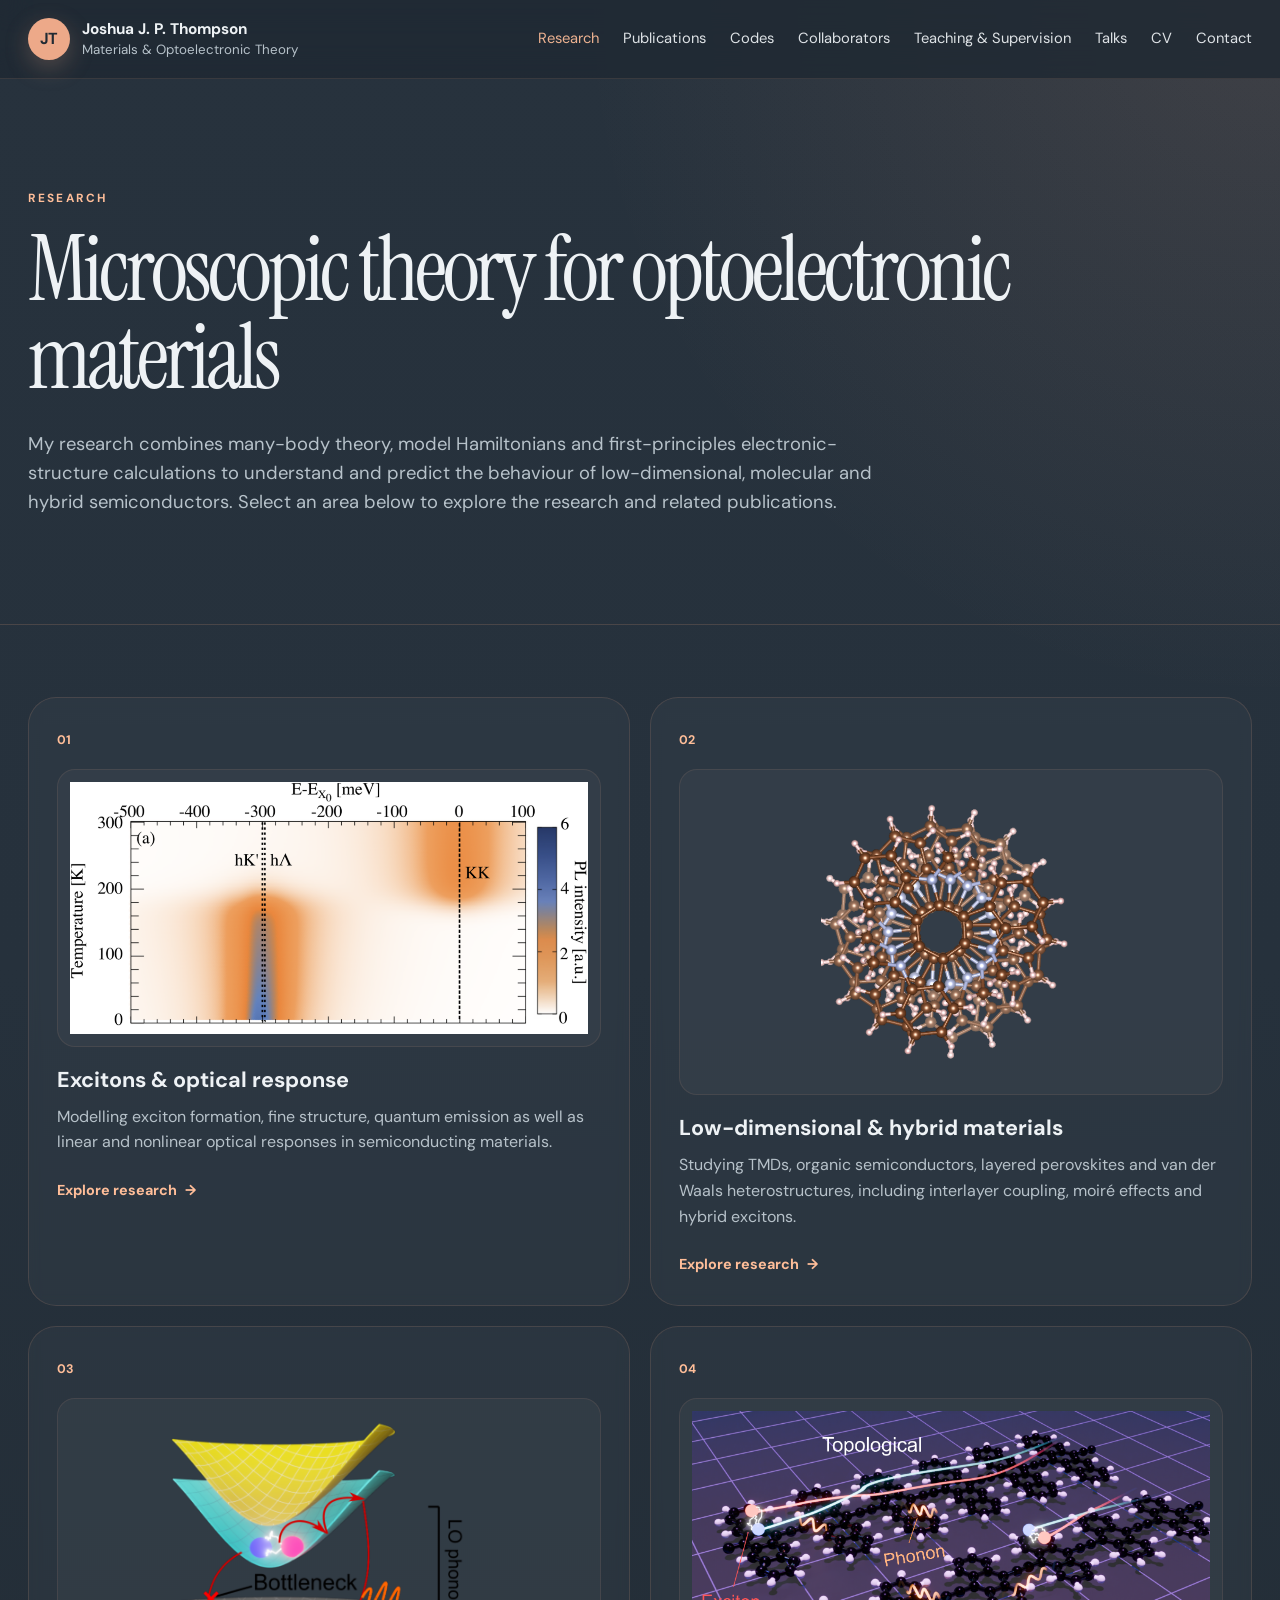
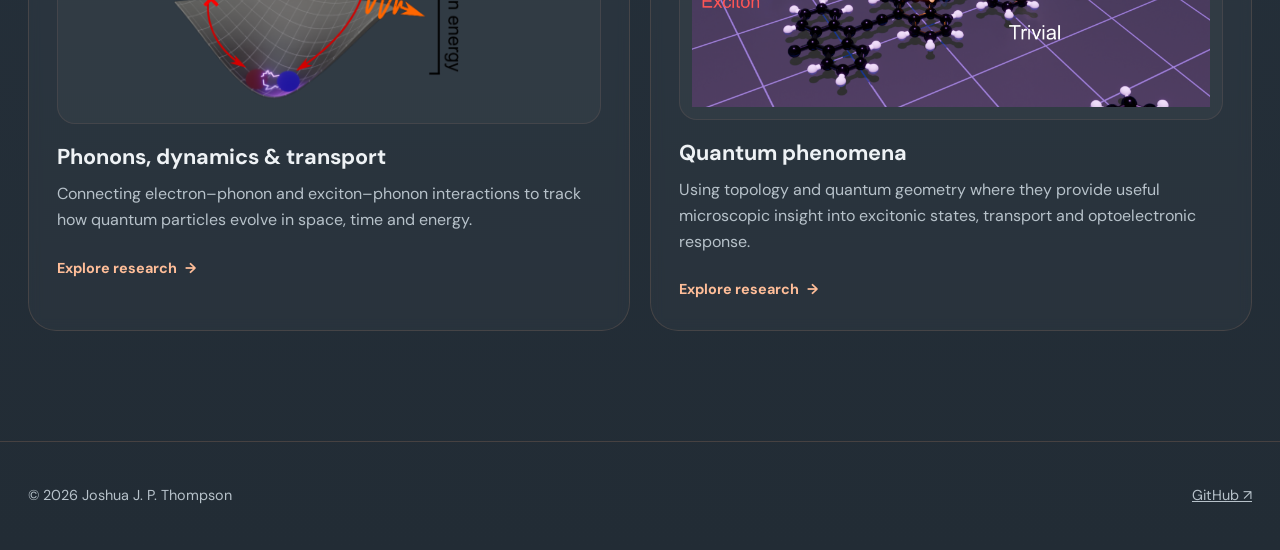
<file: research.html>
<!DOCTYPE html>
<html lang="en">
<head>
  <meta charset="UTF-8">
  <meta name="viewport" content="width=device-width, initial-scale=1.0">
  <meta name="description" content="Research by Joshua J. P. Thompson on excitons, low-dimensional materials, phonons, transport and quantum phenomena.">
  <meta name="theme-color" content="#27323d">
  <title>Research | Joshua J. P. Thompson</title>
  <link rel="preconnect" href="https://fonts.googleapis.com">
  <link rel="preconnect" href="https://fonts.gstatic.com" crossorigin>
  <link href="https://fonts.googleapis.com/css2?family=DM+Sans:wght@400;500;600;700&family=Instrument+Serif:ital@0;1&display=swap" rel="stylesheet">
  <link rel="stylesheet" href="style.css">
  <script defer src="script.js"></script>
</head>
<body>
  <header class="site-header">
    <a class="brand" href="index.html" aria-label="Joshua Thompson home">
      <span class="brand-mark">JT</span>
      <span class="brand-copy">
        <strong>Joshua J. P. Thompson</strong>
        <small>Materials &amp; Optoelectronic Theory</small>
      </span>
    </a>
    <button class="menu-button" aria-label="Open navigation" aria-expanded="false">
      <span></span><span></span><span></span>
    </button>
    <nav class="site-nav" aria-label="Primary navigation">
      <a href="research.html" class="active" aria-current="page">Research</a>
      <a href="publications.html">Publications</a>
      <a href="codes.html">Codes</a>
      <a href="collaborators.html">Collaborators</a>
      <a href="teaching.html">Teaching &amp; Supervision</a>
      <a href="talks.html">Talks</a>
      <a href="cv.html">CV</a>
      <a href="contact.html">Contact</a>
    </nav>
  </header>
  <main>
    <section class="page-hero section-wrap">
      <p class="kicker">Research</p>
      <h1>Microscopic theory for optoelectronic materials</h1>
      <p class="hero-lead">My research combines many-body theory, model Hamiltonians and first-principles electronic-structure calculations to understand and predict the behaviour of low-dimensional, molecular and hybrid semiconductors. Select an area below to explore the research and related publications.</p>
    </section>
    <section class="section section-wrap page-content">
      <div class="research-grid">
        <a class="research-card has-figure research-card-link" href="research-excitons.html">
          <span class="number">01</span>
          <figure class="research-figure"><img src="assets/fig14website.png" alt="Illustration for excitons and optical response."></figure>
          <h3>Excitons &amp; optical response</h3>
          <p>Modelling exciton formation, fine structure, quantum emission as well as linear and nonlinear optical responses in semiconducting materials.</p>
          <span class="research-card-cta">Explore research <span aria-hidden="true">→</span></span>
        </a>
        <a class="research-card has-figure research-card-link" href="research-materials.html">
          <span class="number">02</span>
          <figure class="research-figure"><img src="assets/fig24website.png" alt="Molecular structure illustrating a low-dimensional hybrid material."></figure>
          <h3>Low-dimensional &amp; hybrid materials</h3>
          <p>Studying TMDs, organic semiconductors, layered perovskites and van der Waals heterostructures, including interlayer coupling, moiré effects and hybrid excitons.</p>
          <span class="research-card-cta">Explore research <span aria-hidden="true">→</span></span>
        </a>
        <a class="research-card has-figure research-card-link" href="research-transport.html">
          <span class="number">03</span>
          <figure class="research-figure"><img src="assets/fig34website.png" alt="Exciton phonon bottleneck diagram showing bright, dark and gray exciton branches."></figure>
          <h3>Phonons, dynamics &amp; transport</h3>
          <p>Connecting electron–phonon and exciton–phonon interactions to track how quantum particles evolve in space, time and energy.</p>
          <span class="research-card-cta">Explore research <span aria-hidden="true">→</span></span>
        </a>
        <a class="research-card has-figure research-card-link" href="research-quantum.html">
          <span class="number">04</span>
          <figure class="research-figure"><img src="assets/schematic6.png" alt="Illustration of topological and trivial exciton transport with phonon scattering."></figure>
          <h3>Quantum phenomena</h3>
          <p>Using topology and quantum geometry where they provide useful microscopic insight into excitonic states, transport and optoelectronic response.</p>
          <span class="research-card-cta">Explore research <span aria-hidden="true">→</span></span>
        </a>
      </div>
    </section>
  </main>
  <footer class="site-footer section-wrap"><p>© <span id="year"></span> Joshua J. P. Thompson</p><p><a href="https://github.com/joshuajpthompson" target="_blank" rel="noopener noreferrer">GitHub ↗</a></p></footer>
</body>
</html>
</file>
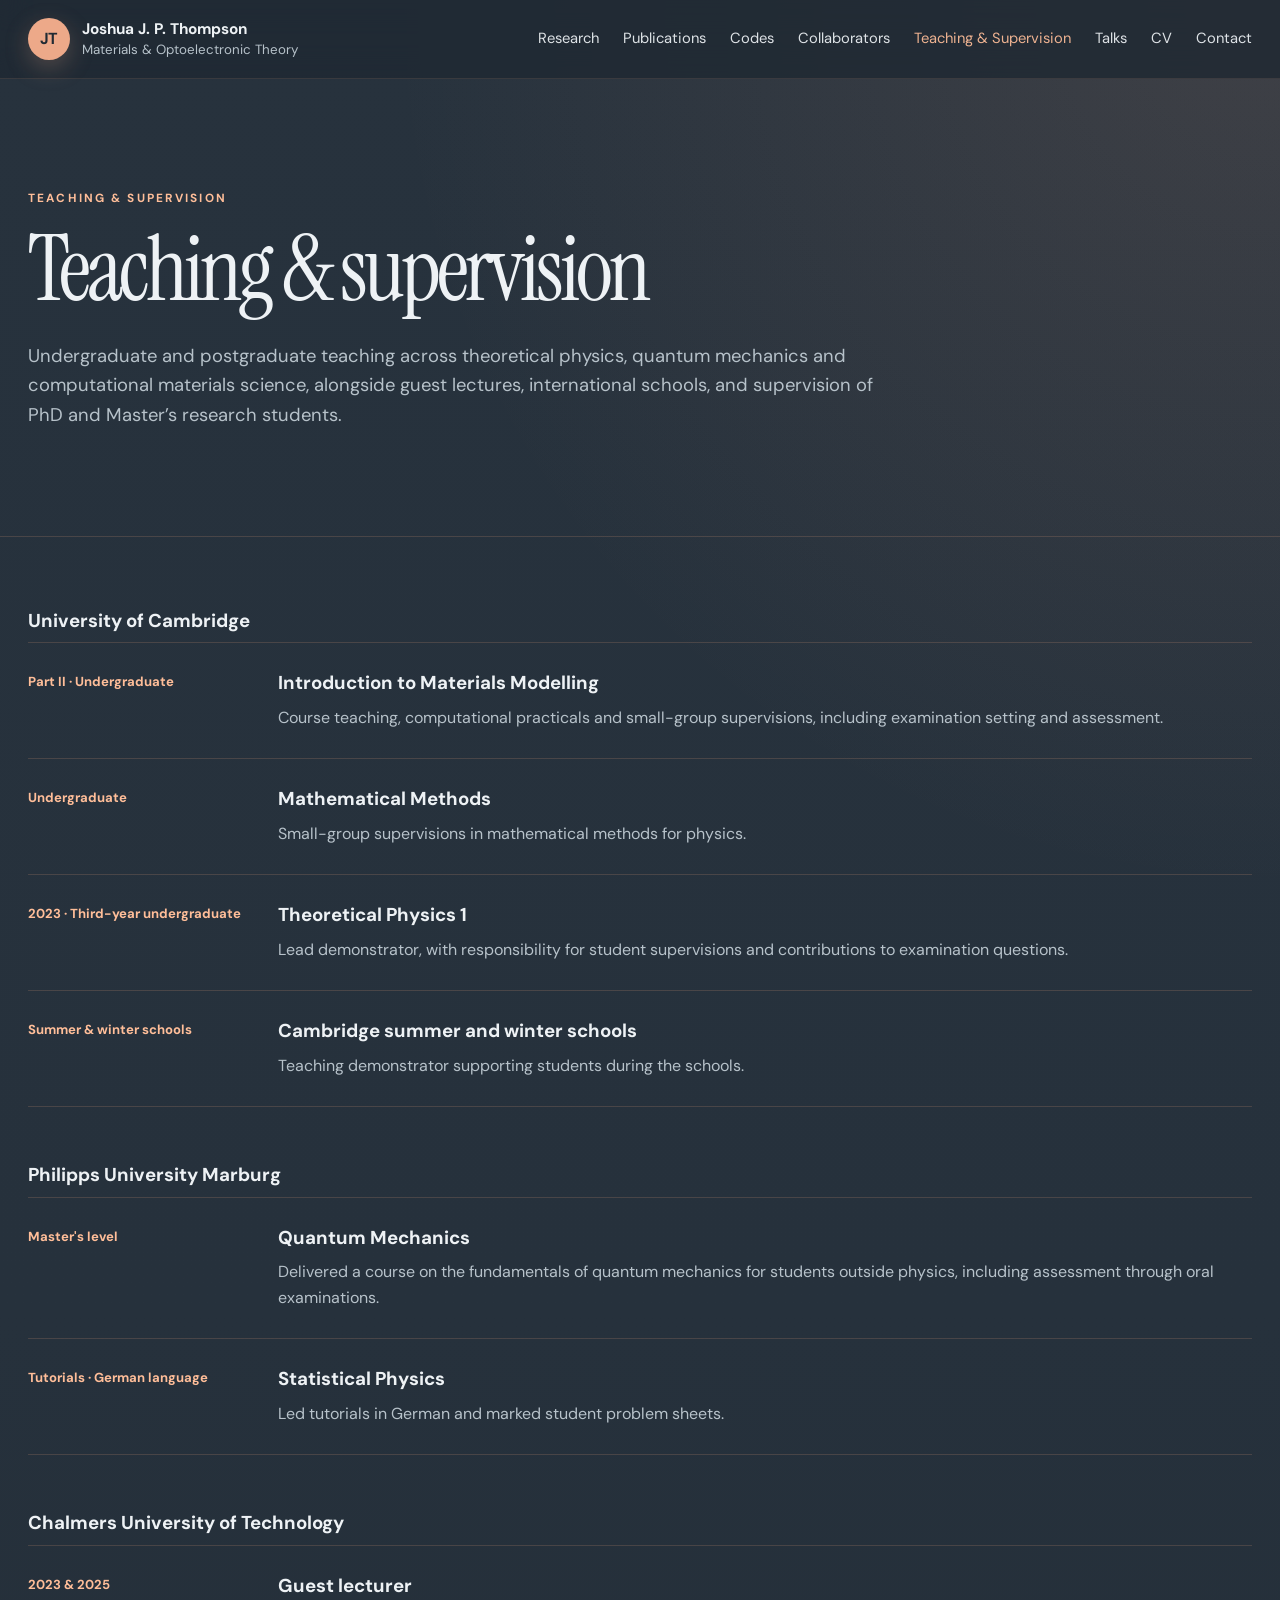
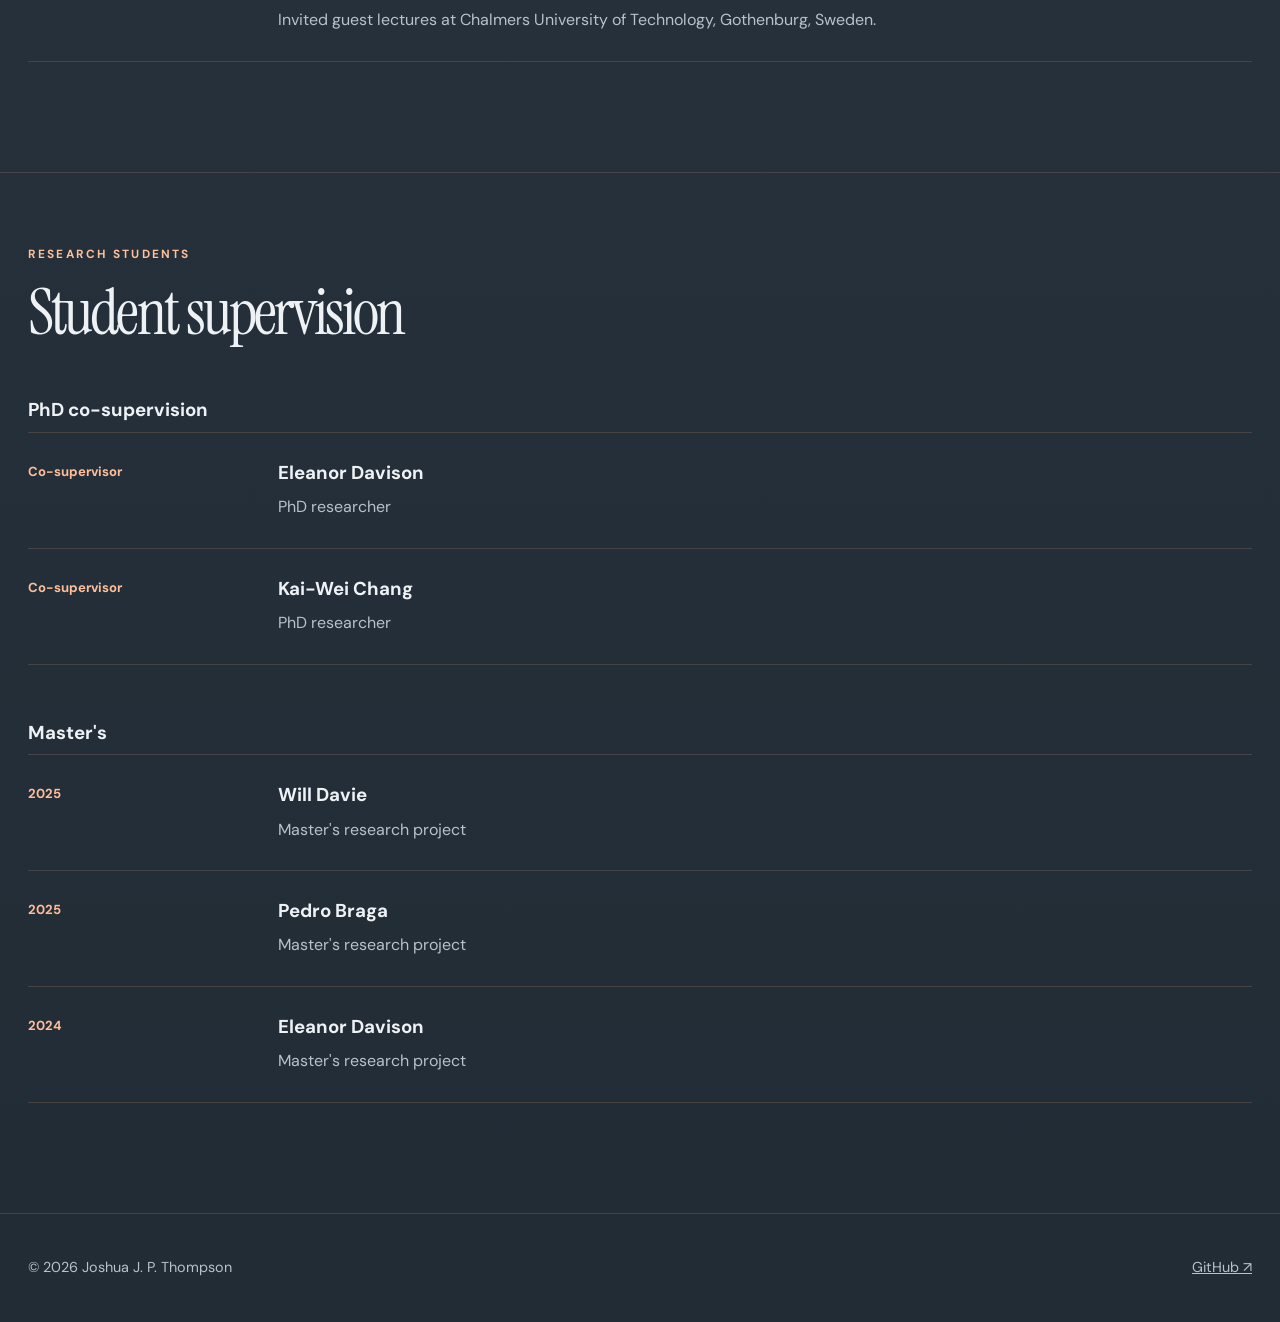
<file: supervision.html>
<!DOCTYPE html>
<html lang="en">
<head>
  <meta charset="UTF-8">
  <meta name="viewport" content="width=device-width, initial-scale=1.0">
  <meta http-equiv="refresh" content="0; url=teaching.html#supervision">
  <link rel="canonical" href="teaching.html#supervision">
  <title>Supervision | Joshua J. P. Thompson</title>
  <script>window.location.replace('teaching.html#supervision');</script>
</head>
<body>
  <p>Student supervision has moved to <a href="teaching.html#supervision">Teaching &amp; Supervision</a>.</p>
</body>
</html>
</file>
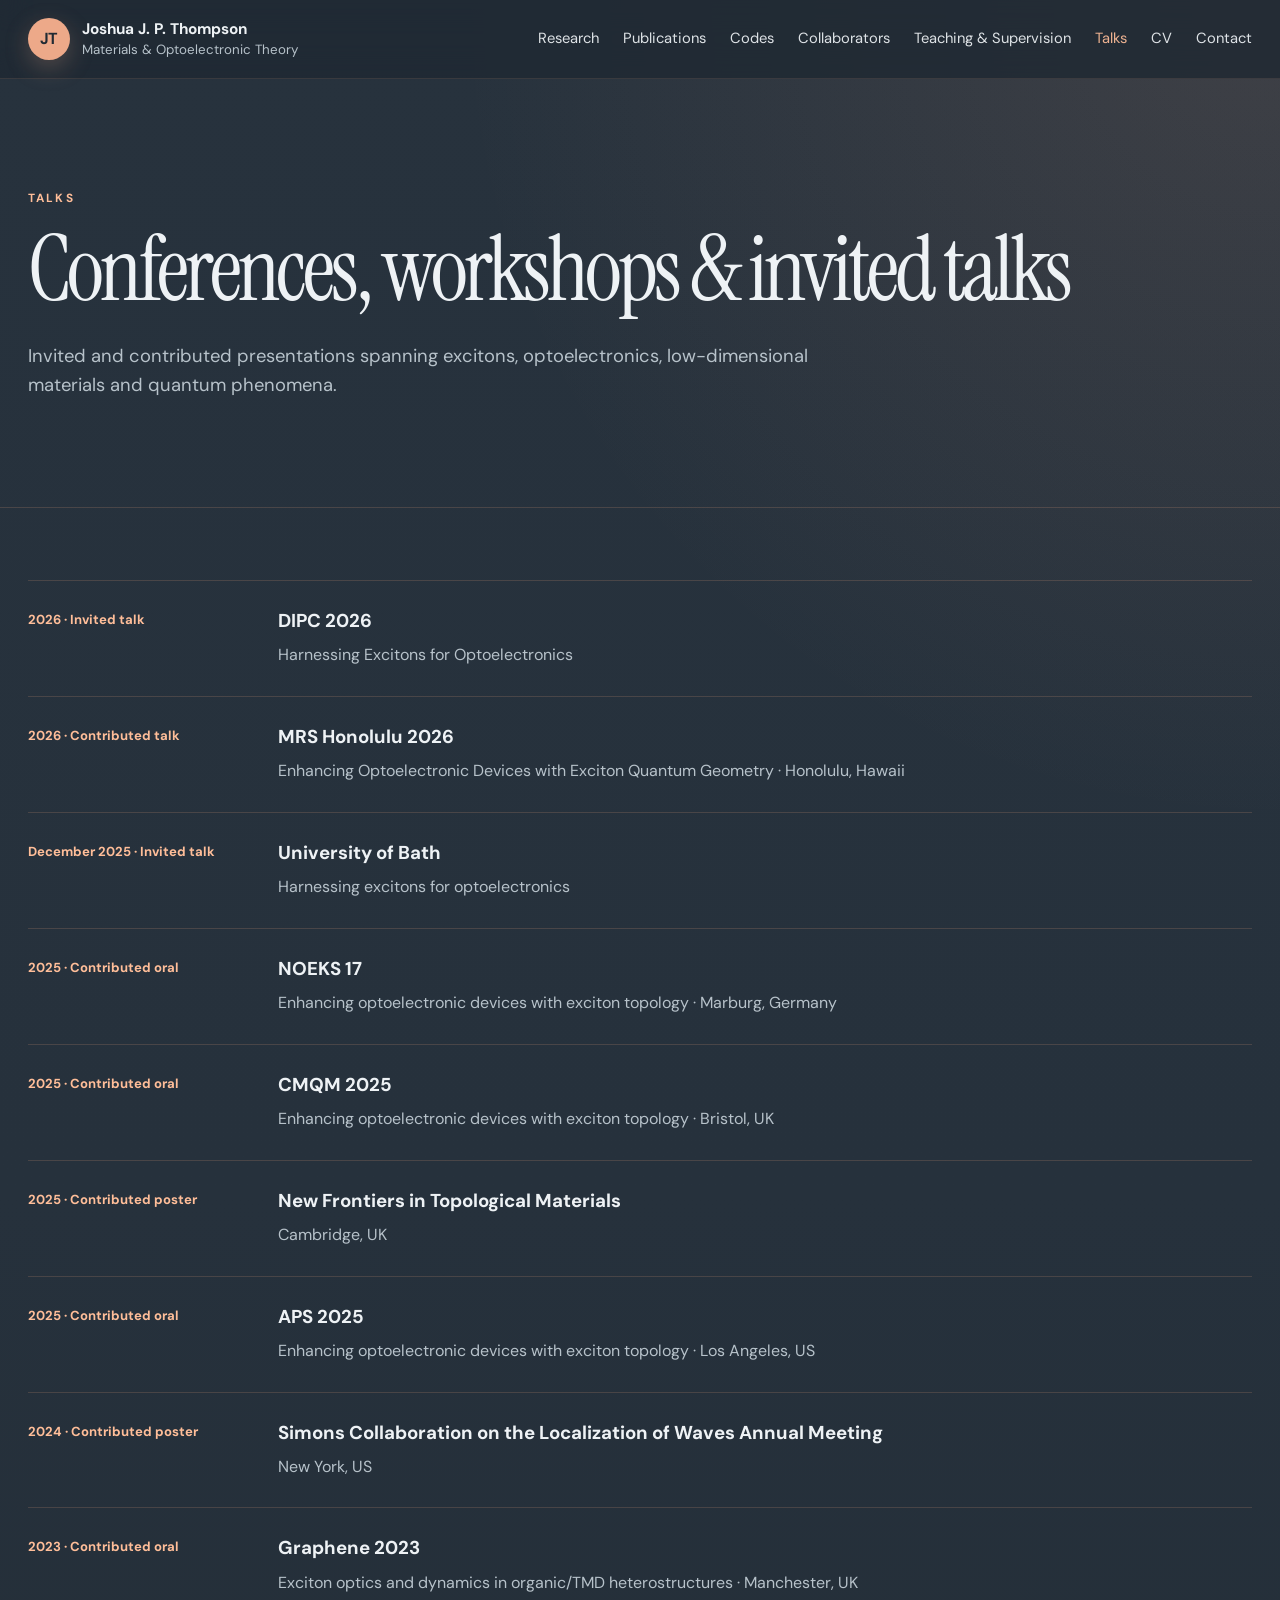
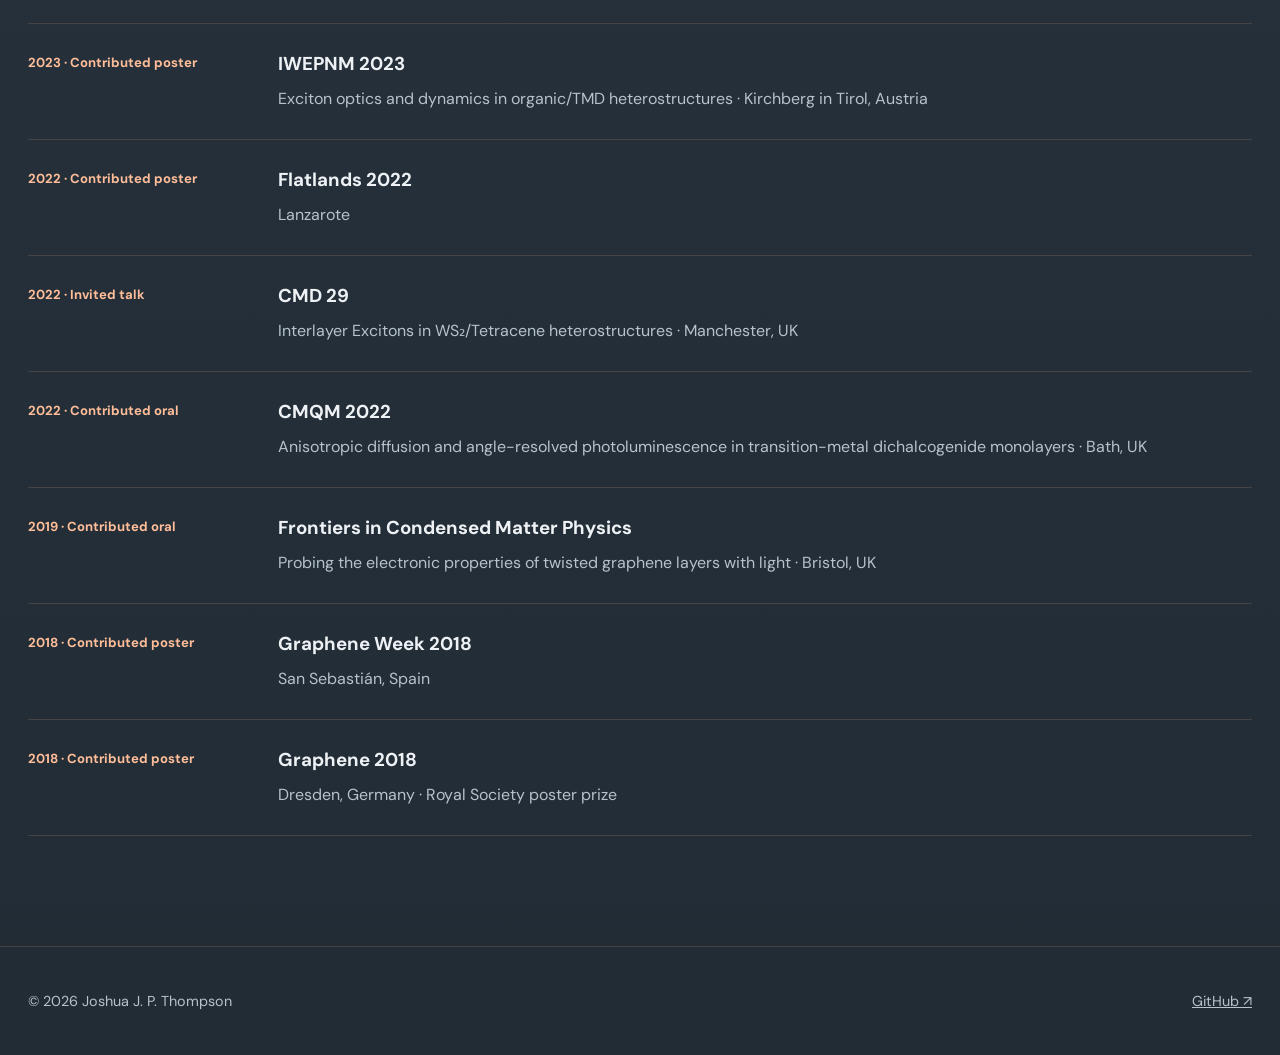
<file: talks.html>
<!DOCTYPE html>
<html lang="en">
<head>
  <meta charset="UTF-8">
  <meta name="viewport" content="width=device-width, initial-scale=1.0">
  <meta name="description" content="Conference talks, posters, workshops and invited presentations by Joshua J. P. Thompson.">
  <meta name="theme-color" content="#27323d">
  <title>Talks | Joshua J. P. Thompson</title>
  <link rel="preconnect" href="https://fonts.googleapis.com">
  <link rel="preconnect" href="https://fonts.gstatic.com" crossorigin>
  <link href="https://fonts.googleapis.com/css2?family=DM+Sans:wght@400;500;600;700&family=Instrument+Serif:ital@0;1&display=swap" rel="stylesheet">
  <link rel="stylesheet" href="style.css">
  <script defer src="script.js"></script>
</head>
<body>
  <header class="site-header">
    <a class="brand" href="index.html" aria-label="Joshua Thompson home">
      <span class="brand-mark">JT</span>
      <span class="brand-copy">
        <strong>Joshua J. P. Thompson</strong>
        <small>Materials &amp; Optoelectronic Theory</small>
      </span>
    </a>
    <button class="menu-button" aria-label="Open navigation" aria-expanded="false">
      <span></span><span></span><span></span>
    </button>
    <nav class="site-nav" aria-label="Primary navigation">
      <a href="research.html">Research</a>
      <a href="publications.html">Publications</a>
      <a href="codes.html">Codes</a>
      <a href="collaborators.html">Collaborators</a>
      <a href="teaching.html">Teaching &amp; Supervision</a>
      <a href="talks.html" class="active" aria-current="page">Talks</a>
      <a href="cv.html">CV</a>
      <a href="contact.html">Contact</a>
    </nav>
  </header>
  <main>
    <section class="page-hero section-wrap">
      <p class="kicker">Talks</p>
      <h1>Conferences, workshops &amp; invited talks</h1>
      <p class="hero-lead">Invited and contributed presentations spanning excitons, optoelectronics, low-dimensional materials and quantum phenomena.</p>
    </section>
    <section class="section section-wrap page-content">
      <div class="timeline">
        <article class="timeline-item"><span class="timeline-label">2026 · Invited talk</span><div><h3>DIPC 2026</h3><p>Harnessing Excitons for Optoelectronics</p></div></article>
        <article class="timeline-item"><span class="timeline-label">2026 · Contributed talk</span><div><h3>MRS Honolulu 2026</h3><p>Enhancing Optoelectronic Devices with Exciton Quantum Geometry · Honolulu, Hawaii</p></div></article>
        <article class="timeline-item"><span class="timeline-label">December 2025 · Invited talk</span><div><h3>University of Bath</h3><p>Harnessing excitons for optoelectronics</p></div></article>
        <article class="timeline-item"><span class="timeline-label">2025 · Contributed oral</span><div><h3>NOEKS 17</h3><p>Enhancing optoelectronic devices with exciton topology · Marburg, Germany</p></div></article>
        <article class="timeline-item"><span class="timeline-label">2025 · Contributed oral</span><div><h3>CMQM 2025</h3><p>Enhancing optoelectronic devices with exciton topology · Bristol, UK</p></div></article>
        <article class="timeline-item"><span class="timeline-label">2025 · Contributed poster</span><div><h3>New Frontiers in Topological Materials</h3><p>Cambridge, UK</p></div></article>
        <article class="timeline-item"><span class="timeline-label">2025 · Contributed oral</span><div><h3>APS 2025</h3><p>Enhancing optoelectronic devices with exciton topology · Los Angeles, US</p></div></article>
        <article class="timeline-item"><span class="timeline-label">2024 · Contributed poster</span><div><h3>Simons Collaboration on the Localization of Waves Annual Meeting</h3><p>New York, US</p></div></article>
        <article class="timeline-item"><span class="timeline-label">2023 · Contributed oral</span><div><h3>Graphene 2023</h3><p>Exciton optics and dynamics in organic/TMD heterostructures · Manchester, UK</p></div></article>
        <article class="timeline-item"><span class="timeline-label">2023 · Contributed poster</span><div><h3>IWEPNM 2023</h3><p>Exciton optics and dynamics in organic/TMD heterostructures · Kirchberg in Tirol, Austria</p></div></article>
        <article class="timeline-item"><span class="timeline-label">2022 · Contributed poster</span><div><h3>Flatlands 2022</h3><p>Lanzarote</p></div></article>
        <article class="timeline-item"><span class="timeline-label">2022 · Invited talk</span><div><h3>CMD 29</h3><p>Interlayer Excitons in WS₂/Tetracene heterostructures · Manchester, UK</p></div></article>
        <article class="timeline-item"><span class="timeline-label">2022 · Contributed oral</span><div><h3>CMQM 2022</h3><p>Anisotropic diffusion and angle-resolved photoluminescence in transition-metal dichalcogenide monolayers · Bath, UK</p></div></article>
        <article class="timeline-item"><span class="timeline-label">2019 · Contributed oral</span><div><h3>Frontiers in Condensed Matter Physics</h3><p>Probing the electronic properties of twisted graphene layers with light · Bristol, UK</p></div></article>
        <article class="timeline-item"><span class="timeline-label">2018 · Contributed poster</span><div><h3>Graphene Week 2018</h3><p>San Sebastián, Spain</p></div></article>
        <article class="timeline-item"><span class="timeline-label">2018 · Contributed poster</span><div><h3>Graphene 2018</h3><p>Dresden, Germany · Royal Society poster prize</p></div></article>
      </div>
    </section>
  </main>
  <footer class="site-footer section-wrap"><p>© <span id="year"></span> Joshua J. P. Thompson</p><p><a href="https://github.com/joshuajpthompson" target="_blank" rel="noopener noreferrer">GitHub ↗</a></p></footer>
</body>
</html>
</file>
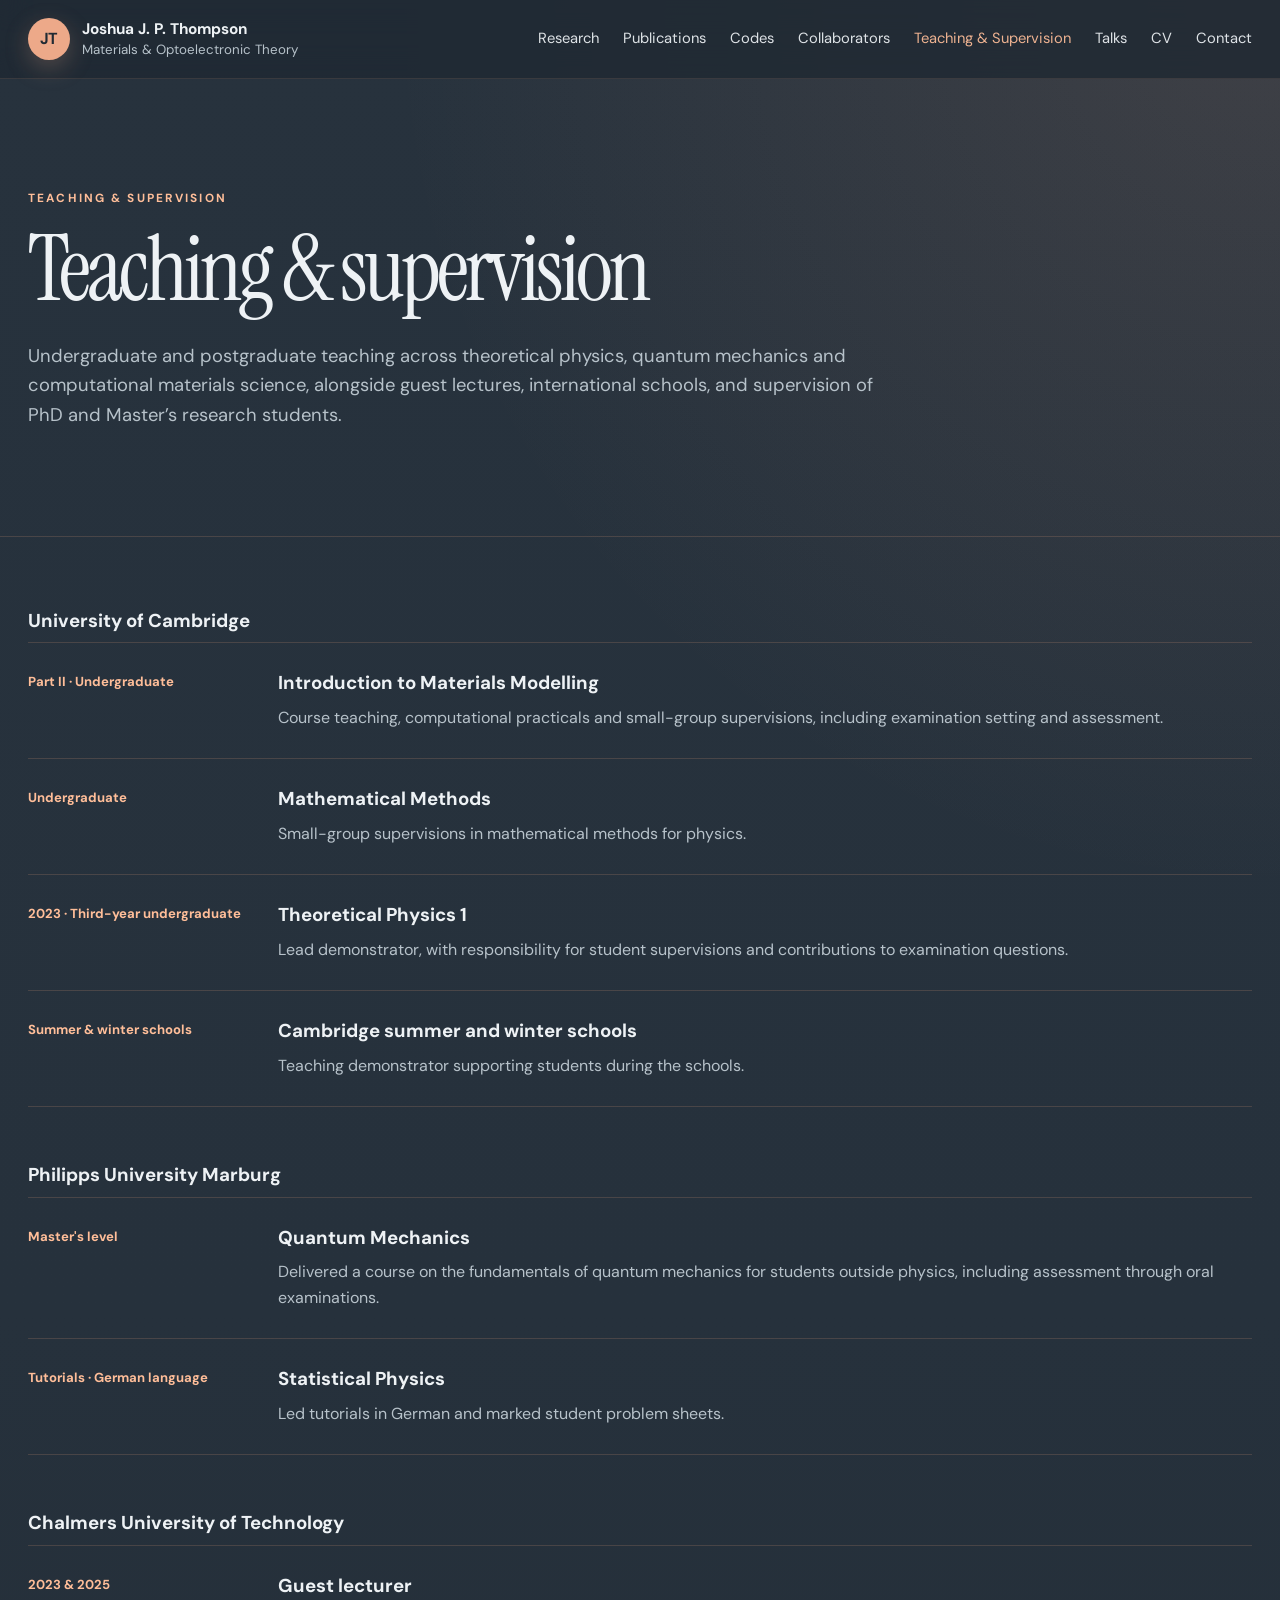
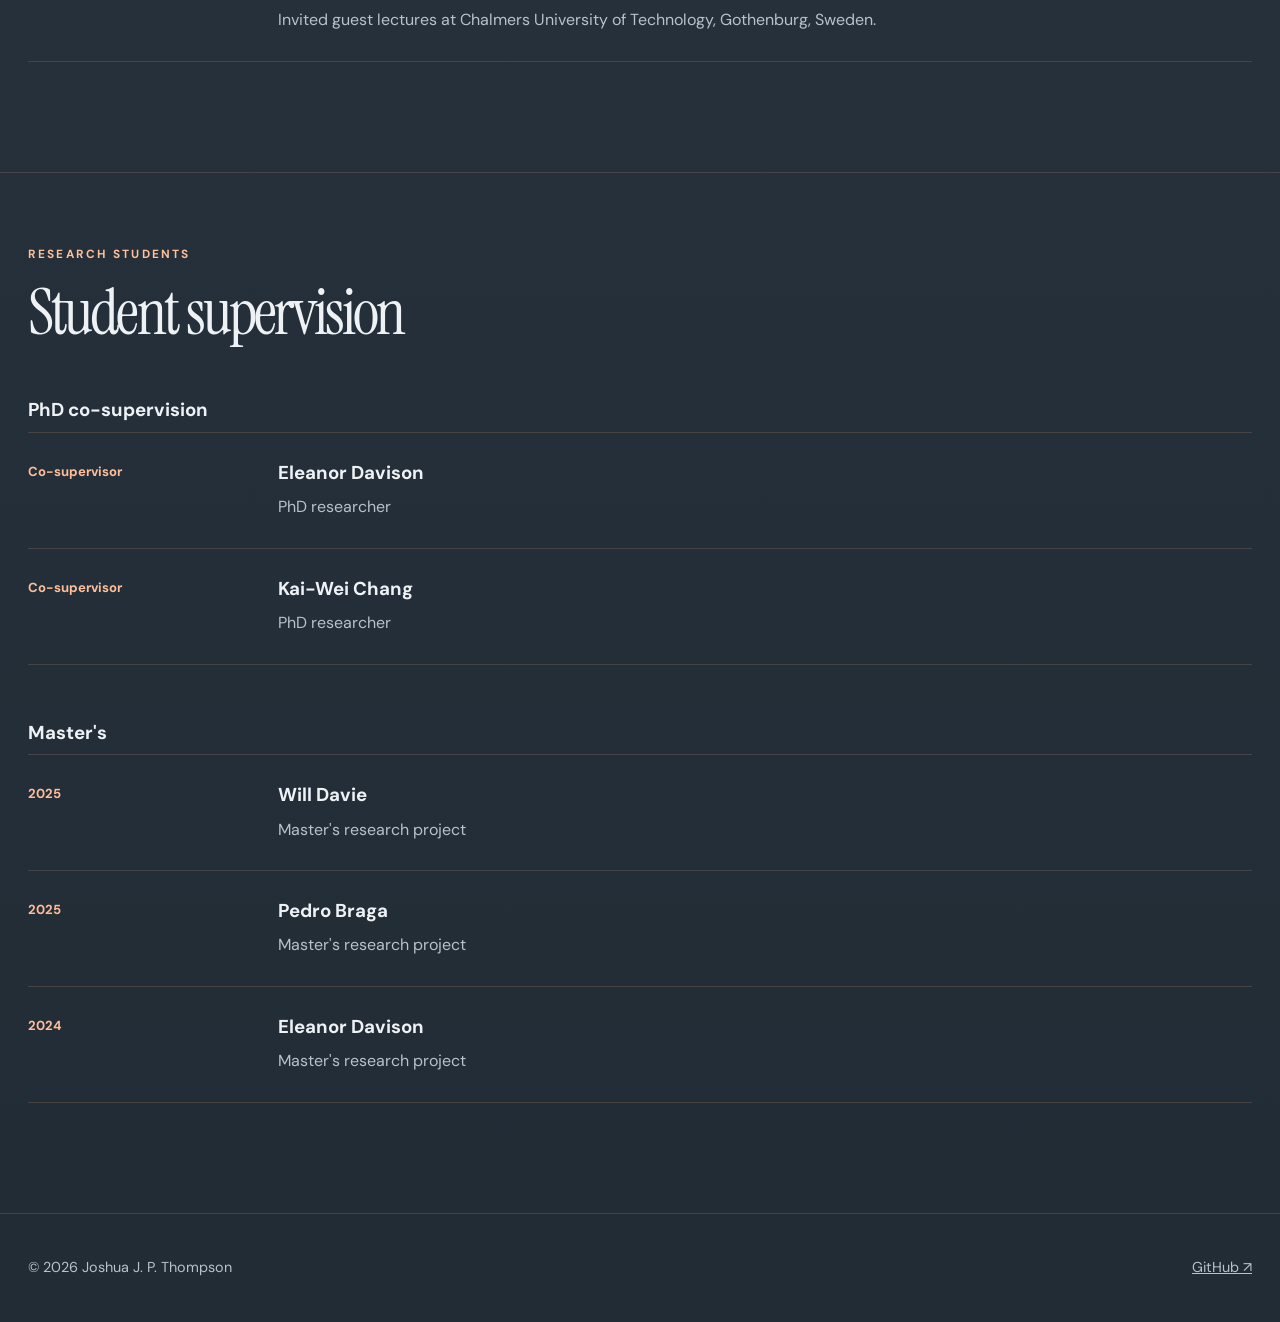
<file: teaching.html>
<!DOCTYPE html>
<html lang="en">
<head>
  <meta charset="UTF-8">
  <meta name="viewport" content="width=device-width, initial-scale=1.0">
  <meta name="description" content="Teaching and student supervision by Joshua J. P. Thompson at Cambridge, Marburg and Chalmers.">
  <meta name="theme-color" content="#27323d">
  <title>Teaching &amp; Supervision | Joshua J. P. Thompson</title>
  <link rel="preconnect" href="https://fonts.googleapis.com">
  <link rel="preconnect" href="https://fonts.gstatic.com" crossorigin>
  <link href="https://fonts.googleapis.com/css2?family=DM+Sans:wght@400;500;600;700&family=Instrument+Serif:ital@0;1&display=swap" rel="stylesheet">
  <link rel="stylesheet" href="style.css">
  <script defer src="script.js"></script>
</head>
<body>
  <header class="site-header">
    <a class="brand" href="index.html" aria-label="Joshua Thompson home">
      <span class="brand-mark">JT</span>
      <span class="brand-copy">
        <strong>Joshua J. P. Thompson</strong>
        <small>Materials &amp; Optoelectronic Theory</small>
      </span>
    </a>
    <button class="menu-button" aria-label="Open navigation" aria-expanded="false">
      <span></span><span></span><span></span>
    </button>
    <nav class="site-nav" aria-label="Primary navigation">
      <a href="research.html">Research</a>
      <a href="publications.html">Publications</a>
      <a href="codes.html">Codes</a>
      <a href="collaborators.html">Collaborators</a>
      <a href="teaching.html" class="active" aria-current="page">Teaching &amp; Supervision</a>
      <a href="talks.html">Talks</a>
      <a href="cv.html">CV</a>
      <a href="contact.html">Contact</a>
    </nav>
  </header>
  <main>
    <section class="page-hero section-wrap">
      <p class="kicker">Teaching &amp; supervision</p>
      <h1>Teaching &amp; supervision</h1>
      <p class="hero-lead">Undergraduate and postgraduate teaching across theoretical physics, quantum mechanics and computational materials science, alongside guest lectures, international schools, and supervision of PhD and Master’s research students.</p>
    </section>
    <section class="section section-wrap page-content" id="teaching">
      <h3 class="pub-subheading">University of Cambridge</h3>
      <div class="timeline">
        <article class="timeline-item"><span class="timeline-label">Part II · Undergraduate</span><div><h3>Introduction to Materials Modelling</h3><p>Course teaching, computational practicals and small-group supervisions, including examination setting and assessment.</p></div></article>
        <article class="timeline-item"><span class="timeline-label">Undergraduate</span><div><h3>Mathematical Methods</h3><p>Small-group supervisions in mathematical methods for physics.</p></div></article>
        <article class="timeline-item"><span class="timeline-label">2023 · Third-year undergraduate</span><div><h3>Theoretical Physics 1</h3><p>Lead demonstrator, with responsibility for student supervisions and contributions to examination questions.</p></div></article>
        <article class="timeline-item"><span class="timeline-label">Summer &amp; winter schools</span><div><h3>Cambridge summer and winter schools</h3><p>Teaching demonstrator supporting students during the schools.</p></div></article>
      </div>
      <h3 class="pub-subheading supervision-subhead">Philipps University Marburg</h3>
      <div class="timeline">
        <article class="timeline-item"><span class="timeline-label">Master's level</span><div><h3>Quantum Mechanics</h3><p>Delivered a course on the fundamentals of quantum mechanics for students outside physics, including assessment through oral examinations.</p></div></article>
        <article class="timeline-item"><span class="timeline-label">Tutorials · German language</span><div><h3>Statistical Physics</h3><p>Led tutorials in German and marked student problem sheets.</p></div></article>
      </div>
      <h3 class="pub-subheading supervision-subhead">Chalmers University of Technology</h3>
      <div class="timeline">
        <article class="timeline-item"><span class="timeline-label">2023 &amp; 2025</span><div><h3>Guest lecturer</h3><p>Invited guest lectures at Chalmers University of Technology, Gothenburg, Sweden.</p></div></article>
      </div>
    </section>
    <section class="section section-wrap page-content" id="supervision" aria-labelledby="supervision-heading">
      <div class="section-head">
        <p class="kicker">Research students</p>
        <h2 id="supervision-heading">Student supervision</h2>
      </div>

      <h3 class="pub-subheading">PhD co-supervision</h3>
      <div class="timeline">
        <article class="timeline-item"><span class="timeline-label">Co-supervisor</span><div><h3>Eleanor Davison</h3><p>PhD researcher</p></div></article>
        <article class="timeline-item"><span class="timeline-label">Co-supervisor</span><div><h3>Kai-Wei Chang</h3><p>PhD researcher</p></div></article>
      </div>
      <h3 class="pub-subheading supervision-subhead">Master's</h3>
      <div class="timeline">
        <article class="timeline-item"><span class="timeline-label">2025</span><div><h3>Will Davie</h3><p>Master's research project</p></div></article>
        <article class="timeline-item"><span class="timeline-label">2025</span><div><h3>Pedro Braga</h3><p>Master's research project</p></div></article>
        <article class="timeline-item"><span class="timeline-label">2024</span><div><h3>Eleanor Davison</h3><p>Master's research project</p></div></article>
      </div>
    </section>
  </main>
  <footer class="site-footer section-wrap"><p>© <span id="year"></span> Joshua J. P. Thompson</p><p><a href="https://github.com/joshuajpthompson" target="_blank" rel="noopener noreferrer">GitHub ↗</a></p></footer>
</body>
</html>
</file>
<file: style.css>
:root {
  --bg: #27323d;
  --bg-soft: #2e3945;
  --panel: #32414d;
  --panel-2: #3a4a58;
  --ink: #eef2f5;
  --muted: #b7c2ca;
  --line: rgba(233, 162, 125, 0.18);
  --accent: #eda989;
  --accent-strong: #ffbe99;
  --shadow: 0 28px 60px rgba(9, 14, 18, 0.28);
  --radius: 28px;
}
* { box-sizing: border-box; }
html { scroll-behavior: smooth; }
body {
  margin: 0;
  background: radial-gradient(circle at top right, rgba(237,169,137,.12), transparent 28%), linear-gradient(180deg,#27323d 0%,#26313c 45%,#222c35 100%);
  color: var(--ink);
  font-family: "DM Sans", system-ui, sans-serif;
  line-height: 1.6;
}
a { color: inherit; }
.site-header {
  position: sticky; top: 0; z-index: 20;
  display: flex; align-items: center; justify-content: space-between; gap: 24px;
  max-width: 1440px; margin: 0 auto; padding: 18px 28px;
  background: rgba(31,41,51,.82); backdrop-filter: blur(16px);
  border-bottom: 1px solid rgba(237,169,137,.12);
}
.brand { display:flex; align-items:center; gap:12px; text-decoration:none; }
.brand-mark { width:42px; height:42px; display:grid; place-items:center; border-radius:50%; background:var(--accent); color:#202a33; font-weight:700; letter-spacing:-.04em; box-shadow:0 8px 24px rgba(237,169,137,.25); }
.brand-copy { display:grid; line-height:1.2; }
.brand-copy strong { font-size:.96rem; }
.brand-copy small { color:var(--muted); margin-top:4px; }
.site-nav { display:flex; gap:24px; align-items:center; }
.site-nav a { text-decoration:none; font-size:.92rem; color:var(--ink); opacity:.92; }
.site-nav a:hover { color:var(--accent); }
.menu-button { display:none; width:42px; height:42px; padding:11px; border:0; border-radius:50%; background:var(--panel); }
.menu-button span { display:block; height:2px; background:white; margin:4px 0; }
.section-wrap { max-width:1440px; margin:0 auto; padding-left:28px; padding-right:28px; }
.section { padding-top:110px; padding-bottom:110px; border-bottom:1px solid var(--line); }
.hero { min-height:78vh; display:grid; grid-template-columns:1.05fr .95fr; gap:72px; align-items:center; padding-top:76px; padding-bottom:100px; }
.kicker { margin:0 0 18px; color:var(--accent-strong); text-transform:uppercase; letter-spacing:.18em; font-size:.74rem; font-weight:700; }
.kicker-warm { color:var(--accent-strong); }
h1,h2 { margin:0; font-family:"Instrument Serif",Georgia,serif; font-weight:400; line-height:.98; letter-spacing:-.045em; }
h1 { font-size:clamp(4rem,7vw,7.5rem); }
h2 { font-size:clamp(3rem,5vw,5rem); }
h3 { margin:0 0 10px; line-height:1.25; }
.hero-lead { max-width:760px; margin:28px 0 34px; color:var(--muted); font-size:1.15rem; }
.button-row,.cv-actions { display:flex; gap:14px; flex-wrap:wrap; }
.button { display:inline-flex; min-height:46px; padding:0 18px; align-items:center; justify-content:center; border-radius:999px; text-decoration:none; font-weight:600; font-size:.92rem; transition:.2s ease; }
.button-dark { background:var(--accent); color:#1f2730; }
.button-dark:hover { background:var(--accent-strong); transform:translateY(-1px); }
.button-light { border:1px solid rgba(237,169,137,.28); background:rgba(255,255,255,.03); color:var(--ink); }
.button-light:hover { border-color:var(--accent); background:rgba(255,255,255,.05); }
.button-warm { background:var(--accent-strong); color:#1f2730; }
.disabled-link { cursor:default; pointer-events:none; opacity:.82; }
.hero-art { min-height:560px; position:relative; overflow:hidden; border-radius:34px; box-shadow:var(--shadow); background-color:#2b3640; }
.hero-photo { background-image:url("assets/hero-art.svg"); background-size:cover; background-position:center center; }
.hero-photo-overlay { position:absolute; inset:0; background:linear-gradient(180deg,rgba(28,36,45,.18) 0%,rgba(28,36,45,.32) 55%,rgba(20,27,33,.62) 100%); }
.art-caption { position:absolute; left:36px; bottom:34px; color:white; z-index:1; }
.art-caption span { display:block; font-size:.72rem; text-transform:uppercase; letter-spacing:.16em; opacity:.72; }
.art-caption strong { display:block; margin-top:8px; font-family:"Instrument Serif",Georgia,serif; font-size:2.5rem; line-height:.95; font-weight:400; }
.statement-band { padding:34px 28px; border-top:1px solid var(--line); border-bottom:1px solid var(--line); background:rgba(255,255,255,.02); }
.statement-band p { max-width:1100px; margin:0 auto; text-align:center; font-family:"Instrument Serif",Georgia,serif; font-size:clamp(1.8rem,3.2vw,3rem); line-height:1.15; }
.statement-band em { color:var(--accent-strong); font-style:italic; }
.section-head { margin-bottom:54px; }
.split-head { display:grid; grid-template-columns:1.1fr .9fr; gap:70px; align-items:end; }
.split-head>p,.quiet p { margin:0; color:var(--muted); max-width:620px; }
.inverse>p { color:rgba(255,255,255,.72); }
.publication-head { display:flex; justify-content:space-between; gap:30px; align-items:end; }
.quiet { display:grid; gap:16px; justify-items:start; }
.research-grid { display:grid; grid-template-columns:repeat(2,1fr); gap:20px; }
.research-card { min-height:260px; padding:28px; background:rgba(255,255,255,.03); border:1px solid rgba(237,169,137,.14); border-radius:var(--radius); backdrop-filter:blur(6px); }
.research-card .number { color:var(--accent-strong); font-size:.78rem; font-weight:700; }
.research-card h3 { margin-top:70px; font-size:1.35rem; }
.research-card p { margin:0; color:var(--muted); max-width:560px; }
.publication-list { border-top:1px solid var(--line); }
.publication-item { display:grid; grid-template-columns:280px 1fr; gap:36px; padding:32px 0; border-bottom:1px solid var(--line); }
.publication-meta { color:var(--accent-strong); font-size:.85rem; font-weight:600; }
.publication-meta a { text-decoration:none; border-bottom:1px solid rgba(237,169,137,.3); }
.publication-item h3 { font-size:1.45rem; }
.publication-item p { margin:0; color:var(--muted); max-width:780px; }
.codes-section { background:linear-gradient(145deg,rgba(23,31,39,.88),rgba(30,39,48,.92)); }
.code-showcase { display:grid; grid-template-columns:.95fr 1.05fr; gap:26px; align-items:stretch; }
.code-copy { padding:34px; border:1px solid rgba(237,169,137,.14); border-radius:var(--radius); background:rgba(255,255,255,.03); }
.code-copy h3 { font-size:1.6rem; }
.code-copy p { color:rgba(255,255,255,.72); }
.code-status { font-size:.76rem; text-transform:uppercase; letter-spacing:.14em; color:var(--accent-strong)!important; font-weight:700; }
.terminal { overflow:hidden; border-radius:var(--radius); background:#161d24; box-shadow:var(--shadow); border:1px solid rgba(237,169,137,.08); }
.terminal-top { height:42px; display:flex; align-items:center; gap:7px; padding:0 16px; border-bottom:1px solid rgba(255,255,255,.08); }
.terminal-top span { width:10px; height:10px; border-radius:50%; background:rgba(255,255,255,.28); }
.terminal pre { margin:0; padding:30px; overflow:auto; color:#d8e1e5; font-size:.9rem; line-height:1.65; }
.code-grid { display:grid; grid-template-columns:repeat(3,1fr); gap:18px; margin-top:24px; }
.code-grid article { padding:24px; border-top:1px solid rgba(237,169,137,.18); }
.code-grid span { color:var(--accent-strong); font-size:.76rem; font-weight:700; }
.code-grid h3 { margin-top:35px; }
.code-grid p { margin:0; color:rgba(255,255,255,.67); }
.timeline { border-top:1px solid var(--line); }
.timeline-item { display:grid; grid-template-columns:220px 1fr; gap:30px; padding:28px 0; border-bottom:1px solid var(--line); }
.timeline-label { color:var(--accent-strong); font-weight:700; font-size:.82rem; }
.timeline-item p { margin:0; color:var(--muted); }
.cv-panel { padding:42px; display:grid; grid-template-columns:1fr auto; gap:50px; align-items:start; border-radius:32px; background:rgba(255,255,255,.03); border:1px solid rgba(237,169,137,.14); box-shadow:var(--shadow); }
.cv-panel>div:first-child p { color:var(--muted); max-width:760px; }
.cv-timeline { margin-top:26px; display:grid; gap:16px; }
.cv-item { display:grid; grid-template-columns:140px 1fr; gap:20px; align-items:start; padding:18px 0; border-top:1px solid rgba(237,169,137,.12); }
.cv-years { color:var(--accent-strong); font-weight:700; font-size:.95rem; }
.cv-item p { margin:0; color:var(--muted); }
.contact-section { background:linear-gradient(180deg,rgba(37,47,57,.9),rgba(30,39,48,.92)); }
.contact-grid { display:grid; grid-template-columns:1.1fr .9fr; gap:70px; align-items:end; }
.contact-copy>p { color:rgba(255,255,255,.74); }
.contact-links { display:grid; gap:10px; margin-top:24px; }
.contact-links a,.contact-links span { color:white; text-decoration:none; }
.contact-links a:hover { color:var(--accent-strong); }
.site-footer { display:flex; justify-content:space-between; gap:20px; padding-top:28px; padding-bottom:28px; color:var(--muted); font-size:.9rem; }
@media(max-width:980px){
  .hero,.split-head,.code-showcase,.contact-grid{grid-template-columns:1fr}
  .hero{gap:40px}.hero-art{min-height:460px}.publication-item{grid-template-columns:1fr;gap:10px}.cv-panel{grid-template-columns:1fr}.code-grid{grid-template-columns:1fr}
}
@media(max-width:760px){
  .site-header{padding-left:18px;padding-right:18px}.brand-copy small{display:none}.menu-button{display:block}
  .site-nav{display:none;position:absolute;top:74px;left:18px;right:18px;flex-direction:column;align-items:stretch;padding:18px;border-radius:18px;background:var(--bg-soft);border:1px solid rgba(237,169,137,.14);box-shadow:var(--shadow)}
  .site-nav.open{display:flex}.site-nav a{padding:8px 2px}.section-wrap{padding-left:18px;padding-right:18px}.section{padding-top:78px;padding-bottom:78px}
  .hero{min-height:auto;padding-top:56px;padding-bottom:70px}h1{font-size:clamp(3.4rem,16vw,5.6rem)}h2{font-size:clamp(2.8rem,13vw,4.6rem)}.hero-art{min-height:390px}.research-grid{grid-template-columns:1fr}.publication-head{display:block}.quiet{margin-top:18px}.timeline-item,.cv-item{grid-template-columns:1fr;gap:8px}.cv-panel{padding:28px}.site-footer{flex-direction:column;gap:4px}
}

/* Multi-page layout */
.site-nav a.active,
.site-nav a[aria-current="page"] {
  color: var(--accent-strong);
}
.page-hero {
  padding-top: 110px;
  padding-bottom: 72px;
  border-bottom: 1px solid var(--line);
}
.page-hero h1 {
  max-width: 1050px;
}
.page-hero .hero-lead {
  max-width: 860px;
}
.page-content {
  padding-top: 72px;
}
.publications-subhead {
  margin-top: 96px;
}
.supervision-subhead {
  margin-top: 56px;
}
.page-link-grid {
  display: grid;
  grid-template-columns: repeat(4, 1fr);
  gap: 18px;
}
.page-link-card {
  min-height: 190px;
  padding: 24px;
  border: 1px solid rgba(237,169,137,.14);
  border-radius: 24px;
  background: rgba(255,255,255,.03);
  text-decoration: none;
  transition: .2s ease;
}
.page-link-card:hover {
  transform: translateY(-2px);
  border-color: rgba(237,169,137,.42);
  background: rgba(255,255,255,.05);
}
.page-link-card span {
  color: var(--accent-strong);
  font-size: .78rem;
  font-weight: 700;
}
.page-link-card h3 {
  margin-top: 50px;
  font-size: 1.3rem;
}
.page-link-card p {
  margin: 0;
  color: var(--muted);
}
.research-figure {
  margin: 18px 0 20px;
  min-height: 230px;
  display: flex;
  align-items: center;
  justify-content: center;
  overflow: hidden;
  border-radius: 18px;
  background: rgba(255,255,255,.035);
  border: 1px solid rgba(237,169,137,.10);
  padding: 12px;
}
.research-figure img {
  display: block;
  width: auto;
  max-width: 100%;
  height: auto;
  max-height: 300px;
  object-fit: contain;
}
.research-card.has-figure h3 {
  margin-top: 18px;
}
@media(max-width:1100px){
  .page-link-grid{grid-template-columns:repeat(2,1fr)}
}
@media(max-width:760px){
  .page-hero{padding-top:72px;padding-bottom:54px}
  .page-link-grid{grid-template-columns:1fr}
  .research-figure{min-height:180px}
}

/* Show a compact, accessible navigation menu at intermediate widths. */
@media (min-width:761px) and (max-width:1199px) {
  .menu-button { display:block; flex-shrink:0; }
  .site-nav {
    display:none; position:absolute; top:74px; left:28px; right:28px;
    flex-direction:column; align-items:stretch; gap:8px; padding:18px;
    border-radius:18px; background:var(--bg-soft);
    border:1px solid rgba(237,169,137,.14); box-shadow:var(--shadow);
  }
  .site-nav.open { display:flex; }
  .site-nav a { padding:8px 2px; }
}

/* Clickable research overview cards */
.research-card-link {
  display: block;
  color: inherit;
  text-decoration: none;
  transition: transform .2s ease, border-color .2s ease, background .2s ease, box-shadow .2s ease;
}
.research-card-link:hover {
  transform: translateY(-4px);
  border-color: rgba(237,169,137,.46);
  background: rgba(255,255,255,.055);
  box-shadow: 0 18px 36px rgba(9,14,18,.18);
}
.research-card-link:focus-visible,
.research-topic-nav a:focus-visible,
.research-back-link:focus-visible,
.research-paper-list a:focus-visible {
  outline: 3px solid var(--accent-strong);
  outline-offset: 4px;
}
.research-card-cta {
  display: inline-flex;
  align-items: center;
  gap: 8px;
  margin-top: 24px;
  color: var(--accent-strong);
  font-weight: 700;
  font-size: .9rem;
}
.research-card-link:hover .research-card-cta { text-decoration: underline; }

/* Expanded research topic pages */
.research-back-link {
  display: inline-block;
  margin-bottom: 25px;
  color: var(--accent-strong);
  font-size: .9rem;
  font-weight: 600;
  text-decoration: none;
}
.research-back-link:hover { text-decoration: underline; }
.research-detail-header h1 { max-width: 1120px; }
.research-detail-header .hero-lead { max-width: 900px; }
.research-detail-section { padding-top: 68px; }
.research-detail-layout {
  display: grid;
  grid-template-columns: minmax(0, 260px) minmax(0, 1fr);
  gap: clamp(28px, 4vw, 64px);
  align-items: start;
}
.research-detail-aside {
  width: 100%;
  max-width: 260px;
  padding: 12px;
  border-radius: var(--radius);
  background: rgba(255,255,255,.03);
  border: 1px solid rgba(237,169,137,.14);
}
.research-detail-aside figure { margin: 0; }
.research-detail-aside img {
  display: block;
  width: 100%;
  height: auto;
  max-height: 220px;
  object-fit: contain;
  border-radius: 16px;
}
.research-detail-aside figcaption {
  padding: 14px 8px 4px;
  font-size: .83rem;
  color: var(--muted);
}
.research-detail-body h2 { margin: 0 0 28px; font-size: clamp(2.2rem, 3vw, 3.2rem); }
.research-detail-body p {
  max-width: 800px;
  margin: 0 0 22px;
  color: var(--muted);
  font-size: 1.08rem;
  line-height: 1.85;
}
.research-publications { padding-top: 72px; }
.research-publications .section-head { margin-bottom: 35px; }
.research-publications h2 { font-size: clamp(2.5rem, 4vw, 4.3rem); }
.research-paper-list {
  list-style: none;
  margin: 0 0 36px;
  padding: 0;
  border-top: 1px solid var(--line);
}
.research-paper-list li {
  display: grid;
  grid-template-columns: minmax(170px, 230px) 1fr;
  gap: 20px 38px;
  padding: 25px 0;
  border-bottom: 1px solid var(--line);
}
.research-paper-meta {
  color: var(--accent-strong);
  font-size: .84rem;
  font-weight: 700;
}
.research-paper-list h3 { margin: 0 0 7px; font-size: 1.22rem; }
.research-paper-list h3 a { text-decoration: none; }
.research-paper-list h3 a:hover { color: var(--accent-strong); }
.research-paper-list p { color: var(--muted); margin: 0 0 9px; }
.research-paper-link {
  color: var(--accent-strong);
  text-decoration: none;
  font-weight: 600;
  font-size: .88rem;
}
.research-paper-link:hover { text-decoration: underline; }
.research-more-publications { margin-top: 28px; }
.research-topic-nav {
  display: flex;
  flex-wrap: wrap;
  gap: 12px;
  padding: 36px 0 0;
  border-top: 1px solid var(--line);
}
.research-topic-nav a {
  display: inline-flex;
  padding: 10px 17px;
  border: 1px solid rgba(237,169,137,.3);
  border-radius: 999px;
  text-decoration: none;
  font-size: .88rem;
}
.research-topic-nav a:hover { border-color: var(--accent-strong); color: var(--accent-strong); }
@media (max-width: 900px) {
  .research-detail-layout { grid-template-columns: 1fr; }
  .research-detail-aside { max-width: 260px; }
}
@media (max-width: 760px) {
  .research-paper-list li { grid-template-columns: 1fr; gap: 9px; }
  .research-detail-body p { font-size: 1rem; }
  .research-publications { padding-top: 55px; }
}
@media (prefers-reduced-motion: reduce) {
  .research-card-link { transition: none; }
  .research-card-link:hover { transform: none; }
}

/* Press coverage on each research topic, above the publications */
.research-press {
  padding-top: 76px;
}
.research-press .section-head {
  margin-bottom: 32px;
}
.research-press h2 {
  font-size: clamp(2.5rem, 4vw, 4.3rem);
}
.research-press-list {
  list-style: none;
  padding: 0;
  margin: 0;
  border-top: 1px solid var(--line);
}
.research-press-list li {
  padding: 24px 0;
  border-bottom: 1px solid var(--line);
}
.research-press-meta {
  display: block;
  color: var(--accent-strong);
  font-size: .83rem;
  font-weight: 700;
  margin-bottom: 9px;
}
.research-press-list h3 {
  font-size: 1.22rem;
  margin-bottom: 8px;
}
.research-press-list h3 a {
  text-decoration: none;
}
.research-press-list h3 a:hover {
  color: var(--accent-strong);
}
.research-press-list p {
  max-width: 810px;
  margin: 0 0 9px;
  color: var(--muted);
}
.research-press-list a:focus-visible {
  outline: 3px solid var(--accent-strong);
  outline-offset: 4px;
}
@media (max-width: 760px) {
  .research-press { padding-top: 52px; }
}
</file>
